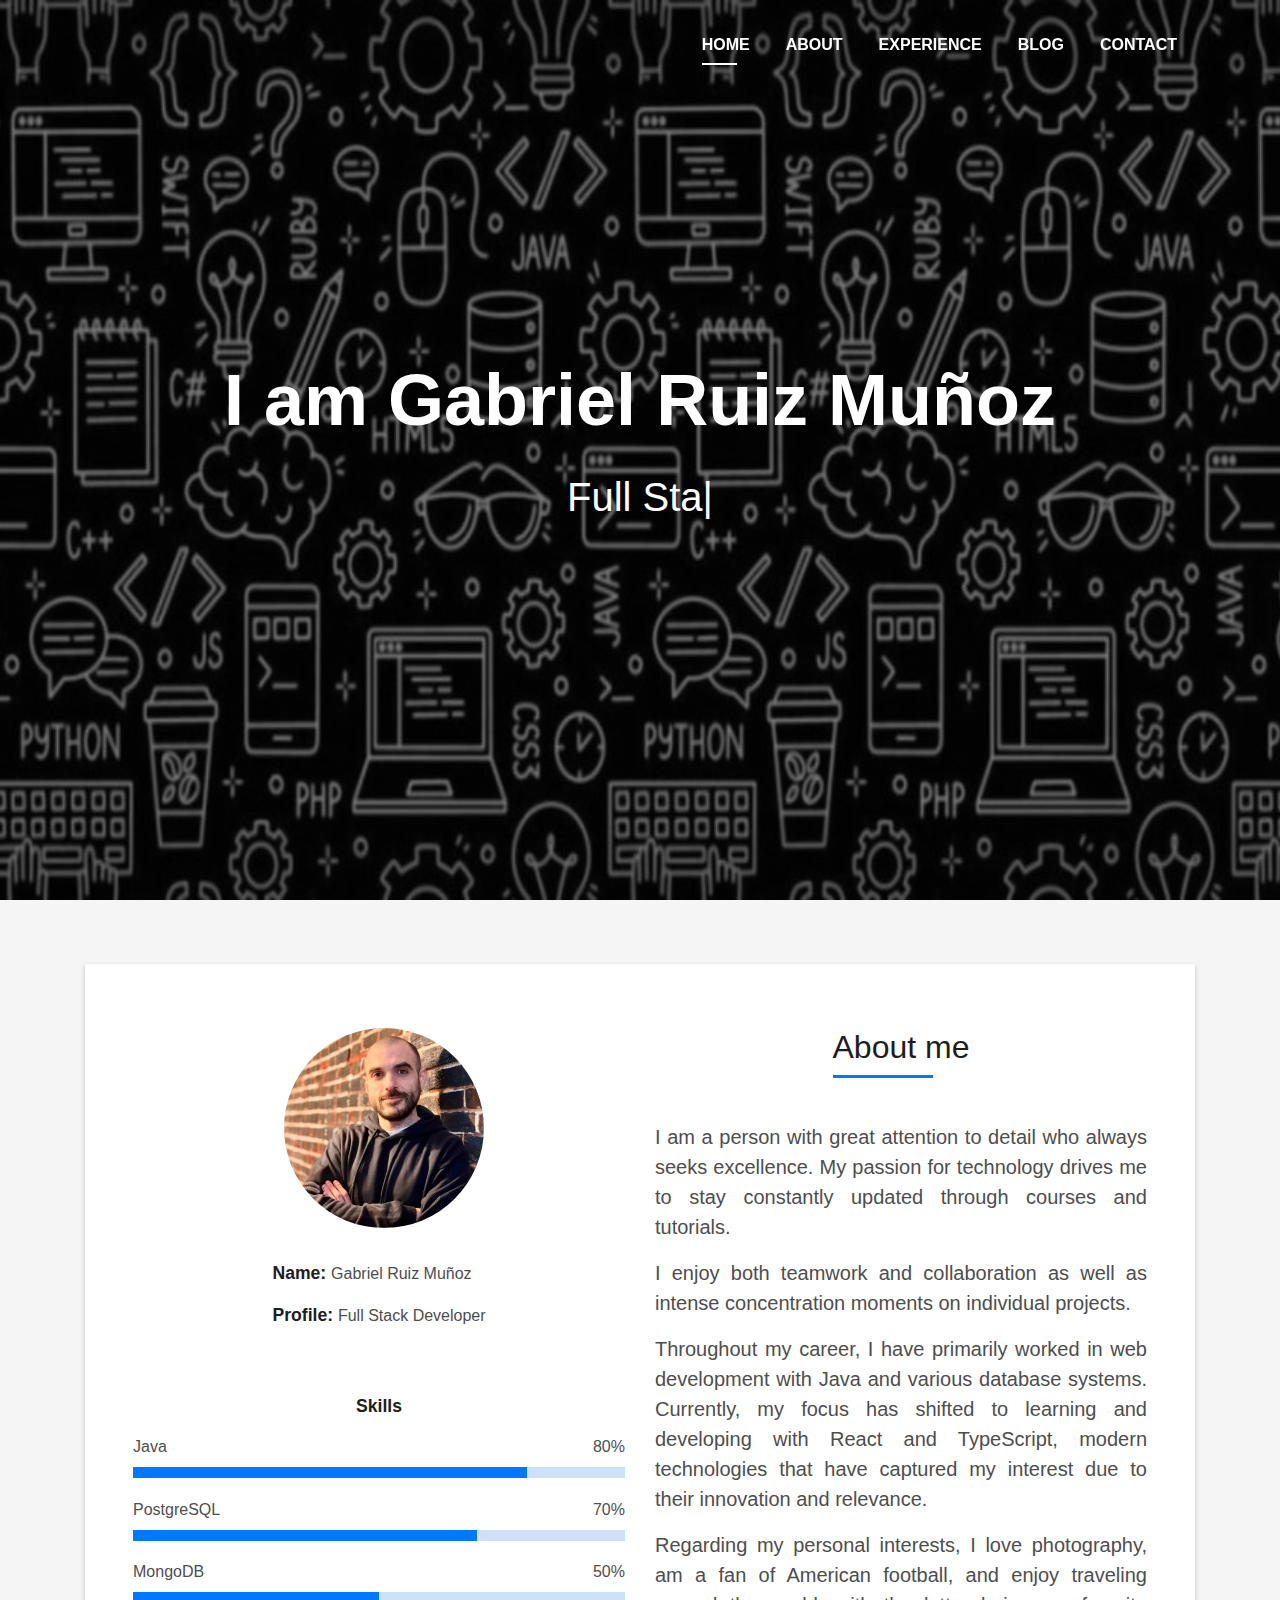
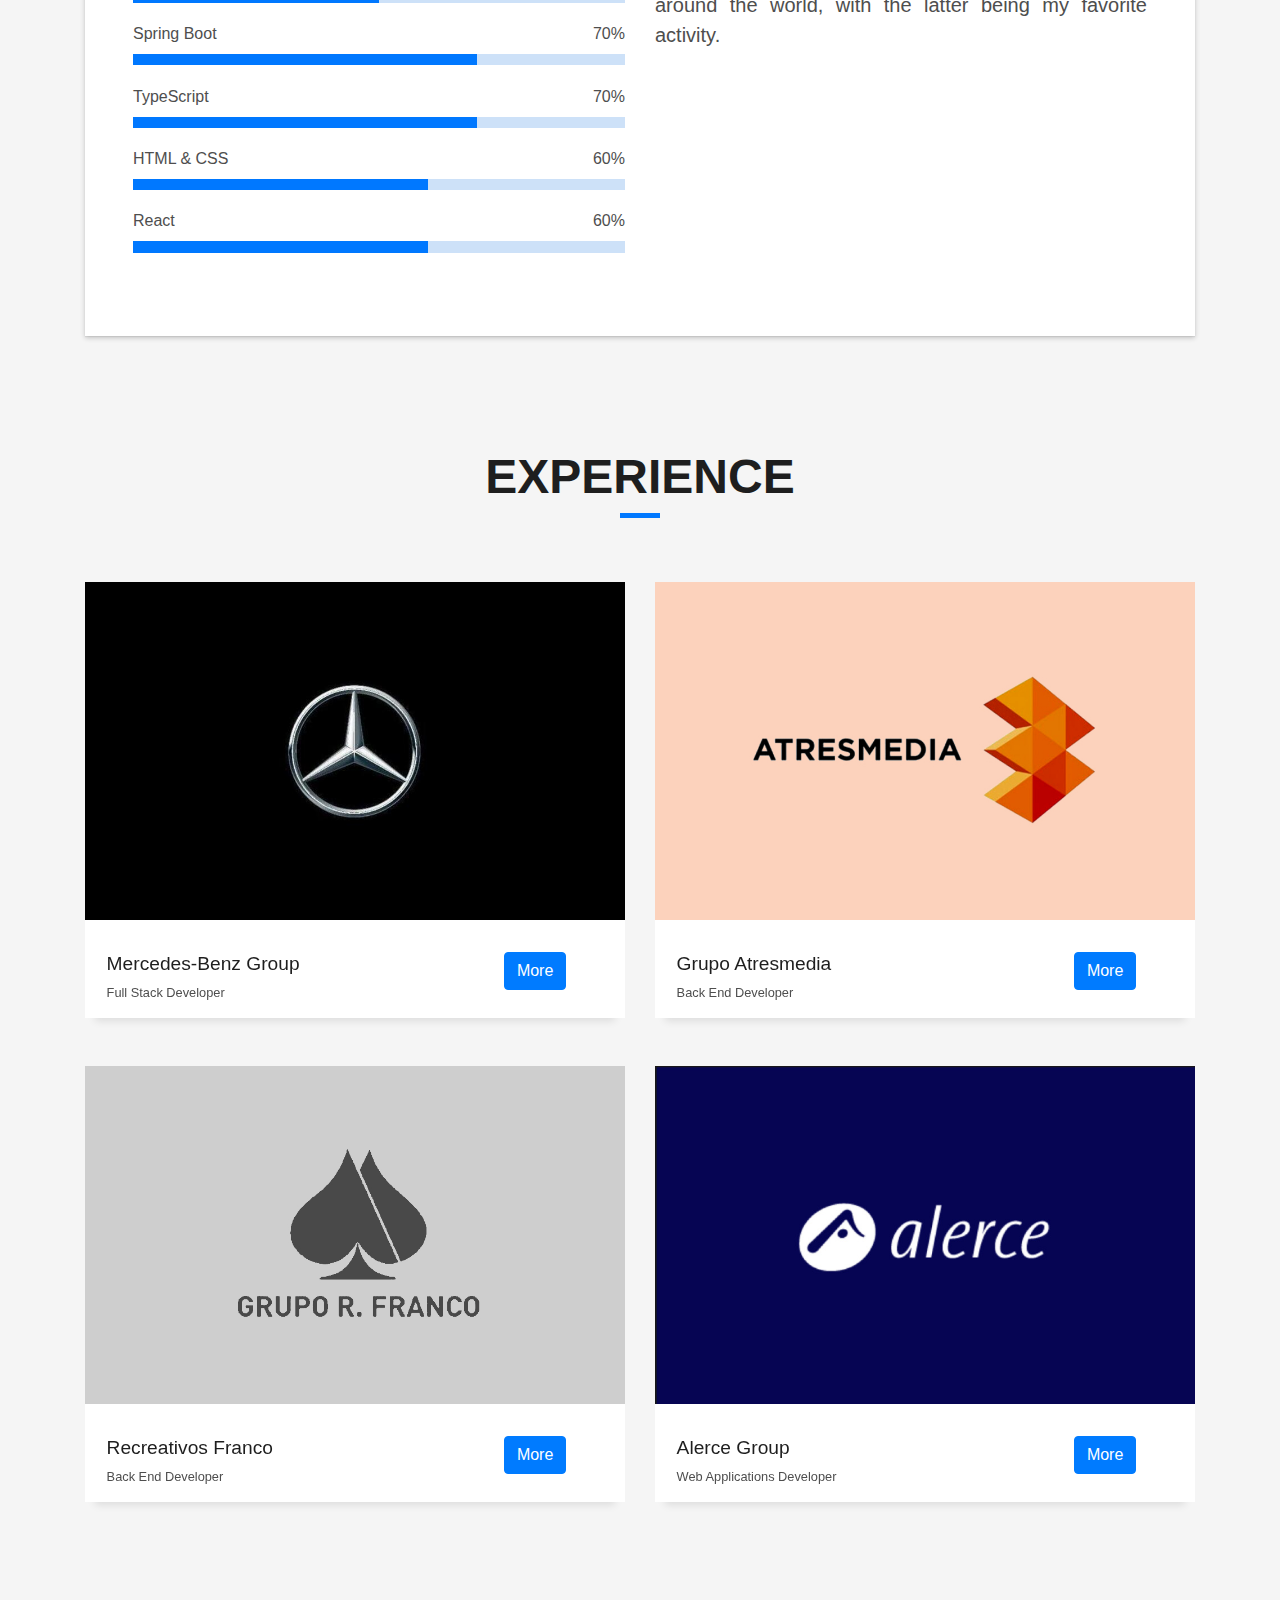
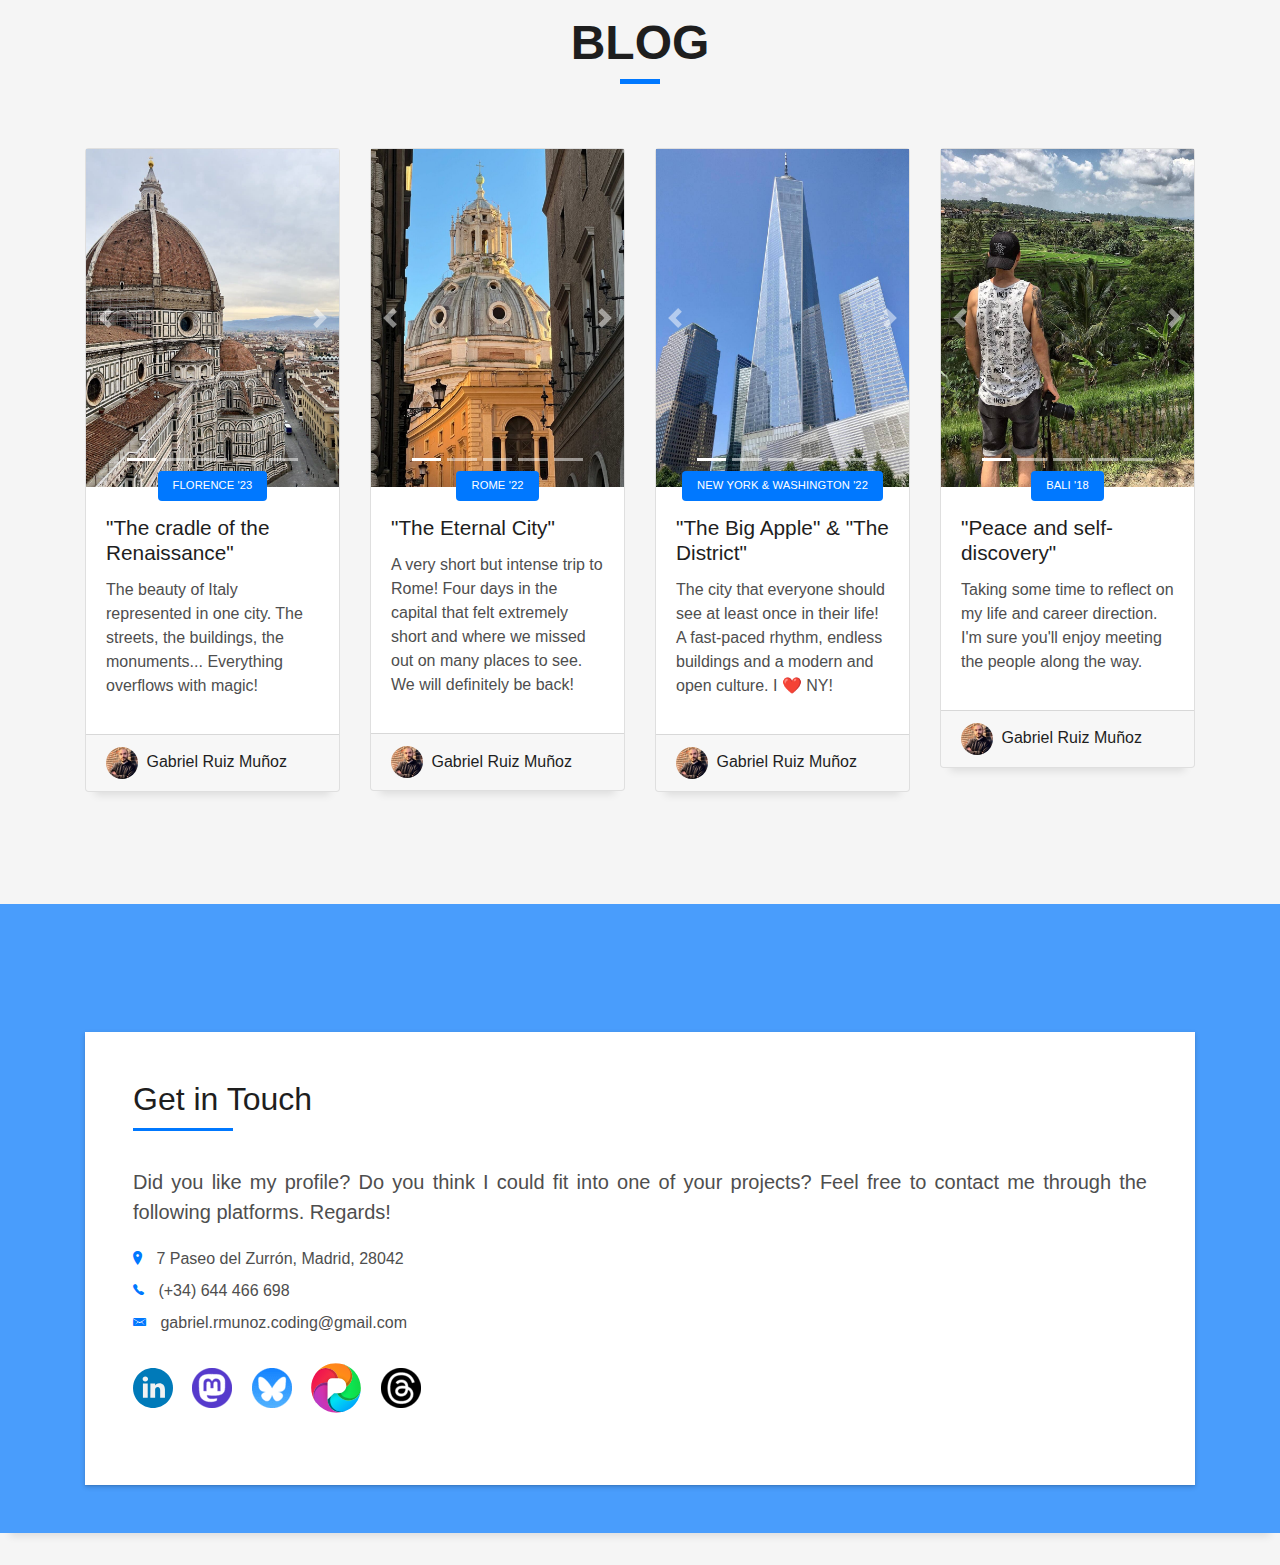
<file: index.html>
<!DOCTYPE html>
<html lang="en">
  <head>
    <meta charset="utf-8">
    <title>CV Gabriel Ruiz Muñoz</title>
    <meta content="width=device-width, initial-scale=1.0" name="viewport">
    <meta content="" name="keywords">
    <meta content="" name="description">
    <!-- Favicons -->
    <link href="img/favicon.png" rel="icon">
    <link href="img/apple-touch-icon.png" rel="apple-touch-icon">
    <!-- Bootstrap CSS File -->
    <link href="lib/bootstrap/css/bootstrap.min.css" rel="stylesheet">
    <!-- Libraries CSS Files -->
    <link href="lib/font-awesome/css/font-awesome.min.css" rel="stylesheet">
    <link href="lib/animate/animate.min.css" rel="stylesheet">
    <link href="lib/ionicons/css/ionicons.min.css" rel="stylesheet">
    <link href="lib/owlcarousel/assets/owl.carousel.min.css" rel="stylesheet">
    <link href="lib/lightbox/css/lightbox.min.css" rel="stylesheet">
    <!-- Main Stylesheet File -->
    <link href="css/style.css" rel="stylesheet">
  </head>
  <body id="page-top">
    <!--/ Nav Star /-->
    <nav class="navbar navbar-b navbar-trans navbar-expand-md fixed-top" id="mainNav">
      <div class="container">
        <button class="navbar-toggler collapsed" type="button" data-toggle="collapse" data-target="#navbarDefault" aria-controls="navbarDefault" aria-expanded="false" aria-label="Toggle navigation">
          <span></span>
          <span></span>
          <span></span>
        </button>
        <div class="navbar-collapse collapse justify-content-end" id="navbarDefault">
          <ul class="navbar-nav">
            <li class="nav-item">
              <a class="nav-link js-scroll active" href="#home">Home</a>
            </li>
            <li class="nav-item">
              <a class="nav-link js-scroll" href="#about">About</a>
            </li>
            <li class="nav-item">
              <a class="nav-link js-scroll" href="#work">Experience</a>
            </li>
            <li class="nav-item">
              <a class="nav-link js-scroll" href="#blog">Blog</a>
            </li>
            <li class="nav-item">
              <a class="nav-link js-scroll" href="#contact">Contact</a>
            </li>
          </ul>
        </div>
      </div>
    </nav>
    <!--/ Nav End /-->
    <!--/ Intro Skew Star /-->
    <div id="home" class="intro route bg-image" style="background-image: url(img/header.jpg)">
      <div class="overlay-itro"></div>
      <div class="intro-content display-table">
        <div class="table-cell">
          <div class="container">
            <h1 class="intro-title mb-4">I am Gabriel Ruiz Muñoz</h1>
            <p class="intro-subtitle">
              <span class="text-slider-items">Full Stack Developer, Back End Developer, Front End Developer, Amateur Photographer</span>
              <strong class="text-slider"></strong>
            </p>
          </div>
        </div>
      </div>
    </div>
    <!--/ Intro Skew End /-->
    <section id="about" class="about-mf sect-pt4 route">
      <div class="container">
        <div class="row">
          <div class="col-sm-12">
            <div class="box-shadow-full">
              <div class="row">
                <div class="col-md-6">
                  <div class="row">
                    <div class="col-12 flex-center">
                      <div class="about-img">
                        <img src="img/profile.jpeg" alt="" class="rounded-circle b-shadow-a">
                      </div>
                    </div>
                    <div class="col-12 flex-center">
                      <div>
                        <p>
                          <span class="title-s">Name: </span>
                          <span>Gabriel Ruiz Muñoz</span>
                        </p>
                        <p>
                          <span class="title-s">Profile: </span>
                          <span>Full Stack Developer</span>
                        </p>
                      </div>
                    </div>
                  </div>
                  <div class="skill-mf">
                    <p class="title-s flex-center">Skills</p>
                    <span>Java</span>
                    <span class="pull-right">80%</span>
                    <div class="progress">
                      <div class="progress-bar" role="progressbar" style="width: 80%;" aria-valuenow="80" aria-valuemin="0" aria-valuemax="100"></div>
                    </div>
                    <span>PostgreSQL</span>
                    <span class="pull-right">70%</span>
                    <div class="progress">
                      <div class="progress-bar" role="progressbar" style="width: 70%" aria-valuenow="70" aria-valuemin="0" aria-valuemax="100"></div>
                    </div>
                    <span>MongoDB</span>
                    <span class="pull-right">50%</span>
                    <div class="progress">
                      <div class="progress-bar" role="progressbar" style="width: 50%" aria-valuenow="50" aria-valuemin="0" aria-valuemax="100"></div>
                    </div>
                    <span>Spring Boot</span>
                    <span class="pull-right">70%</span>
                    <div class="progress">
                      <div class="progress-bar" role="progressbar" style="width: 70%" aria-valuenow="70" aria-valuemin="0" aria-valuemax="100"></div>
                    </div>
                    <span>TypeScript</span>
                    <span class="pull-right">70%</span>
                    <div class="progress">
                      <div class="progress-bar" role="progressbar" style="width: 70%" aria-valuenow="70" aria-valuemin="0" aria-valuemax="100"></div>
                    </div>
                    <span>HTML & CSS</span>
                    <span class="pull-right">60%</span>
                    <div class="progress">
                      <div class="progress-bar" role="progressbar" style="width: 60%" aria-valuenow="60" aria-valuemin="0" aria-valuemax="100"></div>
                    </div>
                    <span>React</span>
                    <span class="pull-right">60%</span>
                    <div class="progress">
                      <div class="progress-bar" role="progressbar" style="width: 60%;" aria-valuenow="60" aria-valuemin="0" aria-valuemax="100"></div>
                    </div>
                  </div>
                </div>
                <div class="col-md-6">
                  <div class="about-me pt-4 pt-md-0 flex-center">
                    <div class="title-box-2">
                      <h5 class="title-left"> About me </h5>
                    </div>
                    <p class="lead text-justify"> I am a person with great attention to detail who always seeks excellence. My passion for technology drives me to stay constantly updated through courses and tutorials. </p>
                    <p class="lead text-justify"> I enjoy both teamwork and collaboration as well as intense concentration moments on individual projects. </p>
                    <p class="lead text-justify"> 
                      Throughout my career, I have primarily worked in web development with Java and various database systems. Currently, my focus has shifted to learning and developing with React and TypeScript, modern technologies that have captured my interest due to their innovation and relevance. </p>
                    <p class="lead text-justify"> Regarding my personal interests, I love photography, am a fan of American football, and enjoy traveling around the world, with the latter being my favorite activity. </p>
                  </div>
                </div>
              </div>
            </div>
          </div>
        </div>
      </div>
    </section>
    <!--/ Section Portfolio Star /-->
    <section id="work" class="portfolio-mf sect-pt4 route">
      <div class="container">
        <div class="row">
          <div class="col-sm-12">
            <div class="title-box text-center">
              <h3 class="title-a"> Experience </h3>
              <div class="line-mf"></div>
            </div>
          </div>
        </div>
        <div class="row">
          <div class="col-md-6">
            <div class="work-box">
              <div class="work-img">
                <img src="img/mercedes.jpg" alt="" class="img-fluid">
              </div>
              <div class="work-content">
                <div class="row">
                  <div class="col-8">
                    <h2 class="w-title">Mercedes-Benz Group</h2>
                    <div class="w-more">
                      <span class="w-date">Full Stack Developer</span>
                    </div>
                  </div>
                  <div class="col-4">
                    <div class="w-more flex-end">
                      <!-- Button trigger modal -->
                      <button type="button" class="btn btn-primary" data-toggle="modal" data-target="#mercedesModalCenter"> More </button>
                      <!-- Modal -->
                      <div class="modal fade" id="mercedesModalCenter" tabindex="-1" role="dialog" aria-labelledby="mercedesModalCenterTitle" aria-hidden="true">
                        <div class="modal-dialog modal-dialog-centered" role="document">
                          <div class="modal-content">
                            <div class="modal-header">
                              <h5 class="modal-title" id="mercedesModalLongTitle">Full Stack Developer</h5>
                              <button type="button" class="close" data-dismiss="modal" aria-label="Close">
                                <span aria-hidden="true">&times;</span>
                              </button>
                            </div>
                            <div class="modal-body-custom">
                              <div class="row">
                                <div class="col-2 custom-icon">🖥️</div>
                                <div class="col-10">
                                  <p class="custom-lead text-justify">Back-end development with TypeScript, NodeJS and Express.</p>
                                </div>
                              </div>
                              <div class="row">
                                <div class="col-2 custom-icon">💻</div>
                                <div class="col-10">
                                  <p class="custom-lead text-justify">Front-end development with React, TypeScript, NodeJS and Axios.</p>
                                </div>
                              </div>
                              <div class="row">
                                <div class="col-2 custom-icon">💽</div>
                                <div class="col-10">
                                  <p class="custom-lead text-justify">Management of PostgreSQL databases.</p>
                                </div>
                              </div>
                              <div class="row">
                                <div class="col-2 custom-icon">📡</div>
                                <div class="col-10">
                                  <p class="custom-lead text-justify">Creation and coding of API Rest services.</p>
                                </div>
                              </div>
                              <div class="row">
                                <div class="col-2 custom-icon">📂</div>
                                <div class="col-10">
                                  <p class="custom-lead text-justify">Version control using Git.</p>
                                </div>
                              </div>
                              <div class="row">
                                <div class="col-2 custom-icon">📥</div>
                                <div class="col-10">
                                  <p class="custom-lead text-justify">Dependency control using NPM.</p>
                                </div>
                              </div>
                              <div class="row">
                                <div class="col-2 custom-icon">✅</div>
                                <div class="col-10">
                                  <p class="custom-lead text-justify">Development, testing and maintenance of the quality of developments and improvements by creating unit tests with Jest.</p>
                                </div>
                              </div>
                              <div class="row">
                                <div class="col-2 custom-icon">📈</div>
                                <div class="col-10">
                                  <p class="custom-lead text-justify">Dynamics under the AGILE framework.</p>
                                </div>
                              </div>
                              <div class="row">
                                <div class="col-2 custom-icon">📒</div>
                                <div class="col-10">
                                  <p class="custom-lead text-justify">Workspace based on Atlassian Confluence.</p>
                                </div>
                              </div>
                              <div class="row">
                                <div class="col-2 custom-icon">📆</div>
                                <div class="col-10">
                                  <p class="custom-lead text-justify">Task control using JIRA from Atlassian.</p>
                                </div>
                              </div>
                              <div class="row">
                                <div class="col-2 custom-icon">🛠</div>
                                <div class="col-10">
                                  <p class="custom-lead text-justify">Tools: VS Code, Postman, DBeaver, Docker.</p>
                                </div>
                              </div>
                            </div>
                            <div class="modal-footer">
                              <button type="button" class="btn btn-primary" data-dismiss="modal">Close</button>
                            </div>
                          </div>
                        </div>
                      </div>
                    </div>
                  </div>
                </div>
              </div>
            </div>
          </div>
          <div class="col-md-6">
            <div class="work-box">
              <div class="work-img">
                <img src="img/atresmedia.jpg" alt="" class="img-fluid">
              </div>
              <div class="work-content">
                <div class="row">
                  <div class="col-8">
                    <h2 class="w-title">Grupo Atresmedia</h2>
                    <div class="w-more">
                      <span class="w-date">Back End Developer</span>
                    </div>
                  </div>
                  <div class="col-4">
                    <div class="w-more flex-end">
                      <!-- Button trigger modal -->
                      <button type="button" class="btn btn-primary" data-toggle="modal" data-target="#atresmediaModalCenter"> More </button>
                      <!-- Modal -->
                      <div class="modal fade" id="atresmediaModalCenter" tabindex="-1" role="dialog" aria-labelledby="atresmediaModalCenterTitle" aria-hidden="true">
                        <div class="modal-dialog modal-dialog-centered" role="document">
                          <div class="modal-content">
                            <div class="modal-header">
                              <h5 class="modal-title" id="atresmediaModalLongTitle">Back End Developer</h5>
                              <button type="button" class="close" data-dismiss="modal" aria-label="Close">
                                <span aria-hidden="true">&times;</span>
                              </button>
                            </div>
                            <div class="modal-body-custom">
                              <div class="row">
                                <div class="col-2 custom-icon">🖥️</div>
                                <div class="col-10">
                                  <p class="custom-lead text-justify">Back-end development using Java as an intermediate language.</p>
                                </div>
                              </div>
                              <div class="row">
                                <div class="col-2 custom-icon">💽</div>
                                <div class="col-10">
                                  <p class="custom-lead text-justify">Management of PostgreSQL and MongoDB databases.</p>
                                </div>
                              </div>
                              <div class="row">
                                <div class="col-2 custom-icon">💻</div>
                                <div class="col-10">
                                  <p class="custom-lead text-justify">Front-end development with FreeMarker.</p>
                                </div>
                              </div>
                              <div class="row">
                                <div class="col-2 custom-icon">📡</div>
                                <div class="col-10">
                                  <p class="custom-lead text-justify">Creation and coding of RESTful web services.</p>
                                </div>
                              </div>
                              <div class="row">
                                <div class="col-2 custom-icon">🌿</div>
                                <div class="col-10">
                                  <p class="custom-lead text-justify">Creation and coding of microservices with SpringBoot and Spring MVC.</p>
                                </div>
                              </div>
                              <div class="row">
                                <div class="col-2 custom-icon">🧪</div>
                                <div class="col-10">
                                  <p class="custom-lead text-justify">CI/CD control using Jenkins.</p>
                                </div>
                              </div>
                              <div class="row">
                                <div class="col-2 custom-icon">📂</div>
                                <div class="col-10">
                                  <p class="custom-lead text-justify">Version control using Git.</p>
                                </div>
                              </div>
                              <div class="row">
                                <div class="col-2 custom-icon">📥</div>
                                <div class="col-10">
                                  <p class="custom-lead text-justify">Dependency control using Maven.</p>
                                </div>
                              </div>
                              <div class="row">
                                <div class="col-2 custom-icon">✅</div>
                                <div class="col-10">
                                  <p class="custom-lead text-justify">Development, testing and maintenance of the quality of developments and improvements by creating unit tests using JUnit framework.</p>
                                </div>
                              </div>
                              <div class="row">
                                <div class="col-2 custom-icon">📈</div>
                                <div class="col-10">
                                  <p class="custom-lead text-justify">Dynamics under the SCRUM philosophy with task control using Atlassian JIRA.</p>
                                </div>
                              </div>
                              <div class="row">
                                <div class="col-2 custom-icon">📒</div>
                                <div class="col-10">
                                  <p class="custom-lead text-justify">Workspace based on Atlassian Confluence.</p>
                                </div>
                              </div>
                              <div class="modal-footer">
                                <button type="button" class="btn btn-primary" data-dismiss="modal">Close</button>
                              </div>
                            </div>
                          </div>
                        </div>
                      </div>
                    </div>
                  </div>
                </div>
              </div>
            </div>
          </div>
          <div class="col-md-6">
            <div class="work-box">
              <div class="work-img">
                <img src="img/franco.jpg" alt="" class="img-fluid">
              </div>
              <div class="work-content">
                <div class="row">
                  <div class="col-8">
                    <h2 class="w-title">Recreativos Franco</h2>
                    <div class="w-more">
                      <span class="w-date">Back End Developer</span>
                    </div>
                  </div>
                  <div class="col-4">
                    <div class="w-more flex-end">
                      <!-- Button trigger modal -->
                      <button type="button" class="btn btn-primary" data-toggle="modal" data-target="#francoModalCenter"> More </button>
                      <!-- Modal -->
                      <div class="modal fade" id="francoModalCenter" tabindex="-1" role="dialog" aria-labelledby="francoModalCenterTitle" aria-hidden="true">
                        <div class="modal-dialog modal-dialog-centered" role="document">
                          <div class="modal-content">
                            <div class="modal-header">
                              <h5 class="modal-title" id="francoModalLongTitle">Back End Developer</h5>
                              <button type="button" class="close" data-dismiss="modal" aria-label="Close">
                                <span aria-hidden="true">&times;</span>
                              </button>
                            </div>
                            <div class="modal-body-custom">
                              <div class="row">
                                <div class="col-2 custom-icon">🖥️</div>
                                <div class="col-10">
                                  <p class="custom-lead text-justify">Pure back-end development with Java.</p>
                                </div>
                              </div>
                              <div class="row">
                                <div class="col-2 custom-icon">🎲</div>
                                <div class="col-10">
                                  <p class="custom-lead text-justify">Development of the logic of slot type machines and roulettes present in casinos.</p>
                                </div>
                              </div>
                              <div class="row">
                                <div class="col-2 custom-icon">📡</div>
                                <div class="col-10">
                                  <p class="custom-lead text-justify">Use of microservices.</p>
                                </div>
                              </div>
                              <div class="row">
                                <div class="col-2 custom-icon">📥</div>
                                <div class="col-10">
                                  <p class="custom-lead text-justify">Dependency control using Gradle.</p>
                                </div>
                              </div>
                              <div class="row">
                                <div class="col-2 custom-icon">📂</div>
                                <div class="col-10">
                                  <p class="custom-lead text-justify">Version control using CVS.</p>
                                </div>
                              </div>
                              <div class="row">
                                <div class="col-2 custom-icon">✅</div>
                                <div class="col-10">
                                  <p class="custom-lead text-justify">Development, testing and maintenance of the quality of developments and improvements through the creation of unit tests using the JUnit framework.</p>
                                </div>
                              </div>
                              <div class="row">
                                <div class="col-2 custom-icon">📈</div>
                                <div class="col-10">
                                  <p class="custom-lead text-justify">Dynamics under the SCRUM philosophy.</p>
                                </div>
                              </div>
                              <div class="row">
                                <div class="col-2 custom-icon">📒</div>
                                <div class="col-10">
                                  <p class="custom-lead text-justify">Workspace based on Atlassian Confluence.</p>
                                </div>
                              </div>
                              <div class="row">
                                <div class="col-2 custom-icon">📆</div>
                                <div class="col-10">
                                  <p class="custom-lead text-justify">Task control using Atlassian JIRA.</p>
                                </div>
                              </div>
                            </div>
                            <div class="modal-footer">
                              <button type="button" class="btn btn-primary" data-dismiss="modal">Close</button>
                            </div>
                          </div>
                        </div>
                      </div>
                    </div>
                  </div>
                </div>
              </div>
            </div>
          </div>
          <div class="col-md-6">
            <div class="work-box">
              <div class="work-img">
                <img src="img/alerce.jpg" alt="" class="img-fluid">
              </div>
              <div class="work-content">
                <div class="row">
                  <div class="col-8">
                    <h2 class="w-title">Alerce Group</h2>
                    <div class="w-more">
                      <span class="w-date">Web Applications Developer</span>
                    </div>
                  </div>
                  <div class="col-4">
                    <div class="w-more flex-end">
                      <!-- Button trigger modal -->
                      <button type="button" class="btn btn-primary" data-toggle="modal" data-target="#alerceModalCenter"> More </button>
                      <!-- Modal -->
                      <div class="modal fade" id="alerceModalCenter" tabindex="-1" role="dialog" aria-labelledby="alerceModalCenterTitle" aria-hidden="true">
                        <div class="modal-dialog modal-dialog-centered" role="document">
                          <div class="modal-content">
                            <div class="modal-header">
                              <h5 class="modal-title" id="alerceModalLongTitle">Web Applications Developer</h5>
                              <button type="button" class="close" data-dismiss="modal" aria-label="Close">
                                <span aria-hidden="true">&times;</span>
                              </button>
                            </div>
                            <div class="modal-body-custom">
                              <div class="row">
                                <div class="col-2 custom-icon">🖥️</div>
                                <div class="col-10">
                                  <p class="custom-lead text-justify">Back-end development using Java as the intermediate language.</p>
                                </div>
                              </div>
                              <div class="row">
                                <div class="col-2 custom-icon">💻</div>
                                <div class="col-10">
                                  <p class="custom-lead text-justify">Front-end development with HTML, CSS, JavaScript, JSP and property JSTL libraries.</p>
                                </div>
                              </div>
                              <div class="row">
                                <div class="col-2 custom-icon">💽</div>
                                <div class="col-10">
                                  <p class="custom-lead text-justify">Development of complex database objects like stored procedures, packages, objects, functions, scripts and triggers using Oracle's SQL and PL/SQL.</p>
                                </div>
                              </div>
                              <div class="row">
                                <div class="col-2 custom-icon">✅</div>
                                <div class="col-10">
                                  <p class="custom-lead text-justify">Testing of coding modifications and assisted with application and system testing to minimize errors and downtime.</p>
                                </div>
                              </div>
                              <div class="row">
                                <div class="col-2 custom-icon">📡</div>
                                <div class="col-10">
                                  <p class="custom-lead text-justify">Creation and coding of RESTful Web Services.</p>
                                </div>
                              </div>
                              <div class="row">
                                <div class="col-2 custom-icon">📥</div>
                                <div class="col-10">
                                  <p class="custom-lead text-justify">Dependency control using Maven.</p>
                                </div>
                              </div>
                              <div class="row">
                                <div class="col-2 custom-icon">🪶</div>
                                <div class="col-10">
                                  <p class="custom-lead text-justify">Development using MVC patterns with Struts.</p>
                                </div>
                              </div>
                              <div class="row">
                                <div class="col-2 custom-icon">📂</div>
                                <div class="col-10">
                                  <p class="custom-lead text-justify">Version control using Apache Subversion.</p>
                                </div>
                              </div>
                              <div class="row">
                                <div class="col-2 custom-icon">📆</div>
                                <div class="col-10">
                                  <p class="custom-lead text-justify">Task management using JIRA.</p>
                                </div>
                              </div>
                              <div class="row">
                                <div class="col-2 custom-icon">📦</div>
                                <div class="col-10">
                                  <p class="custom-lead text-justify">Continuous code quality using SonarQube.</p>
                                </div>
                              </div>
                              <div class="modal-footer">
                                <button type="button" class="btn btn-primary" data-dismiss="modal">Close</button>
                              </div>
                            </div>
                          </div>
                        </div>
                      </div>
                    </div>
                  </div>
                </div>
              </div>
            </div>
          </div>
        </div>
    </section>
    <!--/ Section Blog Star /-->
    <section id="blog" class="blog-mf sect-pt4 route">
      <div class="container">
        <div class="row">
          <div class="col-sm-12">
            <div class="title-box text-center">
              <h3 class="title-a"> Blog </h3>
              <div class="line-mf"></div>
            </div>
          </div>
        </div>
        <div class="row">
          <div class="col-md-3">
            <div class="card card-blog">
              <div class="card-img">
                <div id="florenceCarouselIndicators" class="carousel slide" data-ride="carousel">
                  <ol class="carousel-indicators">
                    <li data-target="#florenceCarouselIndicators" data-slide-to="0" class="active"></li>
                    <li data-target="#florenceCarouselIndicators" data-slide-to="1"></li>
                    <li data-target="#florenceCarouselIndicators" data-slide-to="2"></li>
                    <li data-target="#florenceCarouselIndicators" data-slide-to="3"></li>
                    <li data-target="#florenceCarouselIndicators" data-slide-to="4"></li>
                  </ol>
                  <div class="carousel-inner">
                    <div class="carousel-item active">
                      <img class="d-block w-100" src="img/florence1.jpg" alt="First slide">
                    </div>
                    <div class="carousel-item">
                      <img class="d-block w-100" src="img/florence2.jpg" alt="Second slide">
                    </div>
                    <div class="carousel-item">
                      <img class="d-block w-100" src="img/florence3.jpg" alt="Third slide">
                    </div>
                    <div class="carousel-item">
                      <img class="d-block w-100" src="img/florence4.jpg" alt="Fourth slide">
                    </div>
                    <div class="carousel-item">
                      <img class="d-block w-100" src="img/florence5.jpg" alt="Fifth slide">
                    </div>
                  </div>
                  <a class="carousel-control-prev" href="#florenceCarouselIndicators" role="button" data-slide="prev">
                    <span class="carousel-control-prev-icon" aria-hidden="true"></span>
                    <span class="sr-only">Previous</span>
                  </a>
                  <a class="carousel-control-next" href="#florenceCarouselIndicators" role="button" data-slide="next">
                    <span class="carousel-control-next-icon" aria-hidden="true"></span>
                    <span class="sr-only">Next</span>
                  </a>
                </div>
              </div>
              <div class="card-body">
                <div class="card-category-box">
                  <div class="card-category">
                    <h6 class="category">Florence '23</h6>
                  </div>
                </div>
                <h3 class="card-title">
                  <a>"The cradle of the Renaissance"</a>
                </h3> 
                <p class="card-description"> The beauty of Italy represented in one city. The streets, the buildings, the monuments... Everything overflows with magic! </p>
              </div>
              <div class="card-footer">
                <div class="post-author">
                  <a href="#">
                    <img src="img/profile.jpeg" alt="" class="avatar rounded-circle">
                    <span class="author">Gabriel Ruiz Muñoz</span>
                  </a>
                </div>
              </div>
            </div>
          </div>
          <div class="col-md-3">
            <div class="card card-blog">
              <div class="card-img">
                <div id="romeCarouselIndicators" class="carousel slide" data-ride="carousel">
                  <ol class="carousel-indicators">
                    <li data-target="#romeCarouselIndicators" data-slide-to="0" class="active"></li>
                    <li data-target="#romeCarouselIndicators" data-slide-to="1"></li>
                    <li data-target="#romeCarouselIndicators" data-slide-to="2"></li>
                    <li data-target="#romeCarouselIndicators" data-slide-to="3"></li>
                    <li data-target="#romeCarouselIndicators" data-slide-to="4"></li>
                  </ol>
                  <div class="carousel-inner">
                    <div class="carousel-item active">
                      <img class="d-block w-100" src="img/rome1.jpg" alt="First slide">
                    </div>
                    <div class="carousel-item">
                      <img class="d-block w-100" src="img/rome2.jpg" alt="Second slide">
                    </div>
                    <div class="carousel-item">
                      <img class="d-block w-100" src="img/rome3.jpg" alt="Third slide">
                    </div>
                    <div class="carousel-item">
                      <img class="d-block w-100" src="img/rome4.jpg" alt="Fourth slide">
                    </div>
                    <div class="carousel-item">
                      <img class="d-block w-100" src="img/rome5.jpg" alt="Fifth slide">
                    </div>
                  </div>
                  <a class="carousel-control-prev" href="#romeCarouselIndicators" role="button" data-slide="prev">
                    <span class="carousel-control-prev-icon" aria-hidden="true"></span>
                    <span class="sr-only">Previous</span>
                  </a>
                  <a class="carousel-control-next" href="#romeCarouselIndicators" role="button" data-slide="next">
                    <span class="carousel-control-next-icon" aria-hidden="true"></span>
                    <span class="sr-only">Next</span>
                  </a>
                </div>
              </div>
              <div class="card-body">
                <div class="card-category-box">
                  <div class="card-category">
                    <h6 class="category">Rome '22</h6>
                  </div>
                </div>
                <h3 class="card-title">
                  <a>"The Eternal City"</a>
                </h3> 
                <p class="card-description"> A very short but intense trip to Rome! Four days in the capital that felt extremely short and where we missed out on many places to see. We will definitely be back! </p>
              </div>
              <div class="card-footer">
                <div class="post-author">
                  <a href="#">
                    <img src="img/profile.jpeg" alt="" class="avatar rounded-circle">
                    <span class="author">Gabriel Ruiz Muñoz</span>
                  </a>
                </div>
              </div>
            </div>
          </div>
          <div class="col-md-3">
            <div class="card card-blog">
              <div class="card-img">
                <div id="newyorkCarouselIndicators" class="carousel slide" data-ride="carousel">
                  <ol class="carousel-indicators">
                    <li data-target="#newyorkCarouselIndicators" data-slide-to="0" class="active"></li>
                    <li data-target="#newyorkCarouselIndicators" data-slide-to="1"></li>
                    <li data-target="#newyorkCarouselIndicators" data-slide-to="2"></li>
                    <li data-target="#newyorkCarouselIndicators" data-slide-to="3"></li>
                    <li data-target="#newyorkCarouselIndicators" data-slide-to="4"></li>
                  </ol>
                  <div class="carousel-inner">
                    <div class="carousel-item active">
                      <img class="d-block w-100" src="img/newyork1.jpg" alt="First slide">
                    </div>
                    <div class="carousel-item">
                      <img class="d-block w-100" src="img/newyork2.jpg" alt="Second slide">
                    </div>
                    <div class="carousel-item">
                      <img class="d-block w-100" src="img/newyork3.jpg" alt="Third slide">
                    </div>
                    <div class="carousel-item">
                      <img class="d-block w-100" src="img/washington1.jpg" alt="Fourth slide">
                    </div>
                    <div class="carousel-item">
                      <img class="d-block w-100" src="img/washington2.jpg" alt="Fifth slide">
                    </div>
                  </div>
                  <a class="carousel-control-prev" href="#newyorkCarouselIndicators" role="button" data-slide="prev">
                    <span class="carousel-control-prev-icon" aria-hidden="true"></span>
                    <span class="sr-only">Previous</span>
                  </a>
                  <a class="carousel-control-next" href="#newyorkCarouselIndicators" role="button" data-slide="next">
                    <span class="carousel-control-next-icon" aria-hidden="true"></span>
                    <span class="sr-only">Next</span>
                  </a>
                </div>
              </div>
              <div class="card-body">
                <div class="card-category-box">
                  <div class="card-category">
                    <h6 class="category">New York & Washington '22</h6>
                  </div>
                </div>
                <h3 class="card-title">
                  <a>"The Big Apple" & "The District" </a>
                </h3>
                <p class="card-description"> The city that everyone should see at least once in their life! A fast-paced rhythm, endless buildings and a modern and open culture. I ❤️ NY!</p>
              </div>
              <div class="card-footer">
                <div class="post-author">
                  <a href="#">
                    <img src="img/profile.jpeg" alt="" class="avatar rounded-circle">
                    <span class="author">Gabriel Ruiz Muñoz</span>
                  </a>
                </div>
              </div>
            </div>
          </div>
          <div class="col-md-3">
            <div class="card card-blog">
              <div class="card-img">
                <div id="baliCarouselIndicators" class="carousel slide" data-ride="carousel">
                  <ol class="carousel-indicators">
                    <li data-target="#baliCarouselIndicators" data-slide-to="0" class="active"></li>
                    <li data-target="#baliCarouselIndicators" data-slide-to="1"></li>
                    <li data-target="#baliCarouselIndicators" data-slide-to="2"></li>
                    <li data-target="#baliCarouselIndicators" data-slide-to="3"></li>
                    <li data-target="#baliCarouselIndicators" data-slide-to="4"></li>
                  </ol>
                  <div class="carousel-inner">
                    <div class="carousel-item active">
                      <img class="d-block w-100" src="img/bali1.jpg" alt="First slide">
                    </div>
                    <div class="carousel-item">
                      <img class="d-block w-100" src="img/bali2.jpg" alt="Second slide">
                    </div>
                    <div class="carousel-item">
                      <img class="d-block w-100" src="img/bali3.jpg" alt="Third slide">
                    </div>
                    <div class="carousel-item">
                      <img class="d-block w-100" src="img/bali4.jpg" alt="Fourth slide">
                    </div>
                    <div class="carousel-item">
                      <img class="d-block w-100" src="img/bali5.jpg" alt="Fifth slide">
                    </div>
                  </div>
                  <a class="carousel-control-prev" href="#baliCarouselIndicators" role="button" data-slide="prev">
                    <span class="carousel-control-prev-icon" aria-hidden="true"></span>
                    <span class="sr-only">Previous</span>
                  </a>
                  <a class="carousel-control-next" href="#baliCarouselIndicators" role="button" data-slide="next">
                    <span class="carousel-control-next-icon" aria-hidden="true"></span>
                    <span class="sr-only">Next</span>
                  </a>
                </div>
              </div>
              <div class="card-body">
                <div class="card-category-box">
                  <div class="card-category">
                    <h6 class="category">Bali '18</h6>
                  </div>
                </div>
                <h3 class="card-title">
                  <a>"Peace and self-discovery"</a>
                </h3>
                <p class="card-description"> Taking some time to reflect on my life and career direction. I'm sure you'll enjoy meeting the people along the way. </p>
              </div>
              <div class="card-footer">
                <div class="post-author">
                  <a href="#">
                    <img src="img/profile.jpeg" alt="" class="avatar rounded-circle">
                    <span class="author">Gabriel Ruiz Muñoz</span>
                  </a>
                </div>
              </div>
            </div>
          </div>
        </div>
      </div>
    </section>
    <!--/ Section Blog End /-->
    <!--/ Section Contact-Footer Star /-->
    <section class="paralax-mf footer-paralax bg-image sect-mt4 route" style="background-image: url(img/overlay-bg.jpg)">
      <div class="overlay-mf"></div>
      <div class="container">
        <div class="row">
          <div class="col-sm-12">
            <div class="contact-mf">
              <div id="contact" class="box-shadow-full">
                <div class="row">
                  <div class="col-12">
                    <div class="title-box-2 pt-4 pt-md-0">
                      <h5 class="title-left"> Get in Touch </h5>
                    </div>
                    <div class="more-info">
                      <p class="lead text-justify"> Did you like my profile? Do you think I could fit into one of your projects? Feel free to contact me through the following platforms. Regards! </p>
                      <ul class="list-ico">
                        <li>
                          <span class="ion-ios-location"></span> 7 Paseo del Zurrón, Madrid, 28042
                        </li>
                        <li>
                          <span class="ion-ios-telephone"></span> (+34) 644 466 698
                        </li>
                        <li>
                          <span class="ion-email"></span> gabriel.rmunoz.coding@gmail.com
                        </li>
                      </ul>
                    </div>
                    <div class="socials">
                      <ul>
                        <li>
                          <a href="https://www.linkedin.com/in/gabrielruizmunoz/" target="_blank">
                            <span class="ico">
                              <img src="img/linkedin.svg" alt="linkedin" />
                            </span>
                          </a>
                        </li>
                        <li>
                          <a href="https://mastodon.social/@gabrielrmunoz" target="_blank">
                            <span class="ico">
                              <img src="img/mastodon.png" alt="mastodon">
                            </span>
                          </a>
                        </li>
                        <li>
                          <a href="https://bsky.app/profile/gabrielrmunoz.bsky.social" target="_blank">
                            <span class="ico">
                              <img src="img/bluesky.png" alt="bluesky" />
                            </span>
                          </a>
                        </li>
                        <li>
                          <a href="https://pixelfed.social/GabrielRMunoz" target="_blank">
                            <span class="ico">
                              <img src="img/pixelfed.svg" alt="pixelfed" />
                            </span>
                          </a>
                        </li>
                        <li>
                          <a href="https://www.threads.net/@gabrielrmunoz" target="_blank">
                            <span class="ico">
                              <img src="img/threads.png" alt="threads" />
                            </span>
                          </a>
                        </li>
                      </ul>
                    </div>
                  </div>
                </div>
              </div>
            </div>
          </div>
        </div>
      </div>
    </section>
    <!--/ Section Contact-footer End /-->
    <a href="#" class="back-to-top">
      <i class="fa fa-chevron-up"></i>
    </a>
    <div id="preloader"></div>
    <!-- JavaScript Libraries -->
    <script src="lib/jquery/jquery.min.js"></script>
    <script src="lib/jquery/jquery-migrate.min.js"></script>
    <script src="lib/popper/popper.min.js"></script>
    <script src="lib/bootstrap/js/bootstrap.min.js"></script>
    <script src="lib/easing/easing.min.js"></script>
    <script src="lib/counterup/jquery.waypoints.min.js"></script>
    <script src="lib/counterup/jquery.counterup.js"></script>
    <script src="lib/owlcarousel/owl.carousel.min.js"></script>
    <script src="lib/lightbox/js/lightbox.min.js"></script>
    <script src="lib/typed/typed.min.js"></script>
    <!-- Contact Form JavaScript File -->
    <script src="contactform/contactform.js"></script>
    <!-- Template Main Javascript File -->
    <script src="js/main.js"></script>
  </body>
</html>
</file>
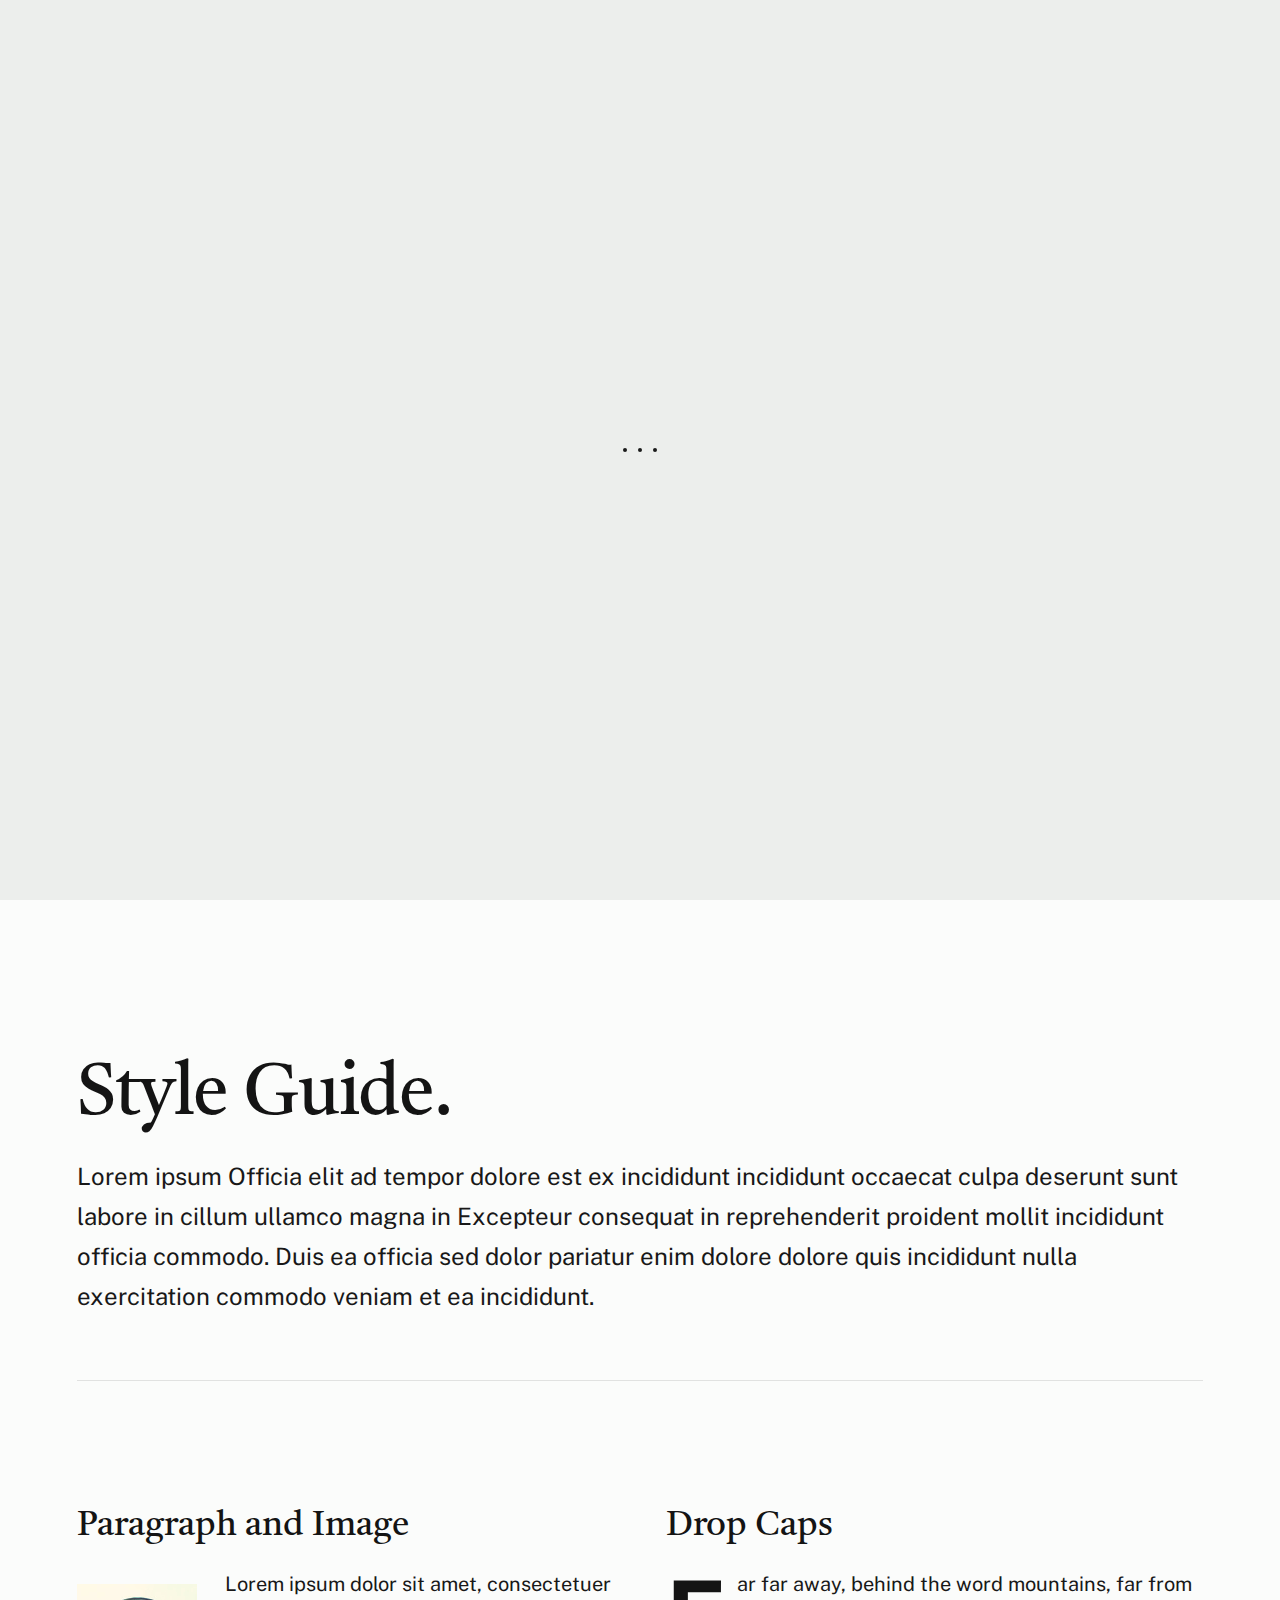
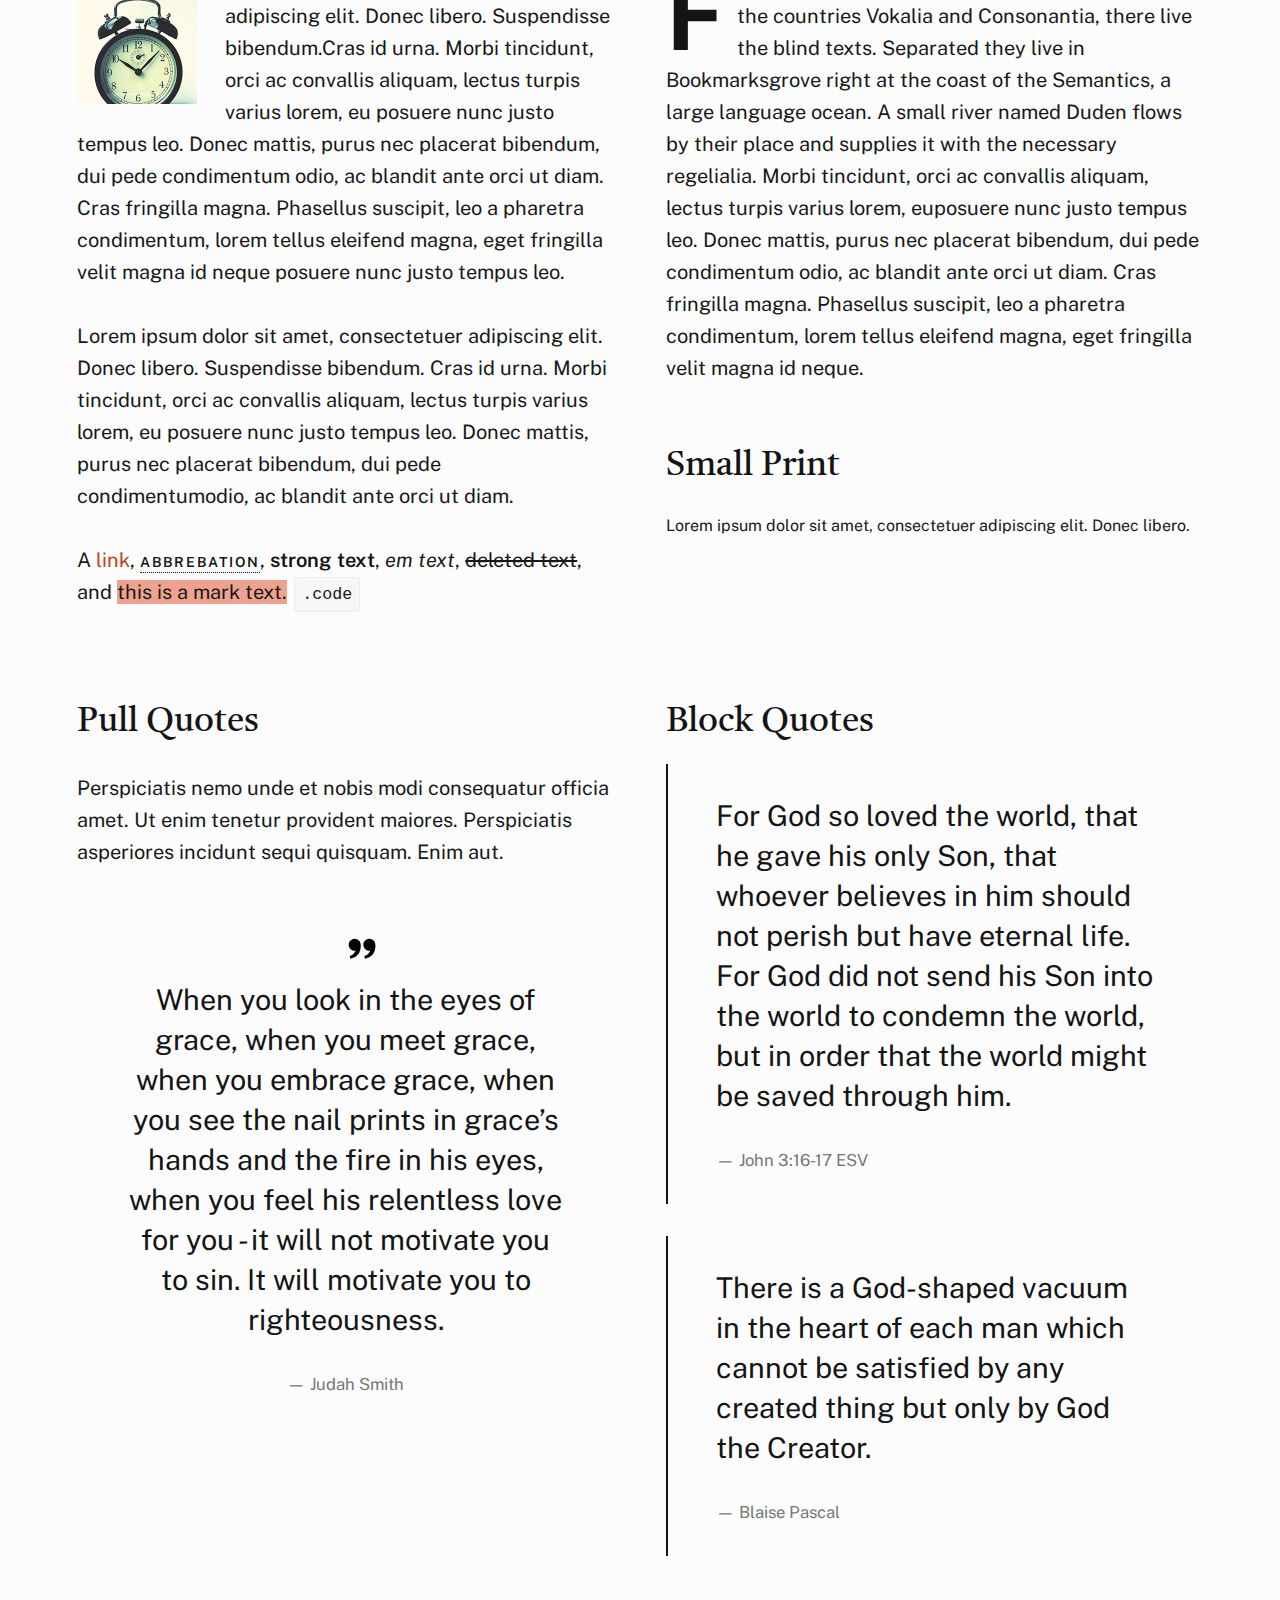
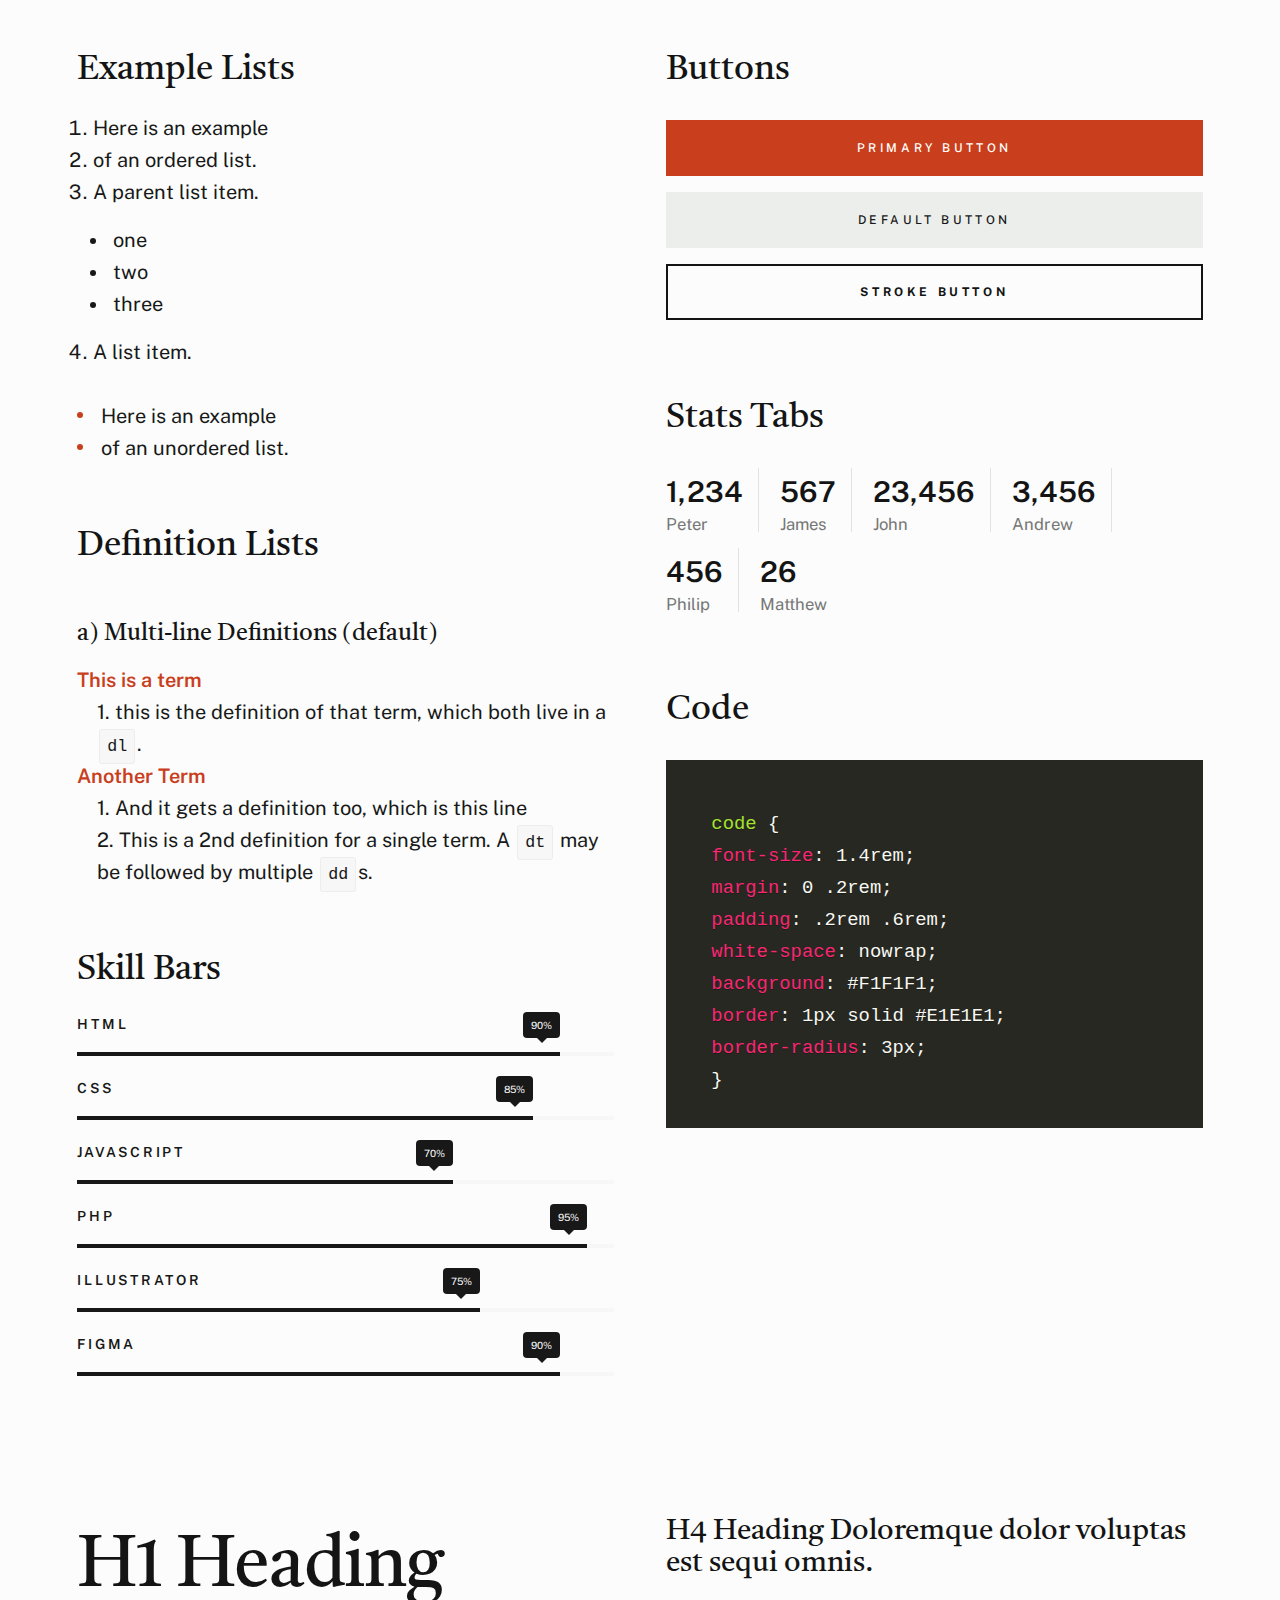
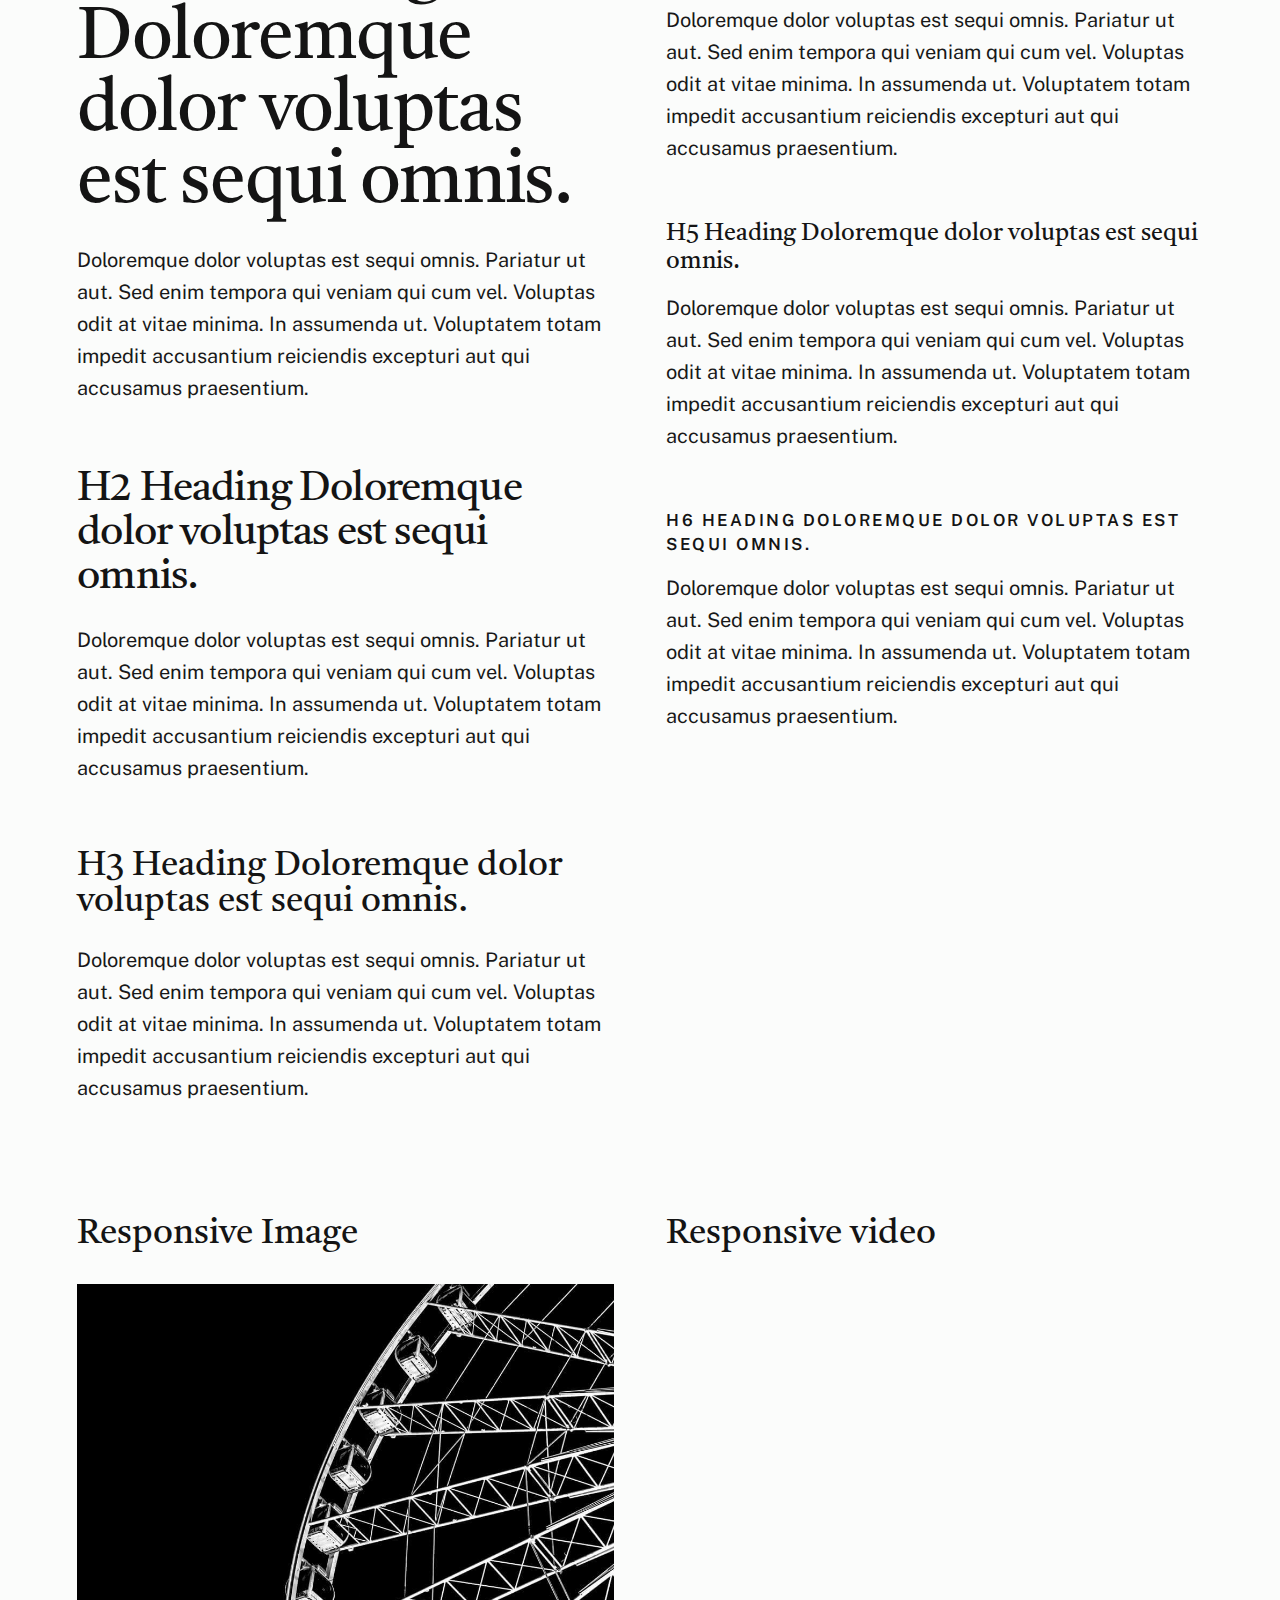
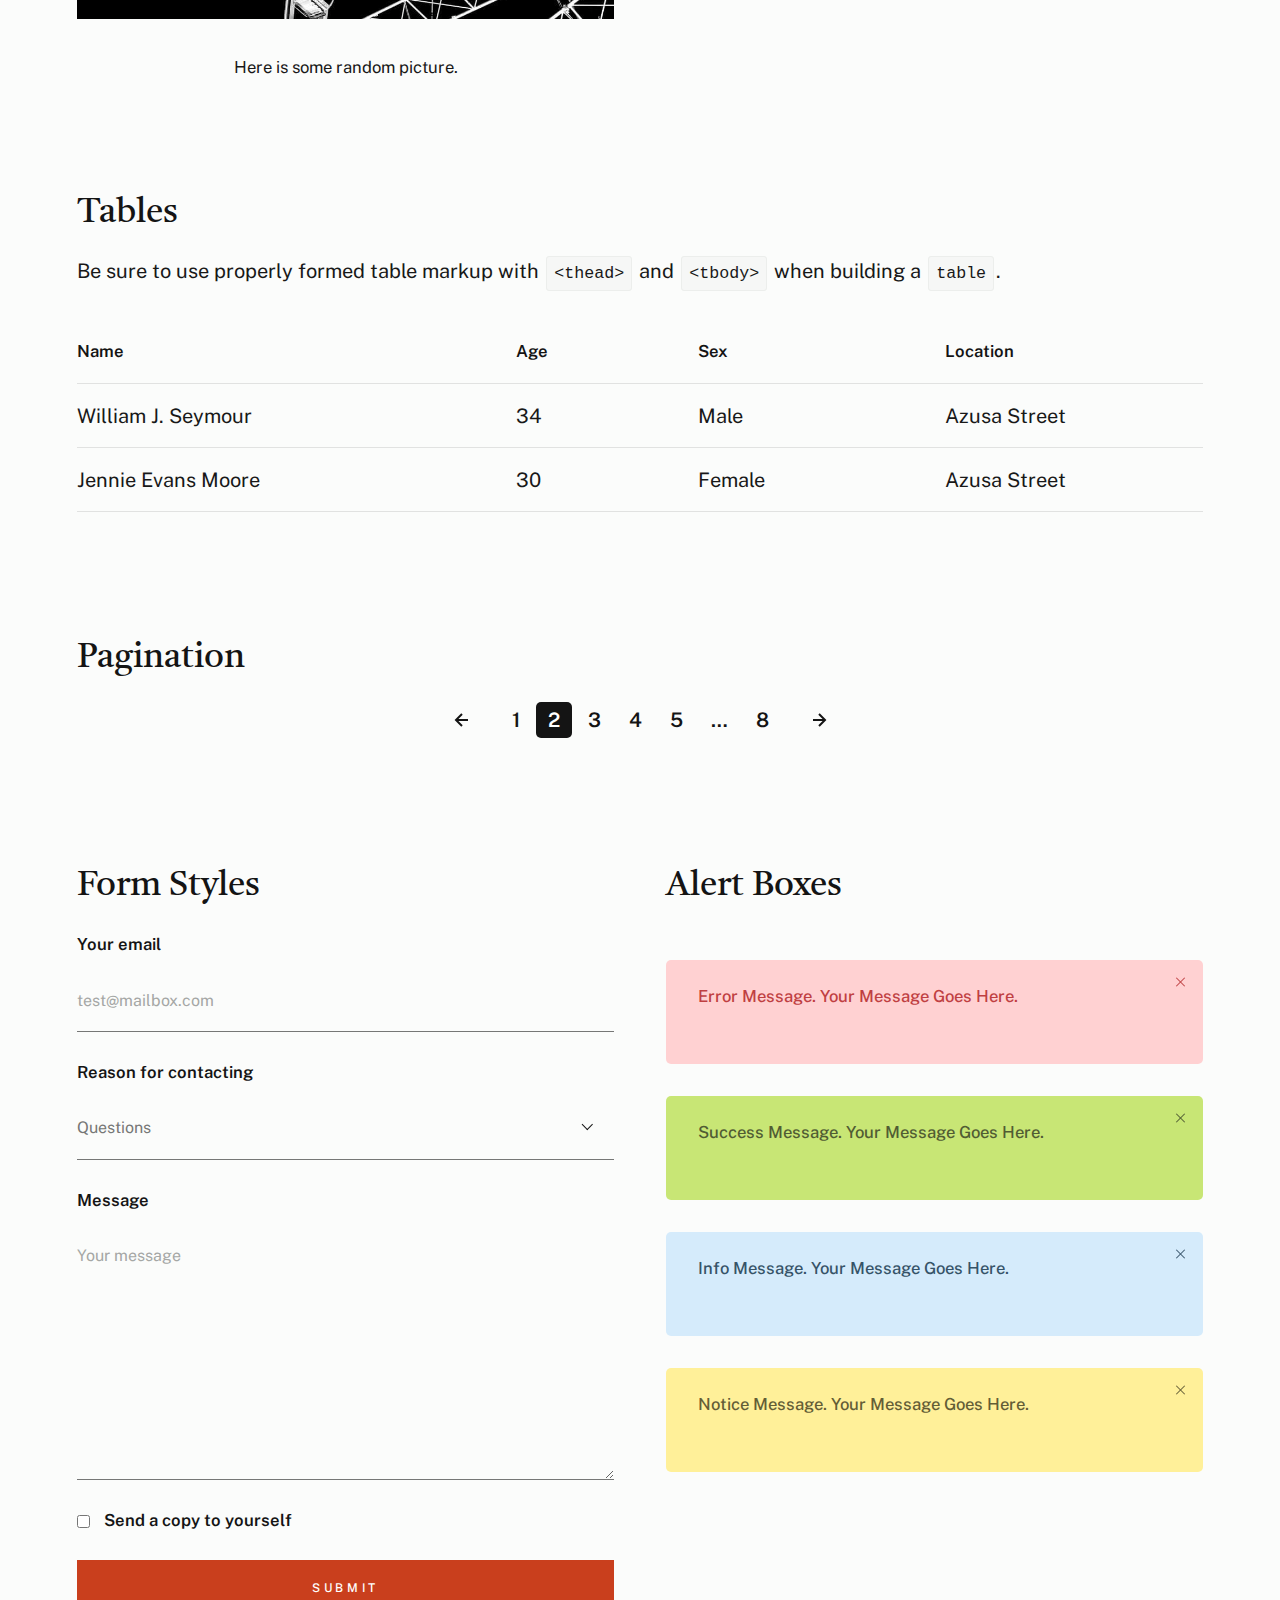
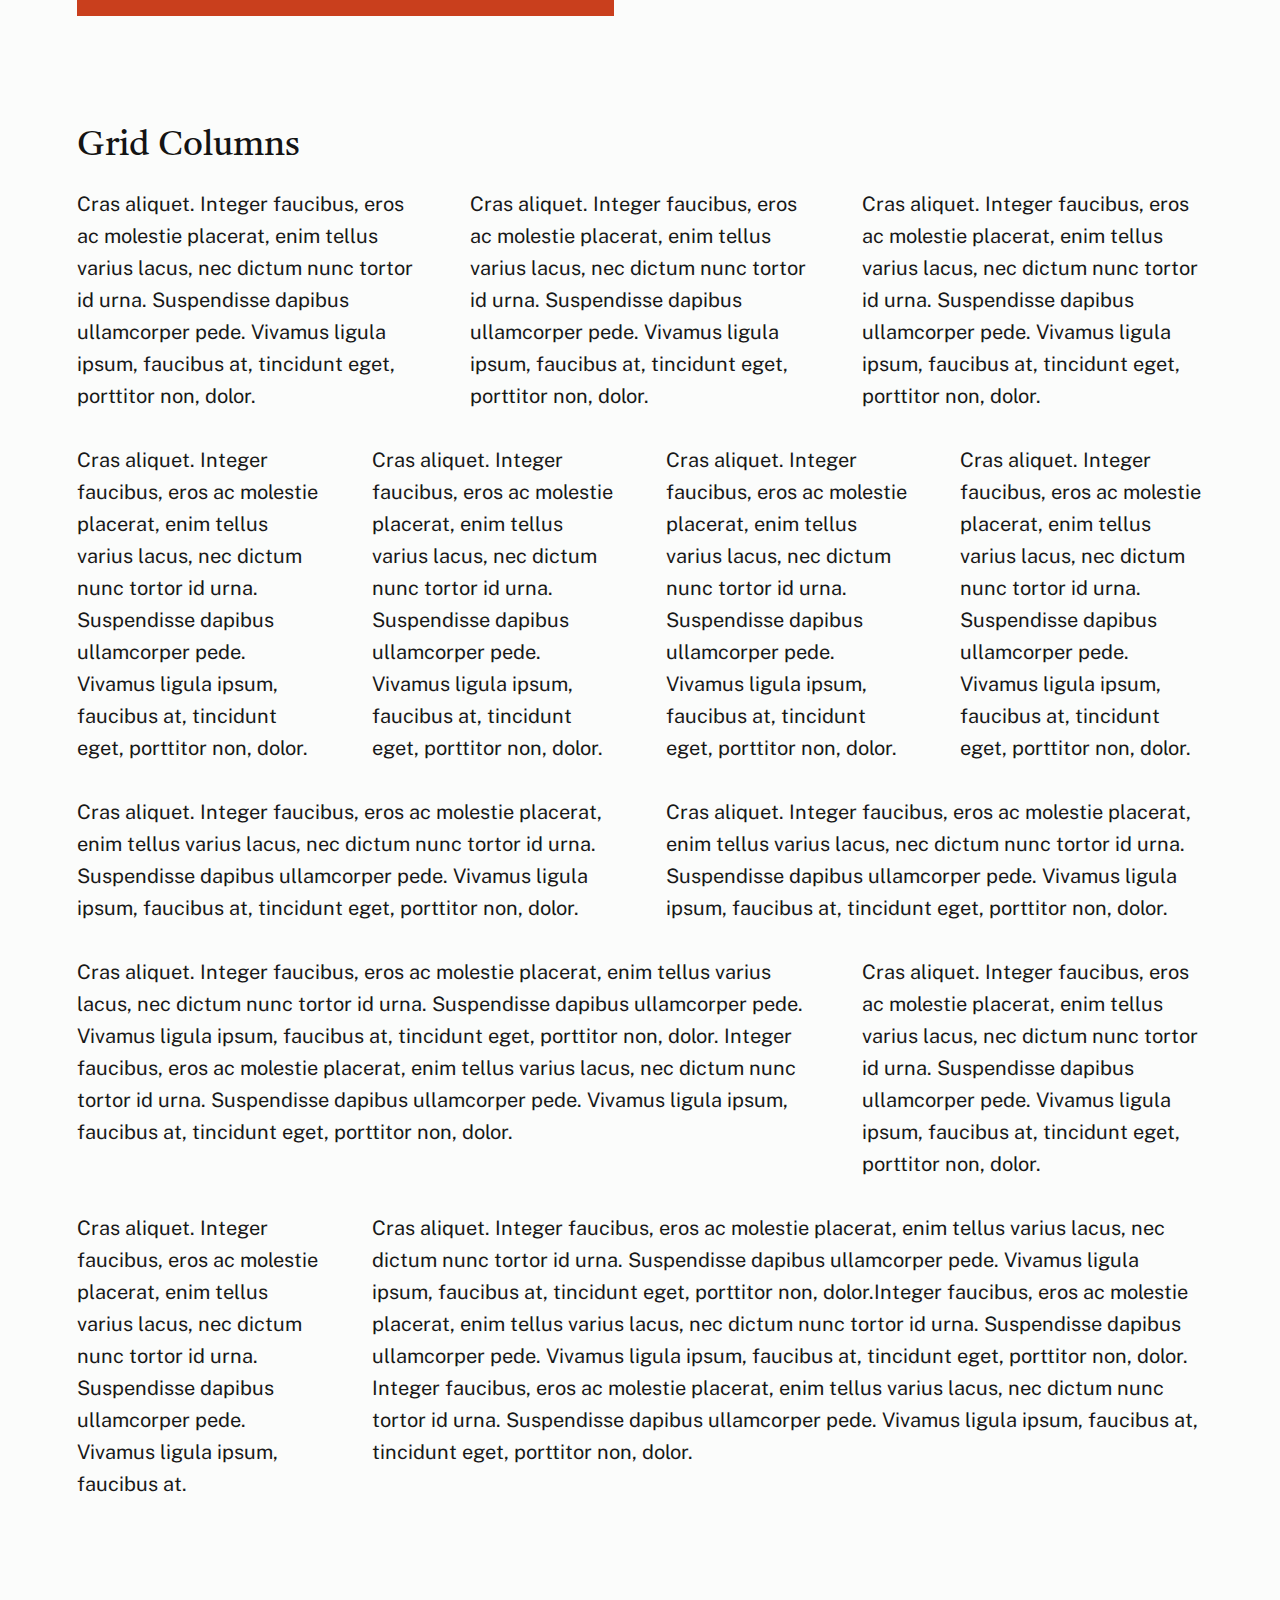
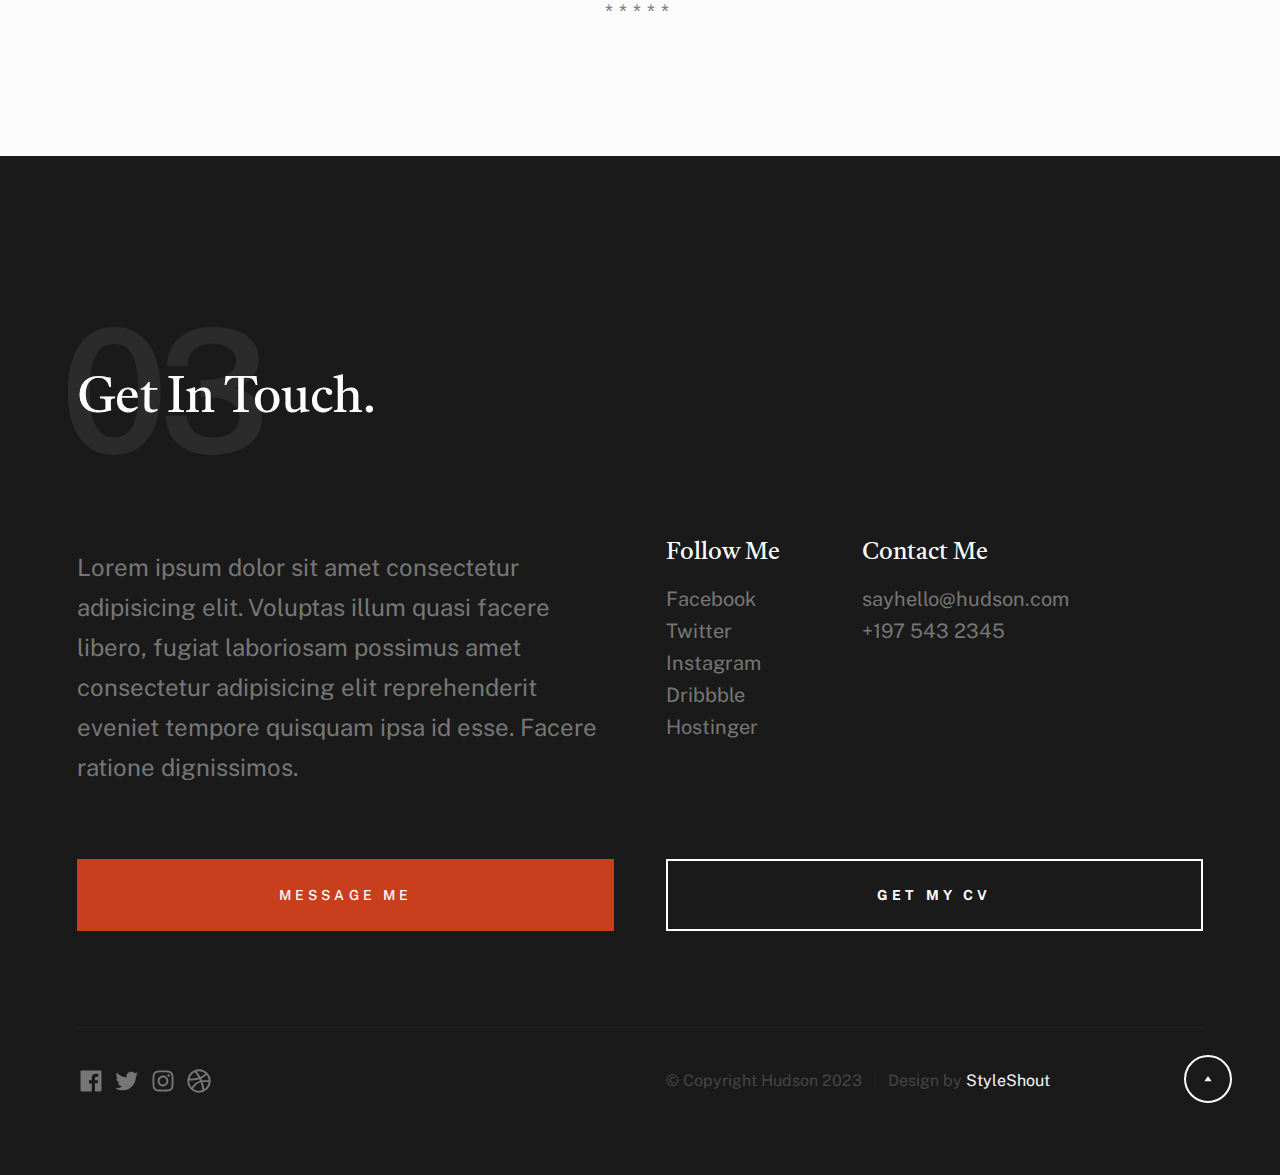
<file: styles.html>
<!DOCTYPE html>
<html lang="en" class="no-js" >
<head>

    <!--- basic page needs
    ================================================== -->
    <meta charset="utf-8">
    <meta name="viewport" content="width=device-width, initial-scale=1">
    <title>Styles - Hudson</title>

    <script>
        document.documentElement.classList.remove('no-js');
        document.documentElement.classList.add('js');
    </script>

    <!-- CSS
    ================================================== -->
    <link rel="stylesheet" href="css/vendor.css">
    <link rel="stylesheet" href="css/styles.css">

    <style type="text/css" media="screen">
        .s-styles {
            padding-top: var(--vspace-5);
            padding-bottom: var(--vspace-2);
            position: relative;
        }
        .s-styles .intro h1 {
            margin-top: 0;
        }
    </style>

    <!-- favicons
    ================================================== -->
    <link rel="apple-touch-icon" sizes="180x180" href="apple-touch-icon.png">
    <link rel="icon" type="image/png" sizes="32x32" href="favicon-32x32.png">
    <link rel="icon" type="image/png" sizes="16x16" href="favicon-16x16.png">
    <link rel="manifest" href="site.webmanifest">

</head>


<body id="top">

    
    <!-- preloader
    ================================================== -->
    <div id="preloader">
        <div id="loader" class="dots-fade">
            <div></div>
            <div></div>
            <div></div>
        </div>
    </div>


    <!-- page wrap
    ================================================== -->
    <div id="page" class="s-pagewrap">


        <!-- # site header 
        ================================================== -->
        <header class="s-header">
            <div class="row s-header__inner">

                <div class="s-header__block">
                    <div class="s-header__logo">
                        <a class="logo" href="index.html">
                            <img src="images/logo.svg" alt="Homepage">
                        </a>
                    </div>

                    <a class="s-header__menu-toggle" href="#0"><span>Menu</span></a>
                </div> <!-- end s-header__block -->

                <nav class="s-header__nav">    
                    <ul class="s-header__menu-links">
                        <li class="current"><a href="index.html">Intro</a></li>
                        <li><a href="index.html">About</a></li>
                        <li><a href="index.html">Works</a></li>
                        <li><a href="index.html">Contact</a></li>
                    </ul> <!-- s-header__menu-links -->    
                </nav> <!-- end s-header__nav -->

            </div> <!-- end s-header__inner -->
        </header> <!-- end s-header -->


        <!-- # intro
        ================================================== -->
        <section id="intro" class="s-intro">

            <div class="row s-intro__content width-sixteen-col">
                <div class="column lg-12 s-intro__content-inner grid-block grid-16">
                    
                    <div class="s-intro__content-text">

                        <div class="s-intro__content-pretitle text-pretitle">Hello</div>
                        <h1 class="s-intro__content-title">
                        I'm Jonathan Doe <br>
                        a product designer <br>
                        base in Somewhere.
                        </h1>                            

                        <div class="s-intro__content-btns">
                            <a class="btn" href="index.html#about">More About Me</a>
                            <a class="btn btn--stroke" href="index.html#footer">Get In Touch</a>
                        </div> <!-- s-intro__content-btns -->   

                    </div> <!-- s-intro__content-text -->                     
                    
                </div> <!-- s-intro__content-inner -->  
            </div> <!-- s-intro__content -->

            <ul class="s-intro__social social-list">
                <li>
                    <a href="#0">
                        <svg xmlns="http://www.w3.org/2000/svg" width="24" height="24" viewBox="0 0 24 24" style="fill:rgba(0, 0, 0, 1);transform:;-ms-filter:"><path d="M20,3H4C3.447,3,3,3.448,3,4v16c0,0.552,0.447,1,1,1h8.615v-6.96h-2.338v-2.725h2.338v-2c0-2.325,1.42-3.592,3.5-3.592 c0.699-0.002,1.399,0.034,2.095,0.107v2.42h-1.435c-1.128,0-1.348,0.538-1.348,1.325v1.735h2.697l-0.35,2.725h-2.348V21H20 c0.553,0,1-0.448,1-1V4C21,3.448,20.553,3,20,3z"></path></svg>
                        <span class="u-screen-reader-text">Facebook</span>
                    </a>
                </li>
                <li>
                    <a href="#0">
                        <svg xmlns="http://www.w3.org/2000/svg" width="24" height="24" viewBox="0 0 24 24" style="fill:rgba(0, 0, 0, 1);transform:;-ms-filter:"><path d="M19.633,7.997c0.013,0.175,0.013,0.349,0.013,0.523c0,5.325-4.053,11.461-11.46,11.461c-2.282,0-4.402-0.661-6.186-1.809 c0.324,0.037,0.636,0.05,0.973,0.05c1.883,0,3.616-0.636,5.001-1.721c-1.771-0.037-3.255-1.197-3.767-2.793 c0.249,0.037,0.499,0.062,0.761,0.062c0.361,0,0.724-0.05,1.061-0.137c-1.847-0.374-3.23-1.995-3.23-3.953v-0.05 c0.537,0.299,1.16,0.486,1.82,0.511C3.534,9.419,2.823,8.184,2.823,6.787c0-0.748,0.199-1.434,0.548-2.032 c1.983,2.443,4.964,4.04,8.306,4.215c-0.062-0.3-0.1-0.611-0.1-0.923c0-2.22,1.796-4.028,4.028-4.028 c1.16,0,2.207,0.486,2.943,1.272c0.91-0.175,1.782-0.512,2.556-0.973c-0.299,0.935-0.936,1.721-1.771,2.22 c0.811-0.088,1.597-0.312,2.319-0.624C21.104,6.712,20.419,7.423,19.633,7.997z"></path></svg>
                        <span class="u-screen-reader-text">Twitter</span>
                    </a>
                </li>
                <li>
                    <a href="#0">
                        <svg xmlns="http://www.w3.org/2000/svg" width="24" height="24" viewBox="0 0 24 24" style="fill:rgba(0, 0, 0, 1);transform:;-ms-filter:"><path d="M11.999,7.377c-2.554,0-4.623,2.07-4.623,4.623c0,2.554,2.069,4.624,4.623,4.624c2.552,0,4.623-2.07,4.623-4.624 C16.622,9.447,14.551,7.377,11.999,7.377L11.999,7.377z M11.999,15.004c-1.659,0-3.004-1.345-3.004-3.003 c0-1.659,1.345-3.003,3.004-3.003s3.002,1.344,3.002,3.003C15.001,13.659,13.658,15.004,11.999,15.004L11.999,15.004z"></path><circle cx="16.806" cy="7.207" r="1.078"></circle><path d="M20.533,6.111c-0.469-1.209-1.424-2.165-2.633-2.632c-0.699-0.263-1.438-0.404-2.186-0.42 c-0.963-0.042-1.268-0.054-3.71-0.054s-2.755,0-3.71,0.054C7.548,3.074,6.809,3.215,6.11,3.479C4.9,3.946,3.945,4.902,3.477,6.111 c-0.263,0.7-0.404,1.438-0.419,2.186c-0.043,0.962-0.056,1.267-0.056,3.71c0,2.442,0,2.753,0.056,3.71 c0.015,0.748,0.156,1.486,0.419,2.187c0.469,1.208,1.424,2.164,2.634,2.632c0.696,0.272,1.435,0.426,2.185,0.45 c0.963,0.042,1.268,0.055,3.71,0.055s2.755,0,3.71-0.055c0.747-0.015,1.486-0.157,2.186-0.419c1.209-0.469,2.164-1.424,2.633-2.633 c0.263-0.7,0.404-1.438,0.419-2.186c0.043-0.962,0.056-1.267,0.056-3.71s0-2.753-0.056-3.71C20.941,7.57,20.801,6.819,20.533,6.111z M19.315,15.643c-0.007,0.576-0.111,1.147-0.311,1.688c-0.305,0.787-0.926,1.409-1.712,1.711c-0.535,0.199-1.099,0.303-1.67,0.311 c-0.95,0.044-1.218,0.055-3.654,0.055c-2.438,0-2.687,0-3.655-0.055c-0.569-0.007-1.135-0.112-1.669-0.311 c-0.789-0.301-1.414-0.923-1.719-1.711c-0.196-0.534-0.302-1.099-0.311-1.669c-0.043-0.95-0.053-1.218-0.053-3.654 c0-2.437,0-2.686,0.053-3.655c0.007-0.576,0.111-1.146,0.311-1.687c0.305-0.789,0.93-1.41,1.719-1.712 c0.534-0.198,1.1-0.303,1.669-0.311c0.951-0.043,1.218-0.055,3.655-0.055c2.437,0,2.687,0,3.654,0.055 c0.571,0.007,1.135,0.112,1.67,0.311c0.786,0.303,1.407,0.925,1.712,1.712c0.196,0.534,0.302,1.099,0.311,1.669 c0.043,0.951,0.054,1.218,0.054,3.655c0,2.436,0,2.698-0.043,3.654H19.315z"></path></svg>
                        <span class="u-screen-reader-text">Instagram</span>
                    </a>
                </li>
                <li>
                    <a href="#0">
                        <svg xmlns="http://www.w3.org/2000/svg" width="24" height="24" viewBox="0 0 24 24" style="fill: rgba(0, 0, 0, 1);transform: ;msFilter:;"><path d="M20.66 6.98a9.932 9.932 0 0 0-3.641-3.64C15.486 2.447 13.813 2 12 2s-3.486.447-5.02 1.34c-1.533.893-2.747 2.107-3.64 3.64S2 10.187 2 12s.446 3.487 1.34 5.02a9.924 9.924 0 0 0 3.641 3.64C8.514 21.553 10.187 22 12 22s3.486-.447 5.02-1.34a9.932 9.932 0 0 0 3.641-3.64C21.554 15.487 22 13.813 22 12s-.446-3.487-1.34-5.02zM12 3.66c2 0 3.772.64 5.32 1.919-.92 1.174-2.286 2.14-4.1 2.9-1.002-1.813-2.088-3.327-3.261-4.54A7.715 7.715 0 0 1 12 3.66zM5.51 6.8a8.116 8.116 0 0 1 2.711-2.22c1.212 1.201 2.325 2.7 3.34 4.5-2 .6-4.114.9-6.341.9-.573 0-1.006-.013-1.3-.04A8.549 8.549 0 0 1 5.51 6.8zM3.66 12c0-.054.003-.12.01-.2.007-.08.01-.146.01-.2.254.014.641.02 1.161.02 2.666 0 5.146-.367 7.439-1.1.187.373.381.793.58 1.26-1.32.293-2.674 1.006-4.061 2.14S6.4 16.247 5.76 17.5c-1.4-1.587-2.1-3.42-2.1-5.5zM12 20.34c-1.894 0-3.594-.587-5.101-1.759.601-1.187 1.524-2.322 2.771-3.401 1.246-1.08 2.483-1.753 3.71-2.02a29.441 29.441 0 0 1 1.56 6.62 8.166 8.166 0 0 1-2.94.56zm7.08-3.96a8.351 8.351 0 0 1-2.58 2.621c-.24-2.08-.7-4.107-1.379-6.081.932-.066 1.765-.1 2.5-.1.799 0 1.686.034 2.659.1a8.098 8.098 0 0 1-1.2 3.46zm-1.24-5c-1.16 0-2.233.047-3.22.14a27.053 27.053 0 0 0-.68-1.62c2.066-.906 3.532-2.006 4.399-3.3 1.2 1.414 1.854 3.027 1.96 4.84-.812-.04-1.632-.06-2.459-.06z"></path></svg>
                        <span class="u-screen-reader-text">Dribbble</span>
                    </a>
                </li>
                <li>
                    <a href="#0">
                        <svg xmlns="http://www.w3.org/2000/svg" width="24" height="24" viewBox="0 0 24 24" style="fill: rgba(0, 0, 0, 1);transform: ;msFilter:;"><path d="M11.99 2C6.472 2 2 6.473 2 11.99c0 4.232 2.633 7.85 6.35 9.306-.088-.79-.166-2.006.034-2.868.182-.78 1.172-4.966 1.172-4.966s-.299-.599-.299-1.484c0-1.388.805-2.425 1.808-2.425.853 0 1.264.64 1.264 1.407 0 .858-.546 2.139-.827 3.327-.235.994.499 1.805 1.479 1.805 1.775 0 3.141-1.872 3.141-4.575 0-2.392-1.719-4.064-4.173-4.064-2.843 0-4.512 2.132-4.512 4.335 0 .858.331 1.779.744 2.28a.3.3 0 0 1 .069.286c-.076.315-.245.994-.277 1.133-.044.183-.145.222-.335.134-1.247-.581-2.027-2.405-2.027-3.871 0-3.151 2.289-6.045 6.601-6.045 3.466 0 6.159 2.469 6.159 5.77 0 3.444-2.171 6.213-5.184 6.213-1.013 0-1.964-.525-2.29-1.146l-.623 2.374c-.225.868-.834 1.956-1.241 2.62a10 10 0 0 0 2.958.445c5.517 0 9.99-4.473 9.99-9.99S17.507 2 11.99 2"></path></svg>
                        <span class="u-screen-reader-text">Pinterest</span>
                    </a>
                </li>
            </ul> <!-- end s-intro__social -->

            <div class="s-intro__content-media">                               
                <img src="images/intro-bg.jpg" srcset="images/intro-bg.jpg 1x, images/intro-bg.jpg 2x" alt="">
            </div> <!-- s-intro__content-media -->                

            <div class="s-intro__btn-download">
                <a class="btn btn--stroke" href="#0">Get My CV</a>
            </div> <!-- end s-intro__btn-download -->
            
            <div class="s-intro__scroll-down">
                <a href="#styles" class="smoothscroll">
                    <div class="scroll-icon">
                        <svg xmlns="http://www.w3.org/2000/svg" width="24" height="24" viewBox="0 0 24 24" style="fill: rgba(0, 0, 0, 1);transform: ;msFilter:;"><path d="M11.178 19.569a.998.998 0 0 0 1.644 0l9-13A.999.999 0 0 0 21 5H3a1.002 1.002 0 0 0-.822 1.569l9 13z"></path></svg>
                    </div>
                    <span class="scroll-text u-screen-reader-text">Scroll Down</span>
                </a>
            </div> <!-- s-intro__scroll-down -->

        </section> <!-- end s-intro -->


        <!-- # styles
        ================================================== -->
        <section id="styles" class="s-styles">

            <div class="row">

                <div class="column xl-12 intro">

                    <h1>Style Guide.</h1>

                    <p class="lead">Lorem ipsum Officia elit ad tempor dolore est ex incididunt incididunt occaecat culpa deserunt 
                    sunt labore in cillum ullamco magna in Excepteur consequat in reprehenderit proident mollit incididunt officia commodo.
                    Duis ea officia sed dolor pariatur enim dolore dolore quis incididunt nulla exercitation commodo veniam et ea incididunt.
                    </p>

                    <hr>
                </div>

            </div> <!-- end row -->
    
            <div class="row">
    
                <div class="column mob-12 md-6 stack-on-900">
    
                    <h3>Paragraph and Image</h3>
    
                    <p><a href="#"><img width="120" height="120" class="u-pull-left" alt="sample-image" src="images/sample-image.jpg"></a>
                    Lorem ipsum dolor sit amet, consectetuer adipiscing elit. Donec libero. Suspendisse bibendum.Cras id urna. Morbi 
                    tincidunt, orci ac convallis aliquam, lectus turpis varius lorem, eu posuere nunc justo tempus leo. Donec mattis, 
                    purus nec placerat bibendum, dui pede condimentum odio, ac blandit ante orci ut diam. Cras fringilla magna. 
                    Phasellus suscipit, leo a pharetra condimentum, lorem tellus eleifend magna, eget fringilla velit magna id 
                    neque posuere nunc justo tempus leo. </p>
    
                    <p>
                    Lorem ipsum dolor sit amet, consectetuer adipiscing elit. Donec libero. Suspendisse bibendum. Cras id urna. 
                    Morbi tincidunt, orci ac convallis aliquam, lectus turpis varius lorem, eu posuere nunc justo tempus leo. 
                    Donec mattis, purus nec placerat bibendum, dui pede condimentumodio, ac blandit ante orci ut diam.	
                    </p>
    
                    <p>A <a href="#">link</a>,
                    <abbr title="this really isn't a very good description">abbrebation</abbr>,
                    <strong>strong text</strong>,
                    <em>em text</em>,
                    <del>deleted text</del>, and
                    <mark>this is a mark text.</mark>
                    <code>.code</code>
                    </p>
    
                </div>
    
                <div class="column mob-12 md-6">
    
                    <h3>Drop Caps</h3>
    
                    <p class="drop-cap">Far far away, behind the word mountains, far from the countries Vokalia and Consonantia,
                    there live the blind texts. Separated they live in Bookmarksgrove right at the coast of the
                    Semantics, a large language ocean. A small river named Duden flows by their place and supplies it with the 
                    necessary regelialia. Morbi tincidunt, orci ac convallis aliquam, lectus turpis varius lorem, 
                    euposuere nunc justo tempus leo. Donec mattis, purus nec placerat bibendum, dui pede condimentum odio, 
                    ac blandit ante orci ut diam. Cras fringilla magna. Phasellus suscipit, leo a pharetra condimentum, 
                    lorem tellus eleifend magna, eget fringilla velit magna id neque.
                    </p>
    
                    <h3>Small Print</h3>
    
                    <p><small>Lorem ipsum dolor sit amet, consectetuer adipiscing elit. Donec libero.</small></p>
                    
            
    
                </div>
    
            </div> <!-- end row -->
    
            <div class="row">
    
                <div class="column xl-6 md-12">
    
                    <h3 class="u-add-bottom">Pull Quotes</h3>
    
                    <p>
                    Perspiciatis nemo unde et nobis modi consequatur officia amet. Ut enim 
                    tenetur provident maiores. Perspiciatis asperiores incidunt sequi 
                    quisquam. Enim aut. 
                    </p>
    
                    <figure class="pull-quote">
                        <blockquote>
                            <p>
                            When you look in the eyes of grace, when you meet grace, 
                            when you embrace grace, when you see the nail prints in 
                            grace’s hands and the fire in his eyes, when you feel his 
                            relentless love for you - it will not motivate you to sin. 
                            It will motivate you to righteousness.
                            </p>
    
                            <footer>
                                <cite>Judah Smith</cite>
                            </footer>
                        </blockquote>
                    </figure>
    
    
                </div>
    
                <div class="column xl-6 md-12">
    
                    <h3 class="h-add-bottom">Block Quotes</h3>
    
                    <blockquote cite="http://where-i-got-my-info-from.com">
                        <p>
                        For God so loved the world, that he gave his only Son, that whoever believes in 
                        him should not perish but have eternal life. For God did not send his Son into 
                        the world to condemn the world, but in order that the world might be 
                        saved through him.
                        </p>
    
                        <footer>
                            <cite>
                                <a href="#0">John 3:16-17 ESV</a>
                            </cite>
                        </footer>
    
                    </blockquote>
    
                    <blockquote>
                        <p>There is a God-shaped vacuum in the heart of each man which cannot be satisfied 
                        by any created thing but only by God the Creator.</p>
    
                        <footer>
                            <cite>Blaise Pascal</cite>
                        </footer>
    
                    </blockquote>
    
                </div>
    
            </div> <!-- end row -->
    
            <div class="row u-add-half-bottom">
    
                <div class="column xl-6 md-12">
    
                    <h3>Example Lists</h3>
    
                    <ol>
                        <li>Here is an example</li>
                        <li>of an ordered list.</li>
                        <li>A parent list item.
                            <ul>
                                <li>one</li>
                                <li>two</li>
                                <li>three</li>
                            </ul>
                            </li>
                            <li>A list item.</li>
                        </ol>
    
                    <ul class="disc">
                        <li>Here is an example</li>
                        <li>of an unordered list.</li>
                    </ul>
    
                    <h3>Definition Lists</h3>
    
                    <h5>a) Multi-line Definitions (default) </h5>
    
                    <dl class="dictionary-style">
                        <dt><strong>This is a term</strong></dt>
                            <dd>this is the definition of that term, which both live in a <code>dl</code>.</dd>
                        <dt><strong>Another Term</strong></dt>
                            <dd>And it gets a definition too, which is this line</dd>
                            <dd>This is a 2<sup>nd</sup> definition for a single term. A <code>dt</code> may be followed by multiple <code>dd</code>s.</dd>
                    </dl>
    
                    <h3 class="u-add-bottom">Skill Bars</h3>
    
                    <ul class="skill-bars">
                        <li>
                        <div class="progress percent90"><span>90%</span></div>
                        <strong>HTML</strong>
                        </li>
                        <li>
                        <div class="progress percent85"><span>85%</span></div>
                        <strong>CSS</strong>
                        </li>
                        <li>
                        <div class="progress percent70"><span>70%</span></div>
                        <strong>Javascript</strong>
                        </li>
                        <li>
                        <div class="progress percent95"><span>95%</span></div>
                        <strong>PHP</strong>
                        </li>
                        <li>
                        <div class="progress percent75"><span>75%</span></div>
                        <strong>Illustrator</strong>
                        </li>
                        <li>
                        <div class="progress percent90"><span>90%</span></div>
                        <strong>Figma</strong>
                        </li>
                    </ul>
    
                </div>
    
                <div class="column xl-6 md-12">
    
                    <h3 class="u-add-bottom">Buttons</h3>
    
                    <p>
                        <a class="btn btn--primary u-fullwidth" href="#0">Primary Button</a>
                        <a class="btn u-fullwidth" href="#0">Default Button</a>
                        <a class="btn btn--stroke u-fullwidth" href="#0">Stroke Button</a>
                    </p>
    
                    <h3>Stats Tabs</h3>
    
                    <ul class="stats-tabs">
                        <li><a href="#0">1,234 <em>Peter</em></a></li>
                        <li><a href="#0">567 <em>James</em></a></li>
                        <li><a href="#0">23,456 <em>John</em></a></li>
                        <li><a href="#0">3,456 <em>Andrew</em></a></li>
                        <li><a href="#0">456 <em>Philip</em></a></li>
                        <li><a href="#0">26 <em>Matthew</em></a></li>
                    </ul>
    
                    <h3 class="u-add-bottom">Code</h3>
    
<pre><code class="language-css">
    code {
    font-size: 1.4rem;
    margin: 0 .2rem;
    padding: .2rem .6rem;
    white-space: nowrap;
    background: #F1F1F1;
    border: 1px solid #E1E1E1;	
    border-radius: 3px;
    }
</code></pre>
    
                </div>
    
            </div> <!-- end row -->
    
            <div class="row u-add-half-bottom">
    
                <div class="column xl-6 md-12">
                        
                    <h1>H1 Heading Doloremque dolor voluptas est sequi omnis.</h1>
                    <p>Doloremque dolor voluptas est sequi omnis. Pariatur ut aut. Sed enim tempora qui veniam qui cum vel. 
                    Voluptas odit at vitae minima. In assumenda ut. Voluptatem totam impedit accusantium reiciendis excepturi aut qui accusamus praesentium.</p>
    
                    <h2>H2 Heading Doloremque dolor voluptas est sequi omnis.</h2>
                    <p>Doloremque dolor voluptas est sequi omnis. Pariatur ut aut. Sed enim tempora qui veniam qui cum vel. 
                    Voluptas odit at vitae minima. In assumenda ut. Voluptatem totam impedit accusantium reiciendis excepturi aut qui accusamus praesentium.</p>
    
                    <h3>H3 Heading Doloremque dolor voluptas est sequi omnis.</h3>
                    <p>Doloremque dolor voluptas est sequi omnis. Pariatur ut aut. Sed enim tempora qui veniam qui cum vel. 
                    Voluptas odit at vitae minima. In assumenda ut. Voluptatem totam impedit accusantium reiciendis excepturi aut qui accusamus praesentium.</p>
    
                    
                </div>
    
                <div class="column xl-6 md-12">
                    <h4>H4 Heading Doloremque dolor voluptas est sequi omnis.</h4>
                    <p>Doloremque dolor voluptas est sequi omnis. Pariatur ut aut. Sed enim tempora qui veniam qui cum vel. 
                    Voluptas odit at vitae minima. In assumenda ut. Voluptatem totam impedit accusantium reiciendis excepturi aut qui accusamus praesentium.</p>
    
                    <h5>H5 Heading Doloremque dolor voluptas est sequi omnis.</h5>
                    <p>Doloremque dolor voluptas est sequi omnis. Pariatur ut aut. Sed enim tempora qui veniam qui cum vel. 
                    Voluptas odit at vitae minima. In assumenda ut. Voluptatem totam impedit accusantium reiciendis excepturi aut qui accusamus praesentium.</p>
    
                    <h6>H6 Heading Doloremque dolor voluptas est sequi omnis.</h6>
                    <p>Doloremque dolor voluptas est sequi omnis. Pariatur ut aut. Sed enim tempora qui veniam qui cum vel. 
                    Voluptas odit at vitae minima. In assumenda ut. Voluptatem totam impedit accusantium reiciendis excepturi aut qui accusamus praesentium.</p>
        
                    
                </div>
    
            </div> <!-- end row -->
    
            <div class="row u-add-half-bottom">
    
                <div class="column xl-6 md-12">
    
                    <h3 class="u-add-bottom">Responsive Image</h3>
    
                    <figure>
                        <img src="images/wheel-500.jpg" 
                        srcset="images/wheel-1000.jpg 1000w, 
                        images/wheel-500.jpg 500w" 
                        sizes="(max-width: 1000px) 100vw, 1000px" alt="">
    
                        <figcaption>
                            Here is some random picture.
                        </figcaption>
                    </figure>
    
                </div>
    
                <div class="column xl-6 md-12">
    
                    <h3 class="u-add-bottom">Responsive video</h3>
    
                    <div class="video-container">
                    <iframe src="https://player.vimeo.com/video/14592941?color=00a650&title=0&byline=0&portrait=0" width="500" height="281" frameborder="0" webkitallowfullscreen mozallowfullscreen allowfullscreen></iframe> 
                    </div>
    
                </div>
                
            </div> <!-- end row -->
    
            <div class="row u-add-bottom">
    
                <div class="column xl-12">
    
                    <h3>Tables</h3>
                    <p>Be sure to use properly formed table markup with <code>&lt;thead&gt;</code> and <code>&lt;tbody&gt;</code> when building a <code>table</code>.</p>
    
                    <div class="table-responsive">
    
                        <table>
                                <thead>
                                <tr>
                                    <th>Name</th>
                                    <th>Age</th>
                                    <th>Sex</th>
                                    <th>Location</th>
                                </tr>
                                </thead>
                                <tbody>
                                <tr>
                                    <td>William J. Seymour</td>
                                    <td>34</td>
                                    <td>Male</td>
                                    <td>Azusa Street</td>
                                </tr>
                                <tr>
                                    <td>Jennie Evans Moore</td>
                                    <td>30</td>
                                    <td>Female</td>
                                    <td>Azusa Street</td>
                                </tr>
                                </tbody>
                        </table>
    
                    </div>
    
                </div>
                
            </div> <!-- end row -->
    
            <div class="row">
    
                <div class="column xl-12">
                    <h3>Pagination</h3>
    
                    <nav class="pgn">
                        <ul>
                            <li>
                                <a class="pgn__prev" href="#0">
                                    <svg xmlns="http://www.w3.org/2000/svg" width="24" height="24" viewBox="0 0 24 24"><path d="M12.707 17.293L8.414 13H18v-2H8.414l4.293-4.293-1.414-1.414L4.586 12l6.707 6.707z"/></svg>
                                </a>
                            </li>
                            <li><a class="pgn__num" href="#0">1</a></li>
                            <li><span class="pgn__num current">2</span></li>
                            <li><a class="pgn__num" href="#0">3</a></li>
                            <li><a class="pgn__num" href="#0">4</a></li>
                            <li><a class="pgn__num" href="#0">5</a></li>
                            <li><span class="pgn__num dots">…</span></li>
                            <li><a class="pgn__num" href="#0">8</a></li>
                            <li>
                                <a class="pgn__next" href="#0">
                                    <svg xmlns="http://www.w3.org/2000/svg" width="24" height="24" viewBox="0 0 24 24"><path d="M11.293 17.293l1.414 1.414L19.414 12l-6.707-6.707-1.414 1.414L15.586 11H6v2h9.586z"/></svg>
                                </a>
                            </li>
                        </ul>
                    </nav>
                </div>
    
            </div> <!-- end row -->
    
            <div class="row">
    
                <div class="column xl-6 md-12">
    
                    <h3 class="u-add-bottom">Form Styles</h3>
    
                    <form>
                        <div>
                            <label for="sampleInput">Your email</label>
                            <input class="u-fullwidth" type="email" placeholder="test@mailbox.com" id="sampleInput">
                        </div>
                        <div>
                            <label for="sampleRecipientInput">Reason for contacting</label>
                            <div class="ss-custom-select">
                                <select class="u-fullwidth" id="sampleRecipientInput">
                                    <option value="Option 1">Questions</option>
                                    <option value="Option 2">Report</option>
                                    <option value="Option 3">Others</option>
                                </select>
                            </div>
                        </div>
                        
                        <label for="exampleMessage">Message</label>
                        <textarea class="u-fullwidth" placeholder="Your message" id="exampleMessage"></textarea>
    
                        <label class="u-add-bottom">
                            <input type="checkbox">
                            <span class="label-text">Send a copy to yourself</span>
                        </label>
                    
                        <input class="btn--primary u-fullwidth" type="submit" value="Submit">
                    </form>
    
                </div>
    
                <div class="column xl-6 md-12">
    
                    <h3>Alert Boxes</h3>
    
                    <br>
                    
                    <div class="alert-box alert-box--error">
                        <p>Error Message. Your Message Goes Here.</p>
                        <span class="alert-box__close"></span>
                    </div><!-- end error -->
                            
                    <div class="alert-box alert-box--success">
                        <p>Success Message. Your Message Goes Here.</p>
                        <span class="alert-box__close"></span>
                    </div><!-- end success -->
                            
                    <div class="alert-box alert-box--info">
                        <p>Info Message. Your Message Goes Here.</p>
                        <span class="alert-box__close"></span>
                    </div><!-- end info -->
                            
                    <div class="alert-box alert-box--notice">
                        <p>Notice Message. Your Message Goes Here.</p>
                        <span class="alert-box__close"></span>
                    </div><!-- end notice -->
                
                </div>
    
            </div> <!-- end row -->

            <div class="row">
            
                <div class="xl-12 column">
                <h3 class="half-bottom">Grid Columns</h3>
                </div>
    
            </div> <!-- Row End-->
    
            <!--<h4>1/3 Columns</h4>  -->
    
            <div class="row">
    
                <div class="xl-4 md-12 column">
                    <p>
                    Cras aliquet. Integer faucibus, eros ac molestie placerat, enim tellus varius lacus,
                    nec dictum nunc tortor id urna. Suspendisse dapibus ullamcorper pede. Vivamus ligula ipsum,
                    faucibus at, tincidunt eget, porttitor non, dolor. 
                    </p>
                </div>
    
                <div class="xl-4 md-12 column">
                    <p>
                    Cras aliquet. Integer faucibus, eros ac molestie placerat, enim tellus varius lacus,
                    nec dictum nunc tortor id urna. Suspendisse dapibus ullamcorper pede. Vivamus ligula ipsum,
                    faucibus at, tincidunt eget, porttitor non, dolor. 
                    </p>
                </div>
    
                <div class="xl-4 md-12 column">
                    <p>
                    Cras aliquet. Integer faucibus, eros ac molestie placerat, enim tellus varius lacus,
                    nec dictum nunc tortor id urna. Suspendisse dapibus ullamcorper pede. Vivamus ligula ipsum,
                    faucibus at, tincidunt eget, porttitor non, dolor. 
                    </p>
                </div>
    
            </div>
    
            <!--<h4>1/4 Columns</h4>  -->
    
            <div class="row">
    
                <div class="xl-3 md-6 tab-12 column">
                    <p>
                    Cras aliquet. Integer faucibus, eros ac molestie placerat, enim tellus varius lacus,
                    nec dictum nunc tortor id urna. Suspendisse dapibus ullamcorper pede. Vivamus ligula ipsum,
                    faucibus at, tincidunt eget, porttitor non, dolor. 
                    </p>
                </div>
    
                <div class="xl-3 md-6 tab-12 column">
                    <p>
                    Cras aliquet. Integer faucibus, eros ac molestie placerat, enim tellus varius lacus,
                    nec dictum nunc tortor id urna. Suspendisse dapibus ullamcorper pede. Vivamus ligula ipsum,
                    faucibus at, tincidunt eget, porttitor non, dolor. 
                    </p>
                </div>
    
                <div class="xl-3 md-6 tab-12 column">
                    <p>
                    Cras aliquet. Integer faucibus, eros ac molestie placerat, enim tellus varius lacus,
                    nec dictum nunc tortor id urna. Suspendisse dapibus ullamcorper pede. Vivamus ligula ipsum,
                    faucibus at, tincidunt eget, porttitor non, dolor. 
                    </p>
                </div>
    
                <div class="xl-3 md-6 tab-12 column">
                    <p>
                    Cras aliquet. Integer faucibus, eros ac molestie placerat, enim tellus varius lacus,
                    nec dictum nunc tortor id urna. Suspendisse dapibus ullamcorper pede. Vivamus ligula ipsum,
                    faucibus at, tincidunt eget, porttitor non, dolor. 
                    </p>
                </div>
    
            </div>
    
            <!--<h4>1/2 Columns</h4>  -->
    
            <div class="row">
    
                <div class="xl-6 tab-12 column">
                    <p>
                    Cras aliquet. Integer faucibus, eros ac molestie placerat, enim tellus varius lacus,
                    nec dictum nunc tortor id urna. Suspendisse dapibus ullamcorper pede. Vivamus ligula ipsum,
                    faucibus at, tincidunt eget, porttitor non, dolor. 
                    </p>
                </div>
    
                <div class="xl-6 tab-12 column">
                    <p>
                    Cras aliquet. Integer faucibus, eros ac molestie placerat, enim tellus varius lacus,
                    nec dictum nunc tortor id urna. Suspendisse dapibus ullamcorper pede. Vivamus ligula ipsum,
                    faucibus at, tincidunt eget, porttitor non, dolor. 
                    </p>
                </div>
    
            </div>
    
            <!--<h4>2/3 Columns</h4>  -->
    
            <div class="row">
    
                <div class="xl-8 md-7 tab-12 column">
                    <p>
                    Cras aliquet. Integer faucibus, eros ac molestie placerat, enim tellus varius lacus,
                    nec dictum nunc tortor id urna. Suspendisse dapibus ullamcorper pede. Vivamus ligula ipsum,
                    faucibus at, tincidunt eget, porttitor non, dolor. Integer faucibus, eros ac molestie placerat, enim tellus varius lacus,
                    nec dictum nunc tortor id urna. Suspendisse dapibus ullamcorper pede. Vivamus ligula ipsum,
                    faucibus at, tincidunt eget, porttitor non, dolor.
                    </p>
                </div>
    
                <div class="xl-4 md-5 tab-12 column">
                    <p>
                    Cras aliquet. Integer faucibus, eros ac molestie placerat, enim tellus varius lacus,
                    nec dictum nunc tortor id urna. Suspendisse dapibus ullamcorper pede. Vivamus ligula ipsum,
                    faucibus at, tincidunt eget, porttitor non, dolor. 
                    </p>
                </div>
    
            </div>
    
            <!--<h4>3/4 Columns</h4>  -->
    
            <div class="row">
    
                <div class="xl-3 md-5 tab-12 column">
                    <p>
                    Cras aliquet. Integer faucibus, eros ac molestie placerat, enim tellus varius lacus,
                    nec dictum nunc tortor id urna. Suspendisse dapibus ullamcorper pede. Vivamus ligula ipsum,
                    faucibus at. 
                    </p>
                </div>
    
                <div class="xl-9 md-7 tab-12 column">
                    <p>
                    Cras aliquet. Integer faucibus, eros ac molestie placerat, enim tellus varius lacus,
                    nec dictum nunc tortor id urna. Suspendisse dapibus ullamcorper pede. Vivamus ligula ipsum,
                    faucibus at, tincidunt eget, porttitor non, dolor.Integer faucibus, eros ac molestie placerat, enim tellus varius lacus,
                    nec dictum nunc tortor id urna. Suspendisse dapibus ullamcorper pede. Vivamus ligula ipsum,
                    faucibus at, tincidunt eget, porttitor non, dolor. Integer faucibus, eros ac molestie placerat, enim tellus varius lacus,
                    nec dictum nunc tortor id urna. Suspendisse dapibus ullamcorper pede. Vivamus ligula ipsum,
                    faucibus at, tincidunt eget, porttitor non, dolor.
                    </p>
                </div>
    
            </div> 
    
            <hr class="fancy">

        </section> <!-- end s-styles -->


        <!-- # footer 
        ================================================== -->
        <footer id="footer" class="s-footer">

            <div class="row">
                <div class="column lg-12">
                    <div class="section-header light-on-dark" data-num="03">
                        <h2 class="text-display-title">Get In Touch.</h2>
                    </div> <!-- end section-header -->
                </div>
            </div>

            <div class="row s-footer__content">

                <div class="column xl-6 md-12 s-footer__block s-footer__about">                    
                    <p class="attention-getter">
                    Lorem ipsum dolor sit amet consectetur adipisicing elit. Voluptas illum quasi facere libero, 
                    fugiat laboriosam possimus amet consectetur adipisicing elit reprehenderit eveniet tempore quisquam ipsa id esse. Facere ratione dignissimos.
                    </p>               
                </div> <!-- end section-footer__about -->

                <div class="column xl-6 md-12 s-footer__block s-footer__site-links">
                    <div class="row">
                        <div class="column xl-4 lg-5 md-6 tab-12">
                            <h5>Follow Me</h5>
                            <ul class="link-list">
                                <li><a href="#0">Facebook</a></li>
                                <li><a href="#0">Twitter</a></li>
                                <li><a href="#0">Instagram</a></li>
                                <li><a href="#0">Dribbble</a></li>
                                <li><a href="https://styleshout.com/go/hostinger/">Hostinger</a></li>
                            </ul>
                        </div>
                        <div class="column xl-6 md-6 tab-12">
                            <h5>Contact Me</h5>
                            <ul class="link-list">
                                <li><a href="mailto:#0">sayhello@hudson.com</a></li>
                                <li><a href="tel:+1975432345">+197 543 2345</a></li>
                            </ul> 
                        </div>
                    </div>                    
                </div> <!-- end section-footer__site-links -->

            </div> <!-- end section-footer__content -->


            <div class="row s-footer__buttons">
               
                <div class="column xl-6 tab-12">
                    <a href="mailto:#0" class="btn btn--primary btn--large u-fullwidth">Message Me</a>
                </div>
          
                <div class="column xl-6 tab-12">                    
                    <a href="#0" class="btn btn--stroke btn--large u-fullwidth">Get My CV</a>
                </div>
            
            </div> <!-- end section-footer__buttons -->              
            
            <div class="row s-footer__bottom">
                
                <div class="column xl-6 lg-12">
                    <ul class="s-footer__social social-list">
                        <li>
                            <a href="#0">
                                <svg xmlns="http://www.w3.org/2000/svg" width="24" height="24" viewBox="0 0 24 24" style="fill:rgba(0, 0, 0, 1);transform:;-ms-filter:"><path d="M20,3H4C3.447,3,3,3.448,3,4v16c0,0.552,0.447,1,1,1h8.615v-6.96h-2.338v-2.725h2.338v-2c0-2.325,1.42-3.592,3.5-3.592 c0.699-0.002,1.399,0.034,2.095,0.107v2.42h-1.435c-1.128,0-1.348,0.538-1.348,1.325v1.735h2.697l-0.35,2.725h-2.348V21H20 c0.553,0,1-0.448,1-1V4C21,3.448,20.553,3,20,3z"></path></svg>
                                <span class="u-screen-reader-text">Facebook</span>
                            </a>
                        </li>
                        <li>
                            <a href="#0">
                                <svg xmlns="http://www.w3.org/2000/svg" width="24" height="24" viewBox="0 0 24 24" style="fill:rgba(0, 0, 0, 1);transform:;-ms-filter:"><path d="M19.633,7.997c0.013,0.175,0.013,0.349,0.013,0.523c0,5.325-4.053,11.461-11.46,11.461c-2.282,0-4.402-0.661-6.186-1.809 c0.324,0.037,0.636,0.05,0.973,0.05c1.883,0,3.616-0.636,5.001-1.721c-1.771-0.037-3.255-1.197-3.767-2.793 c0.249,0.037,0.499,0.062,0.761,0.062c0.361,0,0.724-0.05,1.061-0.137c-1.847-0.374-3.23-1.995-3.23-3.953v-0.05 c0.537,0.299,1.16,0.486,1.82,0.511C3.534,9.419,2.823,8.184,2.823,6.787c0-0.748,0.199-1.434,0.548-2.032 c1.983,2.443,4.964,4.04,8.306,4.215c-0.062-0.3-0.1-0.611-0.1-0.923c0-2.22,1.796-4.028,4.028-4.028 c1.16,0,2.207,0.486,2.943,1.272c0.91-0.175,1.782-0.512,2.556-0.973c-0.299,0.935-0.936,1.721-1.771,2.22 c0.811-0.088,1.597-0.312,2.319-0.624C21.104,6.712,20.419,7.423,19.633,7.997z"></path></svg>
                                <span class="u-screen-reader-text">Twitter</span>
                            </a>
                        </li>
                        <li>
                            <a href="#0">
                                <svg xmlns="http://www.w3.org/2000/svg" width="24" height="24" viewBox="0 0 24 24" style="fill:rgba(0, 0, 0, 1);transform:;-ms-filter:"><path d="M11.999,7.377c-2.554,0-4.623,2.07-4.623,4.623c0,2.554,2.069,4.624,4.623,4.624c2.552,0,4.623-2.07,4.623-4.624 C16.622,9.447,14.551,7.377,11.999,7.377L11.999,7.377z M11.999,15.004c-1.659,0-3.004-1.345-3.004-3.003 c0-1.659,1.345-3.003,3.004-3.003s3.002,1.344,3.002,3.003C15.001,13.659,13.658,15.004,11.999,15.004L11.999,15.004z"></path><circle cx="16.806" cy="7.207" r="1.078"></circle><path d="M20.533,6.111c-0.469-1.209-1.424-2.165-2.633-2.632c-0.699-0.263-1.438-0.404-2.186-0.42 c-0.963-0.042-1.268-0.054-3.71-0.054s-2.755,0-3.71,0.054C7.548,3.074,6.809,3.215,6.11,3.479C4.9,3.946,3.945,4.902,3.477,6.111 c-0.263,0.7-0.404,1.438-0.419,2.186c-0.043,0.962-0.056,1.267-0.056,3.71c0,2.442,0,2.753,0.056,3.71 c0.015,0.748,0.156,1.486,0.419,2.187c0.469,1.208,1.424,2.164,2.634,2.632c0.696,0.272,1.435,0.426,2.185,0.45 c0.963,0.042,1.268,0.055,3.71,0.055s2.755,0,3.71-0.055c0.747-0.015,1.486-0.157,2.186-0.419c1.209-0.469,2.164-1.424,2.633-2.633 c0.263-0.7,0.404-1.438,0.419-2.186c0.043-0.962,0.056-1.267,0.056-3.71s0-2.753-0.056-3.71C20.941,7.57,20.801,6.819,20.533,6.111z M19.315,15.643c-0.007,0.576-0.111,1.147-0.311,1.688c-0.305,0.787-0.926,1.409-1.712,1.711c-0.535,0.199-1.099,0.303-1.67,0.311 c-0.95,0.044-1.218,0.055-3.654,0.055c-2.438,0-2.687,0-3.655-0.055c-0.569-0.007-1.135-0.112-1.669-0.311 c-0.789-0.301-1.414-0.923-1.719-1.711c-0.196-0.534-0.302-1.099-0.311-1.669c-0.043-0.95-0.053-1.218-0.053-3.654 c0-2.437,0-2.686,0.053-3.655c0.007-0.576,0.111-1.146,0.311-1.687c0.305-0.789,0.93-1.41,1.719-1.712 c0.534-0.198,1.1-0.303,1.669-0.311c0.951-0.043,1.218-0.055,3.655-0.055c2.437,0,2.687,0,3.654,0.055 c0.571,0.007,1.135,0.112,1.67,0.311c0.786,0.303,1.407,0.925,1.712,1.712c0.196,0.534,0.302,1.099,0.311,1.669 c0.043,0.951,0.054,1.218,0.054,3.655c0,2.436,0,2.698-0.043,3.654H19.315z"></path></svg>
                                <span class="u-screen-reader-text">Instagram</span>
                            </a>
                        </li>
                        <li>
                            <a href="#0">
                                <svg xmlns="http://www.w3.org/2000/svg" width="24" height="24" viewBox="0 0 24 24" style="fill: rgba(0, 0, 0, 1);transform: ;msFilter:;"><path d="M20.66 6.98a9.932 9.932 0 0 0-3.641-3.64C15.486 2.447 13.813 2 12 2s-3.486.447-5.02 1.34c-1.533.893-2.747 2.107-3.64 3.64S2 10.187 2 12s.446 3.487 1.34 5.02a9.924 9.924 0 0 0 3.641 3.64C8.514 21.553 10.187 22 12 22s3.486-.447 5.02-1.34a9.932 9.932 0 0 0 3.641-3.64C21.554 15.487 22 13.813 22 12s-.446-3.487-1.34-5.02zM12 3.66c2 0 3.772.64 5.32 1.919-.92 1.174-2.286 2.14-4.1 2.9-1.002-1.813-2.088-3.327-3.261-4.54A7.715 7.715 0 0 1 12 3.66zM5.51 6.8a8.116 8.116 0 0 1 2.711-2.22c1.212 1.201 2.325 2.7 3.34 4.5-2 .6-4.114.9-6.341.9-.573 0-1.006-.013-1.3-.04A8.549 8.549 0 0 1 5.51 6.8zM3.66 12c0-.054.003-.12.01-.2.007-.08.01-.146.01-.2.254.014.641.02 1.161.02 2.666 0 5.146-.367 7.439-1.1.187.373.381.793.58 1.26-1.32.293-2.674 1.006-4.061 2.14S6.4 16.247 5.76 17.5c-1.4-1.587-2.1-3.42-2.1-5.5zM12 20.34c-1.894 0-3.594-.587-5.101-1.759.601-1.187 1.524-2.322 2.771-3.401 1.246-1.08 2.483-1.753 3.71-2.02a29.441 29.441 0 0 1 1.56 6.62 8.166 8.166 0 0 1-2.94.56zm7.08-3.96a8.351 8.351 0 0 1-2.58 2.621c-.24-2.08-.7-4.107-1.379-6.081.932-.066 1.765-.1 2.5-.1.799 0 1.686.034 2.659.1a8.098 8.098 0 0 1-1.2 3.46zm-1.24-5c-1.16 0-2.233.047-3.22.14a27.053 27.053 0 0 0-.68-1.62c2.066-.906 3.532-2.006 4.399-3.3 1.2 1.414 1.854 3.027 1.96 4.84-.812-.04-1.632-.06-2.459-.06z"></path></svg>
                                <span class="u-screen-reader-text">Dribbble</span>
                            </a>
                        </li>
                    </ul> 
                </div> <!-- end section-footer__social -->

                <div class="column xl-6 lg-12">
                    <p class="ss-copyright">
                        <span>© Copyright Hudson 2023</span> 
                        <span>Design by <a href="https://styleshout.com/">StyleShout</a></span>
                    </p>
                </div>

            </div> <!-- end section-footer__bottom -->          

            <div class="ss-go-top">
                <a class="smoothscroll" title="Back to Top" href="#top">                 
                    <svg xmlns="http://www.w3.org/2000/svg" width="24" height="24" viewBox="0 0 24 24" style="fill: rgba(0, 0, 0, 1);transform: ;msFilter:;"><path d="M5.536 21.886a1.004 1.004 0 0 0 1.033-.064l13-9a1 1 0 0 0 0-1.644l-13-9A1 1 0 0 0 5 3v18a1 1 0 0 0 .536.886z"></path></svg>
                </a>                                
                <span>Back To Top</span>   
            </div> <!-- end ss-go-top -->
            
        </footer> <!-- end s-footer -->

    </div> <!-- end page-wrap -->


    <!-- Java Script
    ================================================== -->
    <script src="js/plugins.js"></script>
    <script src="js/main.js"></script>

</body>
</html>
</file>
<file: css/vendor.css>
/* ===================================================================
 * Hudson Third-party Stylesheets
 * Template Ver. 1.0.0
 * 04-03-2023
 * -------------------------------------------------------------------
 *
 * TOC:
 * # PrismJS 
 * # Swiper
 * # GLightbox
 *
 * ------------------------------------------------------------------- */
 

/* ===================================================================
 * # PrismJS 1.20.0
 *   https://prismjs.com/download.html#themes=prism-okaidia&languages=markup+css+clike+javascript+markup-templating+php 
 *   
 *   okaidia theme for JavaScript, CSS and HTML
 *   Loosely based on Monokai textmate theme by http://www.monokai.nl/
 *   @author ocodia
 * ------------------------------------------------------------------- */
code[class*=language-],
pre[class*=language-] {
    color          : #f8f8f2;
    background     : none;
    text-shadow    : 0 1px rgba(0, 0, 0, 0.3);
    font-family    : var(--font-mono);
    font-size      : calc(var(--text-size) * 0.9444);
    text-align     : left;
    white-space    : pre;
    word-spacing   : normal;
    word-break     : normal;
    word-wrap      : normal;
    line-height    : var(--vspace-1);
    -moz-tab-size  : 4;
    -o-tab-size    : 4;
    tab-size       : 4;
    -webkit-hyphens: none;
    hyphens        : none;
}

/* Code blocks */
pre[class*=language-] {
    padding : var(--vspace-0_5) 0 var(--vspace-1);
    margin  : var(--vspace-1) 0;
    overflow: auto;
}

:not(pre)>code[class*=language-],
pre[class*=language-] {
    background: #272822;
}

/* Inline code */
:not(pre)>code[class*=language-] {
    padding    : 0.1em;
    white-space: normal;
}

.token.comment,
.token.prolog,
.token.doctype,
.token.cdata {
    color: slategray;
}

.token.punctuation {
    color: #f8f8f2;
}

.token.namespace {
    opacity: 0.7;
}

.token.property,
.token.tag,
.token.constant,
.token.symbol,
.token.deleted {
    color: #f92672;
}

.token.boolean,
.token.number {
    color: #ae81ff;
}

.token.selector,
.token.attr-name,
.token.string,
.token.char,
.token.builtin,
.token.inserted {
    color: #a6e22e;
}

.token.operator,
.token.entity,
.token.url,
.language-css .token.string,
.style .token.string,
.token.variable {
    color: #f8f8f2;
}

.token.atrule,
.token.attr-value,
.token.function,
.token.class-name {
    color: #e6db74;
}

.token.keyword {
    color: #66d9ef;
}

.token.regex,
.token.important {
    color: #fd971f;
}

.token.important,
.token.bold {
    font-weight: bold;
}

.token.italic {
    font-style: italic;
}

.token.entity {
    cursor: help;
}


/* ===================================================================
 * # Swiper 6.4.5
 *   Most modern mobile touch slider and framework with hardware accelerated transitions
 *   https://swiperjs.com
 *
 *   Copyright 2014-2020 Vladimir Kharlampidi
 *
 *   Released under the MIT License
 *
 *   Released on: December 18, 2020
 * ------------------------------------------------------------------- */
@font-face {
    font-family: "swiper-icons";
    src        : url("data:application/font-woff;charset=utf-8;base64, [base64]//wADZ2x5ZgAAAywAAADMAAAD2MHtryVoZWFkAAABbAAAADAAAAA2E2+eoWhoZWEAAAGcAAAAHwAAACQC9gDzaG10eAAAAigAAAAZAAAArgJkABFsb2NhAAAC0AAAAFoAAABaFQAUGG1heHAAAAG8AAAAHwAAACAAcABAbmFtZQAAA/gAAAE5AAACXvFdBwlwb3N0AAAFNAAAAGIAAACE5s74hXjaY2BkYGAAYpf5Hu/j+W2+MnAzMYDAzaX6QjD6/4//Bxj5GA8AuRwMYGkAPywL13jaY2BkYGA88P8Agx4j+/8fQDYfA1AEBWgDAIB2BOoAeNpjYGRgYNBh4GdgYgABEMnIABJzYNADCQAACWgAsQB42mNgYfzCOIGBlYGB0YcxjYGBwR1Kf2WQZGhhYGBiYGVmgAFGBiQQkOaawtDAoMBQxXjg/wEGPcYDDA4wNUA2CCgwsAAAO4EL6gAAeNpj2M0gyAACqxgGNWBkZ2D4/wMA+xkDdgAAAHjaY2BgYGaAYBkGRgYQiAHyGMF8FgYHIM3DwMHABGQrMOgyWDLEM1T9/w8UBfEMgLzE////P/5//f/V/xv+r4eaAAeMbAxwIUYmIMHEgKYAYjUcsDAwsLKxc3BycfPw8jEQA/[base64]/uznmfPFBNODM2K7MTQ45YEAZqGP81AmGGcF3iPqOop0r1SPTaTbVkfUe4HXj97wYE+yNwWYxwWu4v1ugWHgo3S1XdZEVqWM7ET0cfnLGxWfkgR42o2PvWrDMBSFj/IHLaF0zKjRgdiVMwScNRAoWUoH78Y2icB/yIY09An6AH2Bdu/UB+yxopYshQiEvnvu0dURgDt8QeC8PDw7Fpji3fEA4z/PEJ6YOB5hKh4dj3EvXhxPqH/SKUY3rJ7srZ4FZnh1PMAtPhwP6fl2PMJMPDgeQ4rY8YT6Gzao0eAEA409DuggmTnFnOcSCiEiLMgxCiTI6Cq5DZUd3Qmp10vO0LaLTd2cjN4fOumlc7lUYbSQcZFkutRG7g6JKZKy0RmdLY680CDnEJ+UMkpFFe1RN7nxdVpXrC4aTtnaurOnYercZg2YVmLN/d/gczfEimrE/fs/bOuq29Zmn8tloORaXgZgGa78yO9/cnXm2BpaGvq25Dv9S4E9+5SIc9PqupJKhYFSSl47+Qcr1mYNAAAAeNptw0cKwkAAAMDZJA8Q7OUJvkLsPfZ6zFVERPy8qHh2YER+3i/BP83vIBLLySsoKimrqKqpa2hp6+jq6RsYGhmbmJqZSy0sraxtbO3sHRydnEMU4uR6yx7JJXveP7WrDycAAAAAAAH//wACeNpjYGRgYOABYhkgZgJCZgZNBkYGLQZtIJsFLMYAAAw3ALgAeNolizEKgDAQBCchRbC2sFER0YD6qVQiBCv/H9ezGI6Z5XBAw8CBK/m5iQQVauVbXLnOrMZv2oLdKFa8Pjuru2hJzGabmOSLzNMzvutpB3N42mNgZGBg4GKQYzBhYMxJLMlj4GBgAYow/P/PAJJhLM6sSoWKfWCAAwDAjgbRAAB42mNgYGBkAIIbCZo5IPrmUn0hGA0AO8EFTQAA") format("woff");
    font-weight: 400;
    font-style : normal;
}

:root {
    --swiper-theme-color: #007aff;
}

.swiper-container {
    margin-left : auto;
    margin-right: auto;
    position    : relative;
    overflow    : hidden;
    list-style  : none;
    padding     : 0;
    /* Fix of Webkit flickering */
    z-index     : 1;
}

.swiper-container-vertical>.swiper-wrapper {
    flex-direction: column;
}

.swiper-wrapper {
    position           : relative;
    width              : 100%;
    height             : 100%;
    z-index            : 1;
    display            : flex;
    transition-property: transform;
    box-sizing         : content-box;
}

.swiper-container-android .swiper-slide,
.swiper-wrapper {
    transform: translate3d(0px, 0, 0);
}

.swiper-container-multirow>.swiper-wrapper {
    flex-wrap: wrap;
}

.swiper-container-multirow-column>.swiper-wrapper {
    flex-wrap     : wrap;
    flex-direction: column;
}

.swiper-container-free-mode>.swiper-wrapper {
    transition-timing-function: ease-out;
    margin                    : 0 auto;
}

.swiper-slide {
    flex-shrink        : 0;
    width              : 100%;
    height             : 100%;
    position           : relative;
    transition-property: transform;
}

.swiper-slide-invisible-blank {
    visibility: hidden;
}

/* Auto Height */
.swiper-container-autoheight,
.swiper-container-autoheight .swiper-slide {
    height: auto;
}

.swiper-container-autoheight .swiper-wrapper {
    align-items        : flex-start;
    transition-property: transform, height;
}

/* 3D Effects */
.swiper-container-3d {
    perspective: 1200px;
}

.swiper-container-3d .swiper-wrapper,
.swiper-container-3d .swiper-slide,
.swiper-container-3d .swiper-slide-shadow-left,
.swiper-container-3d .swiper-slide-shadow-right,
.swiper-container-3d .swiper-slide-shadow-top,
.swiper-container-3d .swiper-slide-shadow-bottom,
.swiper-container-3d .swiper-cube-shadow {
    transform-style: preserve-3d;
}

.swiper-container-3d .swiper-slide-shadow-left,
.swiper-container-3d .swiper-slide-shadow-right,
.swiper-container-3d .swiper-slide-shadow-top,
.swiper-container-3d .swiper-slide-shadow-bottom {
    position      : absolute;
    left          : 0;
    top           : 0;
    width         : 100%;
    height        : 100%;
    pointer-events: none;
    z-index       : 10;
}

.swiper-container-3d .swiper-slide-shadow-left {
    background-image: linear-gradient(to left, rgba(0, 0, 0, 0.5), rgba(0, 0, 0, 0));
}

.swiper-container-3d .swiper-slide-shadow-right {
    background-image: linear-gradient(to right, rgba(0, 0, 0, 0.5), rgba(0, 0, 0, 0));
}

.swiper-container-3d .swiper-slide-shadow-top {
    background-image: linear-gradient(to top, rgba(0, 0, 0, 0.5), rgba(0, 0, 0, 0));
}

.swiper-container-3d .swiper-slide-shadow-bottom {
    background-image: linear-gradient(to bottom, rgba(0, 0, 0, 0.5), rgba(0, 0, 0, 0));
}

/* CSS Mode */
.swiper-container-css-mode>.swiper-wrapper {
    overflow          : auto;
    scrollbar-width   : none;
    /* For Firefox */
    -ms-overflow-style: none;
    /* For Internet Explorer and Edge */
}

.swiper-container-css-mode>.swiper-wrapper::-webkit-scrollbar {
    display: none;
}

.swiper-container-css-mode>.swiper-wrapper>.swiper-slide {
    scroll-snap-align: start start;
}

.swiper-container-horizontal.swiper-container-css-mode>.swiper-wrapper {
    scroll-snap-type: x mandatory;
}

.swiper-container-vertical.swiper-container-css-mode>.swiper-wrapper {
    scroll-snap-type: y mandatory;
}

:root {
    --swiper-navigation-size : 44px;
    /*
    --swiper-navigation-color: var(--swiper-theme-color);
    */
}

.swiper-button-prev,
.swiper-button-next {
    position       : absolute;
    top            : 50%;
    width          : calc(var(--swiper-navigation-size) / 44 * 27);
    height         : var(--swiper-navigation-size);
    margin-top     : calc(-1 * var(--swiper-navigation-size) / 2);
    z-index        : 10;
    cursor         : pointer;
    display        : flex;
    align-items    : center;
    justify-content: center;
    color          : var(--swiper-navigation-color, var(--swiper-theme-color));
}

.swiper-button-prev.swiper-button-disabled,
.swiper-button-next.swiper-button-disabled {
    opacity       : 0.35;
    cursor        : auto;
    pointer-events: none;
}

.swiper-button-prev:after,
.swiper-button-next:after {
    font-family   : swiper-icons;
    font-size     : var(--swiper-navigation-size);
    text-transform: none !important;
    letter-spacing: 0;
    text-transform: none;
    font-variant  : initial;
    line-height   : 1;
}

.swiper-button-prev,
.swiper-container-rtl .swiper-button-next {
    left : 10px;
    right: auto;
}

.swiper-button-prev:after,
.swiper-container-rtl .swiper-button-next:after {
    content: "prev";
}

.swiper-button-next,
.swiper-container-rtl .swiper-button-prev {
    right: 10px;
    left : auto;
}

.swiper-button-next:after,
.swiper-container-rtl .swiper-button-prev:after {
    content: "next";
}

.swiper-button-prev.swiper-button-white,
.swiper-button-next.swiper-button-white {
    --swiper-navigation-color: #ffffff;
}

.swiper-button-prev.swiper-button-black,
.swiper-button-next.swiper-button-black {
    --swiper-navigation-color: #000000;
}

.swiper-button-lock {
    display: none;
}

:root {
    /*
    --swiper-pagination-color: var(--swiper-theme-color);
    */
}

.swiper-pagination {
    position  : absolute;
    text-align: center;
    transition: 300ms opacity;
    transform : translate3d(0, 0, 0);
    z-index   : 10;
}

.swiper-pagination.swiper-pagination-hidden {
    opacity: 0;
}

/* Common Styles */
.swiper-pagination-fraction,
.swiper-pagination-custom,
.swiper-container-horizontal>.swiper-pagination-bullets {
    bottom: 10px;
    left  : 0;
    width : 100%;
}

/* Bullets */
.swiper-pagination-bullets-dynamic {
    overflow : hidden;
    font-size: 0;
}

.swiper-pagination-bullets-dynamic .swiper-pagination-bullet {
    transform: scale(0.33);
    position : relative;
}

.swiper-pagination-bullets-dynamic .swiper-pagination-bullet-active {
    transform: scale(1);
}

.swiper-pagination-bullets-dynamic .swiper-pagination-bullet-active-main {
    transform: scale(1);
}

.swiper-pagination-bullets-dynamic .swiper-pagination-bullet-active-prev {
    transform: scale(0.66);
}

.swiper-pagination-bullets-dynamic .swiper-pagination-bullet-active-prev-prev {
    transform: scale(0.33);
}

.swiper-pagination-bullets-dynamic .swiper-pagination-bullet-active-next {
    transform: scale(0.66);
}

.swiper-pagination-bullets-dynamic .swiper-pagination-bullet-active-next-next {
    transform: scale(0.33);
}

.swiper-pagination-bullet {
    width        : 8px;
    height       : 8px;
    display      : inline-block;
    border-radius: 100%;
    background   : #000;
    opacity      : 0.2;
}

button.swiper-pagination-bullet {
    border            : none;
    margin            : 0;
    padding           : 0;
    box-shadow        : none;
    -webkit-appearance: none;
    -moz-appearance   : none;
    appearance        : none;
}

.swiper-pagination-clickable .swiper-pagination-bullet {
    cursor: pointer;
}

.swiper-pagination-bullet-active {
    opacity   : 1;
    background: var(--swiper-pagination-color, var(--swiper-theme-color));
}

.swiper-container-vertical>.swiper-pagination-bullets {
    right    : 10px;
    top      : 50%;
    transform: translate3d(0px, -50%, 0);
}

.swiper-container-vertical>.swiper-pagination-bullets .swiper-pagination-bullet {
    margin : 6px 0;
    display: block;
}

.swiper-container-vertical>.swiper-pagination-bullets.swiper-pagination-bullets-dynamic {
    top      : 50%;
    transform: translateY(-50%);
    width    : 8px;
}

.swiper-container-vertical>.swiper-pagination-bullets.swiper-pagination-bullets-dynamic .swiper-pagination-bullet {
    display   : inline-block;
    transition: 200ms transform, 200ms top;
}

.swiper-container-horizontal>.swiper-pagination-bullets .swiper-pagination-bullet {
    margin: 0 4px;
}

.swiper-container-horizontal>.swiper-pagination-bullets.swiper-pagination-bullets-dynamic {
    left       : 50%;
    transform  : translateX(-50%);
    white-space: nowrap;
}

.swiper-container-horizontal>.swiper-pagination-bullets.swiper-pagination-bullets-dynamic .swiper-pagination-bullet {
    transition: 200ms transform, 200ms left;
}

.swiper-container-horizontal.swiper-container-rtl>.swiper-pagination-bullets-dynamic .swiper-pagination-bullet {
    transition: 200ms transform, 200ms right;
}

/* Progress */
.swiper-pagination-progressbar {
    background: rgba(0, 0, 0, 0.25);
    position  : absolute;
}

.swiper-pagination-progressbar .swiper-pagination-progressbar-fill {
    background      : var(--swiper-pagination-color, var(--swiper-theme-color));
    position        : absolute;
    left            : 0;
    top             : 0;
    width           : 100%;
    height          : 100%;
    transform       : scale(0);
    transform-origin: left top;
}

.swiper-container-rtl .swiper-pagination-progressbar .swiper-pagination-progressbar-fill {
    transform-origin: right top;
}

.swiper-container-horizontal>.swiper-pagination-progressbar,
.swiper-container-vertical>.swiper-pagination-progressbar.swiper-pagination-progressbar-opposite {
    width : 100%;
    height: 4px;
    left  : 0;
    top   : 0;
}

.swiper-container-vertical>.swiper-pagination-progressbar,
.swiper-container-horizontal>.swiper-pagination-progressbar.swiper-pagination-progressbar-opposite {
    width : 4px;
    height: 100%;
    left  : 0;
    top   : 0;
}

.swiper-pagination-white {
    --swiper-pagination-color: #ffffff;
}

.swiper-pagination-black {
    --swiper-pagination-color: #000000;
}

.swiper-pagination-lock {
    display: none;
}

/* Scrollbar */
.swiper-scrollbar {
    border-radius   : 10px;
    position        : relative;
    -ms-touch-action: none;
    background      : rgba(0, 0, 0, 0.1);
}

.swiper-container-horizontal>.swiper-scrollbar {
    position: absolute;
    left    : 1%;
    bottom  : 3px;
    z-index : 50;
    height  : 5px;
    width   : 98%;
}

.swiper-container-vertical>.swiper-scrollbar {
    position: absolute;
    right   : 3px;
    top     : 1%;
    z-index : 50;
    width   : 5px;
    height  : 98%;
}

.swiper-scrollbar-drag {
    height       : 100%;
    width        : 100%;
    position     : relative;
    background   : rgba(0, 0, 0, 0.5);
    border-radius: 10px;
    left         : 0;
    top          : 0;
}

.swiper-scrollbar-cursor-drag {
    cursor: move;
}

.swiper-scrollbar-lock {
    display: none;
}

.swiper-zoom-container {
    width          : 100%;
    height         : 100%;
    display        : flex;
    justify-content: center;
    align-items    : center;
    text-align     : center;
}

.swiper-zoom-container>img,
.swiper-zoom-container>svg,
.swiper-zoom-container>canvas {
    max-width    : 100%;
    max-height   : 100%;
    -o-object-fit: contain;
    object-fit   : contain;
}

.swiper-slide-zoomed {
    cursor: move;
}

/* Preloader */
:root {
    /*
    --swiper-preloader-color: var(--swiper-theme-color);
    */
}

.swiper-lazy-preloader {
    width           : 42px;
    height          : 42px;
    position        : absolute;
    left            : 50%;
    top             : 50%;
    margin-left     : -21px;
    margin-top      : -21px;
    z-index         : 10;
    transform-origin: 50%;
    animation       : swiper-preloader-spin 1s infinite linear;
    box-sizing      : border-box;
    border          : 4px solid var(--swiper-preloader-color, var(--swiper-theme-color));
    border-radius   : 50%;
    border-top-color: transparent;
}

.swiper-lazy-preloader-white {
    --swiper-preloader-color: #fff;
}

.swiper-lazy-preloader-black {
    --swiper-preloader-color: #000;
}

@keyframes swiper-preloader-spin {
    100% {
        transform: rotate(360deg);
    }
}

/* a11y */
.swiper-container .swiper-notification {
    position      : absolute;
    left          : 0;
    top           : 0;
    pointer-events: none;
    opacity       : 0;
    z-index       : -1000;
}

.swiper-container-fade.swiper-container-free-mode .swiper-slide {
    transition-timing-function: ease-out;
}

.swiper-container-fade .swiper-slide {
    pointer-events     : none;
    transition-property: opacity;
}

.swiper-container-fade .swiper-slide .swiper-slide {
    pointer-events: none;
}

.swiper-container-fade .swiper-slide-active,
.swiper-container-fade .swiper-slide-active .swiper-slide-active {
    pointer-events: auto;
}

.swiper-container-cube {
    overflow: visible;
}

.swiper-container-cube .swiper-slide {
    pointer-events             : none;
    -webkit-backface-visibility: hidden;
    backface-visibility        : hidden;
    z-index                    : 1;
    visibility                 : hidden;
    transform-origin           : 0 0;
    width                      : 100%;
    height                     : 100%;
}

.swiper-container-cube .swiper-slide .swiper-slide {
    pointer-events: none;
}

.swiper-container-cube.swiper-container-rtl .swiper-slide {
    transform-origin: 100% 0;
}

.swiper-container-cube .swiper-slide-active,
.swiper-container-cube .swiper-slide-active .swiper-slide-active {
    pointer-events: auto;
}

.swiper-container-cube .swiper-slide-active,
.swiper-container-cube .swiper-slide-next,
.swiper-container-cube .swiper-slide-prev,
.swiper-container-cube .swiper-slide-next+.swiper-slide {
    pointer-events: auto;
    visibility    : visible;
}

.swiper-container-cube .swiper-slide-shadow-top,
.swiper-container-cube .swiper-slide-shadow-bottom,
.swiper-container-cube .swiper-slide-shadow-left,
.swiper-container-cube .swiper-slide-shadow-right {
    z-index                    : 0;
    -webkit-backface-visibility: hidden;
    backface-visibility        : hidden;
}

.swiper-container-cube .swiper-cube-shadow {
    position  : absolute;
    left      : 0;
    bottom    : 0px;
    width     : 100%;
    height    : 100%;
    background: #000;
    opacity   : 0.6;
    filter    : blur(50px);
    z-index   : 0;
}

.swiper-container-flip {
    overflow: visible;
}

.swiper-container-flip .swiper-slide {
    pointer-events             : none;
    -webkit-backface-visibility: hidden;
    backface-visibility        : hidden;
    z-index                    : 1;
}

.swiper-container-flip .swiper-slide .swiper-slide {
    pointer-events: none;
}

.swiper-container-flip .swiper-slide-active,
.swiper-container-flip .swiper-slide-active .swiper-slide-active {
    pointer-events: auto;
}

.swiper-container-flip .swiper-slide-shadow-top,
.swiper-container-flip .swiper-slide-shadow-bottom,
.swiper-container-flip .swiper-slide-shadow-left,
.swiper-container-flip .swiper-slide-shadow-right {
    z-index                    : 0;
    -webkit-backface-visibility: hidden;
    backface-visibility        : hidden;
}


/* ==========================================================================
 * # GLightbox
 *
 * GLightbox 3.2.0
 * https://biati-digital.github.io/glightbox/
 * -------------------------------------------------------------------------- 
 */
.glightbox-container {
    width                      : 100%;
    height                     : 100%;
    position                   : fixed;
    top                        : 0;
    left                       : 0;
    z-index                    : 999999 !important;
    overflow                   : hidden;
    touch-action               : none;
    -webkit-text-size-adjust   : 100%;
    -moz-text-size-adjust      : 100%;
    text-size-adjust           : 100%;
    -webkit-backface-visibility: hidden;
    backface-visibility        : hidden;
    outline                    : none;
}

.glightbox-container.inactive {
    display: none;
}

.glightbox-container .gcontainer {
    position: relative;
    width   : 100%;
    height  : 100%;
    z-index : 9999;
    overflow: hidden;
}

.glightbox-container .gslider {
    transition     : transform 0.4s ease;
    height         : 100%;
    left           : 0;
    top            : 0;
    width          : 100%;
    position       : relative;
    overflow       : hidden;
    display        : flex !important;
    justify-content: center;
    align-items    : center;
    transform      : translate3d(0, 0, 0);
}

.glightbox-container .gslide {
    width              : 100%;
    position           : absolute;
    -webkit-user-select: none;
    -moz-user-select   : none;
    user-select        : none;
    display            : flex;
    align-items        : center;
    justify-content    : center;
    opacity            : 0;
}

.glightbox-container .gslide.current {
    opacity : 1;
    z-index : 99999;
    position: relative;
}

.glightbox-container .gslide.prev {
    opacity: 1;
    z-index: 9999;
}

.glightbox-container .gslide-inner-content {
    width: 100%;
}

.glightbox-container .ginner-container {
    position       : relative;
    width          : 100%;
    display        : flex;
    justify-content: center;
    flex-direction : column;
    max-width      : 100%;
    margin         : auto;
    height         : 100vh;
}

.glightbox-container .ginner-container.gvideo-container {
    width: 100%;
}

.glightbox-container .ginner-container.desc-bottom,
.glightbox-container .ginner-container.desc-top {
    flex-direction: column;
}

.glightbox-container .ginner-container.desc-left,
.glightbox-container .ginner-container.desc-right {
    max-width: 100% !important;
}

.gslide iframe,
.gslide video {
    outline                   : none !important;
    border                    : none;
    min-height                : 165px;
    -webkit-overflow-scrolling: touch;
    touch-action              : auto;
}

.gslide:not(.current) {
    pointer-events: none;
}

.gslide-image {
    align-items: center;
}

.gslide-image img {
    max-height         : 100vh;
    display            : block;
    padding            : 0;
    float              : none;
    outline            : none;
    border             : none;
    -webkit-user-select: none;
    -moz-user-select   : none;
    user-select        : none;
    max-width          : 100vw;
    width              : auto;
    height             : auto;
    -o-object-fit      : cover;
    object-fit         : cover;
    touch-action       : none;
    margin             : auto;
    min-width          : 200px;
}

.desc-top .gslide-image img,
.desc-bottom .gslide-image img {
    width: auto;
}

.desc-left .gslide-image img,
.desc-right .gslide-image img {
    width    : auto;
    max-width: 100%;
}

.gslide-image img.zoomable {
    position: relative;
}

.gslide-image img.dragging {
    cursor    : grabbing !important;
    transition: none;
}

.gslide-video {
    position : relative;
    max-width: 100vh;
    width    : 100% !important;
}

.gslide-video .plyr__poster-enabled.plyr--loading .plyr__poster {
    display: none;
}

.gslide-video .gvideo-wrapper {
    width       : 100%;
    /* max-width: 160vmin; */
    margin      : auto;
}

.gslide-video::before {
    content   : "";
    position  : absolute;
    width     : 100%;
    height    : 100%;
    background: rgba(255, 0, 0, 0.34);
    display   : none;
}

.gslide-video.playing::before {
    display: none;
}

.gslide-video.fullscreen {
    max-width: 100% !important;
    min-width: 100%;
    height   : 75vh;
}

.gslide-video.fullscreen video {
    max-width: 100% !important;
    width    : 100% !important;
}

.gslide-inline {
    background: #fff;
    text-align: left;
    max-height: calc(100vh - 40px);
    overflow  : auto;
    max-width : 100%;
    margin    : auto;
}

.gslide-inline .ginlined-content {
    padding: 20px;
    width  : 100%;
}

.gslide-inline .dragging {
    cursor    : grabbing !important;
    transition: none;
}

.ginlined-content {
    overflow: auto;
    display : block !important;
    opacity : 1;
}

.gslide-external {
    display   : flex;
    width     : 100%;
    min-width : 100%;
    background: #fff;
    padding   : 0;
    overflow  : auto;
    max-height: 75vh;
    height    : 100%;
}

.gslide-media {
    display: flex;
    width  : auto;
}

.zoomed .gslide-media {
    box-shadow: none !important;
}

.desc-top .gslide-media,
.desc-bottom .gslide-media {
    margin        : 0 auto;
    flex-direction: column;
}

.gslide-description {
    position: relative;
    flex    : 1 0 100%;
}

.gslide-description.description-left,
.gslide-description.description-right {
    max-width: 100%;
}

.gslide-description.description-bottom,
.gslide-description.description-top {
    margin: 0 auto;
    width : 100%;
}

.gslide-description p {
    margin-bottom: 12px;
}

.gslide-description p:last-child {
    margin-bottom: 0;
}

.zoomed .gslide-description {
    display: none;
}

.glightbox-button-hidden {
    display: none;
}

/*
 * Description for mobiles
 * something like facebook does the description
 * for the photos
*/
.glightbox-mobile .glightbox-container .gslide-description {
    height        : auto !important;
    width         : 100%;
    position      : absolute;
    bottom        : 0;
    padding       : 19px 11px;
    max-width     : 100vw !important;
    order         : 2 !important;
    max-height    : 78vh;
    overflow      : auto !important;
    background    : linear-gradient(to bottom, rgba(0, 0, 0, 0) 0%, rgba(0, 0, 0, 0.75) 100%);
    transition    : opacity 0.3s linear;
    padding-bottom: 50px;
}

.glightbox-mobile .glightbox-container .gslide-title {
    color    : #fff;
    font-size: 1em;
}

.glightbox-mobile .glightbox-container .gslide-desc {
    color: #a1a1a1;
}

.glightbox-mobile .glightbox-container .gslide-desc a {
    color      : #fff;
    font-weight: bold;
}

.glightbox-mobile .glightbox-container .gslide-desc * {
    color: inherit;
}

.glightbox-mobile .glightbox-container .gslide-desc .desc-more {
    color  : #fff;
    opacity: 0.4;
}

.gdesc-open .gslide-media {
    transition: opacity 0.5s ease;
    opacity   : 0.4;
}

.gdesc-open .gdesc-inner {
    padding-bottom: 30px;
}

.gdesc-closed .gslide-media {
    transition: opacity 0.5s ease;
    opacity   : 1;
}

.greset {
    transition: all 0.3s ease;
}

.gabsolute {
    position: absolute;
}

.grelative {
    position: relative;
}

.glightbox-desc {
    display: none !important;
}

.glightbox-open {
    overflow: hidden;
}

.gloader {
    height            : 25px;
    width             : 25px;
    animation         : lightboxLoader 0.8s infinite linear;
    border            : 2px solid #fff;
    border-right-color: transparent;
    border-radius     : 50%;
    position          : absolute;
    display           : block;
    z-index           : 9999;
    left              : 0;
    right             : 0;
    margin            : 0 auto;
    top               : 47%;
}

.goverlay {
    width      : 100%;
    height     : calc(100vh + 1px);
    position   : fixed;
    top        : -1px;
    left       : 0;
    background : #000;
    will-change: opacity;
}

.glightbox-mobile .goverlay {
    background: #000;
}

.gprev,
.gnext,
.gclose {
    z-index        : 99999;
    cursor         : pointer;
    width          : 26px;
    height         : 44px;
    border         : none;
    display        : flex;
    justify-content: center;
    align-items    : center;
    flex-direction : column;
}

.gprev svg,
.gnext svg,
.gclose svg {
    display: block;
    width  : 25px;
    height : auto;
    margin : 0;
    padding: 0;
}

.gprev.disabled,
.gnext.disabled,
.gclose.disabled {
    opacity: 0.2;
}

.gprev .garrow,
.gnext .garrow,
.gclose .garrow {
    stroke: #fff;
}

.gbtn.focused {
    outline: 2px solid #0f3d81;
}

iframe.wait-autoplay {
    opacity: 0;
}

.glightbox-closing .gnext,
.glightbox-closing .gprev,
.glightbox-closing .gclose {
    opacity: 0 !important;
}

/*Skin */
.glightbox-clean .gslide-description {
    background: #fff;
}

.glightbox-clean .gdesc-inner {
    padding: 22px 20px;
}

.glightbox-clean .gslide-title {
    font-size    : 1em;
    font-weight  : normal;
    font-family  : arial;
    color        : #000;
    margin-bottom: 19px;
    line-height  : 1.4em;
}

.glightbox-clean .gslide-desc {
    font-size    : 0.86em;
    margin-bottom: 0;
    font-family  : arial;
    line-height  : 1.4em;
}

.glightbox-clean .gslide-video {
    background: #000;
}

.glightbox-clean .gprev,
.glightbox-clean .gnext,
.glightbox-clean .gclose {
    background-color: rgba(0, 0, 0, 0.75);
    border-radius   : 4px;
}

.glightbox-clean .gprev path,
.glightbox-clean .gnext path,
.glightbox-clean .gclose path {
    fill: #fff;
}

.glightbox-clean .gprev {
    position: absolute;
    top     : -100%;
    left    : 30px;
    width   : 40px;
    height  : 50px;
}

.glightbox-clean .gnext {
    position: absolute;
    top     : -100%;
    right   : 30px;
    width   : 40px;
    height  : 50px;
}

.glightbox-clean .gclose {
    width   : 35px;
    height  : 35px;
    top     : 15px;
    right   : 10px;
    position: absolute;
}

.glightbox-clean .gclose svg {
    width : 18px;
    height: auto;
}

.glightbox-clean .gclose:hover {
    opacity: 1;
}

/*CSS Animations*/
.gfadeIn {
    animation: gfadeIn 0.5s ease;
}

.gfadeOut {
    animation: gfadeOut 0.5s ease;
}

.gslideOutLeft {
    animation: gslideOutLeft 0.3s ease;
}

.gslideInLeft {
    animation: gslideInLeft 0.3s ease;
}

.gslideOutRight {
    animation: gslideOutRight 0.3s ease;
}

.gslideInRight {
    animation: gslideInRight 0.3s ease;
}

.gzoomIn {
    animation: gzoomIn 0.5s ease;
}

.gzoomOut {
    animation: gzoomOut 0.5s ease;
}

@keyframes lightboxLoader {
    0% {
        transform: rotate(0deg);
    }

    100% {
        transform: rotate(360deg);
    }
}

@keyframes gfadeIn {
    from {
        opacity: 0;
    }

    to {
        opacity: 1;
    }
}

@keyframes gfadeOut {
    from {
        opacity: 1;
    }

    to {
        opacity: 0;
    }
}

@keyframes gslideInLeft {
    from {
        opacity  : 0;
        transform: translate3d(-60%, 0, 0);
    }

    to {
        visibility: visible;
        transform : translate3d(0, 0, 0);
        opacity   : 1;
    }
}

@keyframes gslideOutLeft {
    from {
        opacity   : 1;
        visibility: visible;
        transform : translate3d(0, 0, 0);
    }

    to {
        transform : translate3d(-60%, 0, 0);
        opacity   : 0;
        visibility: hidden;
    }
}

@keyframes gslideInRight {
    from {
        opacity   : 0;
        visibility: visible;
        transform : translate3d(60%, 0, 0);
    }

    to {
        transform: translate3d(0, 0, 0);
        opacity  : 1;
    }
}

@keyframes gslideOutRight {
    from {
        opacity   : 1;
        visibility: visible;
        transform : translate3d(0, 0, 0);
    }

    to {
        transform: translate3d(60%, 0, 0);
        opacity  : 0;
    }
}

@keyframes gzoomIn {
    from {
        opacity  : 0;
        transform: scale3d(0.3, 0.3, 0.3);
    }

    to {
        opacity: 1;
    }
}

@keyframes gzoomOut {
    from {
        opacity: 1;
    }

    50% {
        opacity  : 0;
        transform: scale3d(0.3, 0.3, 0.3);
    }

    to {
        opacity: 0;
    }
}

@media (min-width: 769px) {
    .glightbox-container .ginner-container {
        width         : auto;
        height        : auto;
        flex-direction: row;
    }

    .glightbox-container .ginner-container.desc-top .gslide-description {
        order: 0;
    }

    .glightbox-container .ginner-container.desc-top .gslide-image,
    .glightbox-container .ginner-container.desc-top .gslide-image img {
        order: 1;
    }

    .glightbox-container .ginner-container.desc-left .gslide-description {
        order: 0;
    }

    .glightbox-container .ginner-container.desc-left .gslide-image {
        order: 1;
    }

    .gslide-image img {
        max-height: 97vh;
        max-width : 100%;
    }

    .gslide-image img.zoomable {
        cursor: zoom-in;
    }

    .zoomed .gslide-image img.zoomable {
        cursor: grab;
    }

    .gslide-inline {
        max-height: 95vh;
    }

    .gslide-external {
        max-height: 100vh;
    }

    .gslide-description.description-left,
    .gslide-description.description-right {
        max-width: 275px;
    }

    .glightbox-open {
        height: auto;
    }

    .goverlay {
        background: rgba(0, 0, 0, 0.92);
    }

    .glightbox-clean .gslide-media {
        box-shadow: 1px 2px 9px 0px rgba(0, 0, 0, 0.65);
    }

    .glightbox-clean .description-left .gdesc-inner,
    .glightbox-clean .description-right .gdesc-inner {
        position  : absolute;
        height    : 100%;
        overflow-y: auto;
    }

    .glightbox-clean .gprev,
    .glightbox-clean .gnext,
    .glightbox-clean .gclose {
        background-color: rgba(0, 0, 0, 0.32);
    }

    .glightbox-clean .gprev:hover,
    .glightbox-clean .gnext:hover,
    .glightbox-clean .gclose:hover {
        background-color: rgba(0, 0, 0, 0.7);
    }

    .glightbox-clean .gprev {
        top: 45%;
    }

    .glightbox-clean .gnext {
        top: 45%;
    }
}

@media (min-width: 992px) {
    .glightbox-clean .gclose {
        right: 24px;
    }
}

@media screen and (max-height: 420px) {
    .goverlay {
        background: #000;
    }
}
</file>
<file: css/styles.css>
@charset "UTF-8";

/* =================================================================== 
 * Hudson Main Stylesheet
 * Template Ver. 1.0.0
 * 04-03-2023
 * ------------------------------------------------------------------
 *
 * TOC:
 * # SETTINGS
 *      ## fonts 
 *      ## colors
 *      ## spacing and typescale
 *      ## grid variables
 * # CSS RESET
 * # GRID
 * # BASE SETUP
 * # UTILITY CLASSES
 * # TYPOGRAPHY 
 *      ## base type styles
 *      ## additional typography & helper classes
 *      ## lists
 *      ## media 
 *      ## spacing
 * # PRELOADER
 *      ## page loaded
 * # FORM 
 *      ## style placeholder text
 * # BUTTONS
 * # TABLE
 * # COMPONENTS
 *      ## pagination
 *      ## alert box 
 *      ## skillbars
 *      ## stats tabs
 * # PROJECT-WIDE SHARED STYLES
 *      ## section header
 *      ## social list
 *      ## swiper overrides
 *      ## glightbox overrides
 * # GRID-BASED LAYOUTS
 *      ## grid block
 *      ## list grid
 * # PAGE WRAP
 * # SITE HEADER
 *      ## logo
 *      ## main navigation
 *      ## mobile menu toggle
 * # INTRO
 *      ## intro content
 *      ## intro btn cv download
 *      ## intro social
 *      ## intro scroll down
 *      ## intro transitions
 * # ABOUT
 *      ## about blocks
 * # WORKS
 *      ## folio entries 
 *      ## testimonials
 * # NUMBERS
 * # FOOTER
 *      ## copyright
 *      ## go top
 *
 * ------------------------------------------------------------------ */

/* ===================================================================
 * # SETTINGS
 *
 *
 * ------------------------------------------------------------------- */

/* ------------------------------------------------------------------- 
 * ## fonts 
 * ------------------------------------------------------------------- */
@import url("https://fonts.googleapis.com/css2?family=Castoro:ital@0;1&family=Public+Sans:ital,wght@0,300;0,400;0,500;0,600;0,700;1,300;1,400;1,500;1,600;1,700&display=swap");

:root {
  --font-1: "Public Sans", Sans-serif;
  --font-2: "Castoro", Serif;

  /* monospace
   */
  --font-mono: Consolas, "Andale Mono", Courier, "Courier New", monospace;
}

/* ------------------------------------------------------------------- 
 * ## colors
 * ------------------------------------------------------------------- */
:root {
  /* color-1(#C73E1D)
   * color-2(#2F352B)
   * color-3(#1A1A1A)
   */
  --color-1: hsla(12, 75%, 45%, 1);
  --color-2: hsla(96, 10%, 19%, 1);
  --color-3: hsla(0, 0%, 10%, 1);

  /* theme color variations
   */
  --color-1-lightest: hsla(12, 75%, 75%, 1);
  --color-1-lighter: hsla(12, 75%, 65%, 1);
  --color-1-light: hsla(12, 75%, 55%, 1);
  --color-1-dark: hsla(12, 75%, 35%, 1);
  --color-1-darker: hsla(12, 75%, 25%, 1);
  --color-1-darkest: hsla(12, 75%, 15%, 1);

  --color-2-lightest: hsla(96, 10%, 49%, 1);
  --color-2-lighter: hsla(96, 10%, 39%, 1);
  --color-2-light: hsla(96, 10%, 29%, 1);
  --color-2-dark: hsla(96, 10%, 10%, 1);
  --color-2-darker: hsla(96, 10%, 1%, 1);

  --color-3-light: hsla(0, 0%, 16%, 1);
  --color-3-dark: hsla(0, 0%, 8%, 1);

  /* feedback colors
   * color-error(#ffd1d2), color-success(#c8e675), 
   * color-info(#d7ecfb), color-notice(#fff099)
   */
  --color-error: hsla(359, 100%, 91%, 1);
  --color-success: hsla(76, 69%, 68%, 1);
  --color-info: hsla(205, 82%, 91%, 1);
  --color-notice: hsla(51, 100%, 80%, 1);
  --color-error-content: hsla(359, 50%, 50%, 1);
  --color-success-content: hsla(76, 29%, 28%, 1);
  --color-info-content: hsla(205, 32%, 31%, 1);
  --color-notice-content: hsla(51, 30%, 30%, 1);

  /* neutrals
   * generated using 
   * Tint & Shade Generator 
   * (https://maketintsandshades.com/)
   */
  --color-black: #000000;
  --color-gray-19: #181818;
  --color-gray-18: #2f302f;
  --color-gray-17: #474747;
  --color-gray-16: #5e5f5e;
  --color-gray-15: #767776;
  --color-gray-14: #8e8f8e;
  --color-gray-13: #a5a7a5;
  --color-gray-12: #bdbebd;
  --color-gray-11: #d4d6d4;
  --color-gray-10: #eceeec;
  --color-gray-9: #eef0ee;
  --color-gray-8: #f0f1f0;
  --color-gray-7: #f2f3f2;
  --color-gray-6: #f4f5f4;
  --color-gray-5: #f6f7f6;
  --color-gray-4: #f7f8f7;
  --color-gray-3: #f9faf9;
  --color-gray-2: #fbfcfb;
  --color-gray-1: #fbfcfb;
  --color-white: #ffffff;

  /* text
   */
  --color-text: var(--color-gray-19);
  --color-text-dark: var(--color-3-dark);
  --color-text-light: var(--color-gray-15);
  --color-placeholder: var(--color-gray-13);

  /* link
   */
  --color-link: var(--color-1);
  --color-link-hover: var(--color-2-lighter);
  --color-link-active: var(--color-2-lighter);

  /* buttons
   */
  --color-btn: var(--color-gray-10);
  --color-btn-text: var(--color-text);
  --color-btn-hover: var(--color-gray-11);
  --color-btn-hover-text: var(--color-text);
  --color-btn-primary: var(--color-1);
  --color-btn-primary-text: var(--color-white);
  --color-btn-primary-hover: var(--color-1-light);
  --color-btn-primary-hover-text: var(--color-white);
  --color-btn-stroke: var(--color-text-dark);
  --color-btn-stroke-text: var(--color-text-dark);
  --color-btn-stroke-hover: var(--color-text-dark);
  --color-btn-stroke-hover-text: var(--color-white);

  /* preloader
   */
  --color-preloader-bg: var(--color-gray-10);
  --color-loader: var(--color-3);
  --color-loader-light: var(--color-gray-14);

  /* others
   */
  --color-body-bg: var(--color-gray-1);
  --color-border: rgba(0, 0, 0, 0.1);
  --border-radius: 5px;
}

/* ------------------------------------------------------------------- 
 * ## spacing and typescale
 * ------------------------------------------------------------------- */
:root {
  /* spacing
   * base font size: 20px 
   * vertical space unit : 32px
   */
  --base-size: 62.5%;
  --multiplier: 1;
  --base-font-size: calc(2rem * var(--multiplier));
  --space: calc(3.2rem * var(--multiplier));

  /* vertical spacing 
   */
  --vspace-0_125: calc(0.125 * var(--space));
  --vspace-0_25: calc(0.25 * var(--space));
  --vspace-0_375: calc(0.375 * var(--space));
  --vspace-0_5: calc(0.5 * var(--space));
  --vspace-0_625: calc(0.625 * var(--space));
  --vspace-0_75: calc(0.75 * var(--space));
  --vspace-0_875: calc(0.875 * var(--space));
  --vspace-1: calc(var(--space));
  --vspace-1_25: calc(1.25 * var(--space));
  --vspace-1_5: calc(1.5 * var(--space));
  --vspace-1_75: calc(1.75 * var(--space));
  --vspace-2: calc(2 * var(--space));
  --vspace-2_5: calc(2.5 * var(--space));
  --vspace-3: calc(3 * var(--space));
  --vspace-3_5: calc(3.5 * var(--space));
  --vspace-4: calc(4 * var(--space));
  --vspace-4_5: calc(4.5 * var(--space));
  --vspace-5: calc(5 * var(--space));
  --vspace-5_5: calc(5.5 * var(--space));
  --vspace-6: calc(6 * var(--space));
  --vspace-6_5: calc(6.5 * var(--space));
  --vspace-7: calc(7 * var(--space));
  --vspace-7_5: calc(7.5 * var(--space));
  --vspace-8: calc(8 * var(--space));
  --vspace-8_5: calc(8.5 * var(--space));
  --vspace-9: calc(9 * var(--space));
  --vspace-9_5: calc(9.5 * var(--space));
  --vspace-10: calc(10 * var(--space));

  /* type scale
   * ratio 1        :2 | base: 20px
   * -------------------------------------------------------
   *
   * --text-huge-3    = (148.60px)
   * --text-huge-2    = (123.83px)
   * --text-huge-1    = (103.20px)
   * --text-display-3 = (86.00px)
   * --text-display-2 = (71.66px)
   * --text-display-1 = (59.72px)
   * --text-xxxl      = (49.77px)
   * --text-xxl       = (41.47px)
   * --text-xl        = (34.56px)
   * --text-lg        = (28.80px)
   * --text-md        = (24.00px)
   * --text-size      = (20.00px) BASE
   * --text-sm        = (16.67px)
   * --text-xs        = (13.89px)
   *
   * ---------------------------------------------------------
   */
  --text-scale-ratio: 1.2;
  --text-size: var(--base-font-size);
  --text-xs: calc(
    (var(--text-size) / var(--text-scale-ratio)) / var(--text-scale-ratio)
  );
  --text-sm: calc(var(--text-xs) * var(--text-scale-ratio));
  --text-md: calc(
    var(--text-sm) * var(--text-scale-ratio) * var(--text-scale-ratio)
  );
  --text-lg: calc(var(--text-md) * var(--text-scale-ratio));
  --text-xl: calc(var(--text-lg) * var(--text-scale-ratio));
  --text-xxl: calc(var(--text-xl) * var(--text-scale-ratio));
  --text-xxxl: calc(var(--text-xxl) * var(--text-scale-ratio));
  --text-display-1: calc(var(--text-xxxl) * var(--text-scale-ratio));
  --text-display-2: calc(var(--text-display-1) * var(--text-scale-ratio));
  --text-display-3: calc(var(--text-display-2) * var(--text-scale-ratio));
  --text-huge-1: calc(var(--text-display-3) * var(--text-scale-ratio));
  --text-huge-2: calc(var(--text-huge-1) * var(--text-scale-ratio));
  --text-huge-3: calc(var(--text-huge-2) * var(--text-scale-ratio));

  /* default button height
   */
  --vspace-btn: var(--vspace-1_75);
}

/* on mobile devices below 600px, change the value of '--multiplier' 
 * to adjust the values of base font size and vertical space unit.
 */
@media screen and (max-width: 600px) {
  :root {
    --multiplier: 0.9375;
  }
}

/* ------------------------------------------------------------------- 
 * ## grid variables
 * ------------------------------------------------------------------- */
:root {
  /* widths for rows and containers
   */
  --width-sixteen-cols: 1760px;
  --width-default: 1280px;
  --width-wide: 1600px;
  --width-wider: 1800px;
  --width-narrow: 1200px;
  --width-narrower: 1000px;
  --width-narrowest: 800px;
  --width-full: 100%;
  --width-grid-max: var(--width-default);

  /* gutter
   */
  --gutter: 2.6rem;
}

/* on large screen devices
 */
@media screen and (max-width: 1000px) {
  :root {
    --gutter: 2.2rem;
  }
}

/* on small devices
 */
@media screen and (max-width: 600px) {
  :root {
    --gutter: 1rem;
  }
}

/* ====================================================================
 * # CSS RESET
 *
 *
 * --------------------------------------------------------------------
 * http://meyerweb.com/eric/tools/css/reset/ 
 * v2.0 | 20110126
 * License: none (public domain)
 * -------------------------------------------------------------------- */
html,
body,
div,
span,
applet,
object,
iframe,
h1,
h2,
h3,
h4,
h5,
h6,
p,
blockquote,
pre,
a,
abbr,
acronym,
address,
big,
cite,
code,
del,
dfn,
em,
img,
ins,
kbd,
q,
s,
samp,
small,
strike,
strong,
sub,
sup,
tt,
var,
b,
u,
i,
center,
dl,
dt,
dd,
ol,
ul,
li,
fieldset,
form,
label,
legend,
table,
caption,
tbody,
tfoot,
thead,
tr,
th,
td,
article,
aside,
canvas,
details,
embed,
figure,
figcaption,
footer,
header,
hgroup,
menu,
nav,
output,
ruby,
section,
summary,
time,
mark,
audio,
video {
  margin: 0;
  padding: 0;
  border: 0;
  font-size: 100%;
  font: inherit;
  vertical-align: baseline;
}

/* HTML5 display-role reset for older browsers */
article,
aside,
details,
figcaption,
figure,
footer,
header,
hgroup,
menu,
nav,
section {
  display: block;
}

body {
  line-height: 1;
}

ol,
ul {
  list-style: none;
}

blockquote,
q {
  quotes: none;
}

blockquote:before,
blockquote:after,
q:before,
q:after {
  content: "";
  content: none;
}

table {
  border-collapse: collapse;
  border-spacing: 0;
}

/* ===================================================================
 * # GRID v5.0.0
 *
 *
 * -------------------------------------------------------------------
 * - Grid system based on the flex display property.
 *
 * - Grid breakpoints are based on MAXIMUM WIDTH media queries, 
 *   meaning they apply to that one breakpoint and ALL THOSE BELOW IT.
 *
 * - Grid columns without a specified width will automatically layout 
 *   as equal width columns.
 *
 * - On viewports 400px and below, all grid columns will stacked 
 *   vertically
 *
 * ------------------------------------------------------------------- */

/* row 
 */
.row {
  display: flex;
  flex-flow: row wrap;
  width: min(92%, var(--width-grid-max));
  margin: 0 auto;
}

.row .row {
  width: auto;
  margin-left: calc(var(--gutter) * -1);
  margin-right: calc(var(--gutter) * -1);
}

/* column
 */
.column {
  flex: 1;
  padding: 0 var(--gutter);
}

.collapse > .column,
.column.collapse {
  padding: 0;
}

/* row utility classes
 */
.row.row-wrap {
  flex-wrap: wrap;
}

.row.row-nowrap {
  flex-wrap: nowrap;
}

.row.row-y-top {
  align-items: flex-start;
}

.row.row-y-bottom {
  align-items: flex-end;
}

.row.row-y-center {
  align-items: center;
}

.row.row-stretch {
  align-items: stretch;
}

.row.row-baseline {
  align-items: baseline;
}

.row.row-x-left {
  justify-content: flex-start;
}

.row.row-x-right {
  justify-content: flex-end;
}

.row.row-x-center {
  justify-content: center;
}

.row.row-center {
  align-items: center;
  justify-content: center;
}

/* ------------------------- -------------------------------------------
 * ## extra large devices (1201px and above)
 * -------------------------------------------------------------------- */
.xl-1 {
  flex: none;
  width: 8.3333333333%;
}

.xl-2 {
  flex: none;
  width: 16.6666666667%;
}

.xl-3 {
  flex: none;
  width: 25%;
}

.xl-4 {
  flex: none;
  width: 33.3333333333%;
}

.xl-5 {
  flex: none;
  width: 41.6666666667%;
}

.xl-6 {
  flex: none;
  width: 50%;
}

.xl-7 {
  flex: none;
  width: 58.3333333333%;
}

.xl-8 {
  flex: none;
  width: 66.6666666667%;
}

.xl-9 {
  flex: none;
  width: 75%;
}

.xl-10 {
  flex: none;
  width: 83.3333333333%;
}

.xl-11 {
  flex: none;
  width: 91.6666666667%;
}

.xl-12 {
  flex: none;
  width: 100%;
}

/* --------------------------------------------------------------------
 * ## large devices (1001px to 1200px)
 * -------------------------------------------------------------------- */
@media screen and (max-width: 1200px) {
  .lg-1 {
    flex: none;
    width: 8.3333333333%;
  }

  .lg-2 {
    flex: none;
    width: 16.6666666667%;
  }

  .lg-3 {
    flex: none;
    width: 25%;
  }

  .lg-4 {
    flex: none;
    width: 33.3333333333%;
  }

  .lg-5 {
    flex: none;
    width: 41.6666666667%;
  }

  .lg-6 {
    flex: none;
    width: 50%;
  }

  .lg-7 {
    flex: none;
    width: 58.3333333333%;
  }

  .lg-8 {
    flex: none;
    width: 66.6666666667%;
  }

  .lg-9 {
    flex: none;
    width: 75%;
  }

  .lg-10 {
    flex: none;
    width: 83.3333333333%;
  }

  .lg-11 {
    flex: none;
    width: 91.6666666667%;
  }

  .lg-12 {
    flex: none;
    width: 100%;
  }
}

/* --------------------------------------------------------------------
 * ## medium devices (801px to 1000px)
 * -------------------------------------------------------------------- */
@media screen and (max-width: 1000px) {
  .md-1 {
    flex: none;
    width: 8.3333333333%;
  }

  .md-2 {
    flex: none;
    width: 16.6666666667%;
  }

  .md-3 {
    flex: none;
    width: 25%;
  }

  .md-4 {
    flex: none;
    width: 33.3333333333%;
  }

  .md-5 {
    flex: none;
    width: 41.6666666667%;
  }

  .md-6 {
    flex: none;
    width: 50%;
  }

  .md-7 {
    flex: none;
    width: 58.3333333333%;
  }

  .md-8 {
    flex: none;
    width: 66.6666666667%;
  }

  .md-9 {
    flex: none;
    width: 75%;
  }

  .md-10 {
    flex: none;
    width: 83.3333333333%;
  }

  .md-11 {
    flex: none;
    width: 91.6666666667%;
  }

  .md-12 {
    flex: none;
    width: 100%;
  }
}

/* --------------------------------------------------------------------
 * ## tablet devices (601px to 800px)  
 * -------------------------------------------------------------------- */
@media screen and (max-width: 800px) {
  .tab-1 {
    flex: none;
    width: 8.3333333333%;
  }

  .tab-2 {
    flex: none;
    width: 16.6666666667%;
  }

  .tab-3 {
    flex: none;
    width: 25%;
  }

  .tab-4 {
    flex: none;
    width: 33.3333333333%;
  }

  .tab-5 {
    flex: none;
    width: 41.6666666667%;
  }

  .tab-6 {
    flex: none;
    width: 50%;
  }

  .tab-7 {
    flex: none;
    width: 58.3333333333%;
  }

  .tab-8 {
    flex: none;
    width: 66.6666666667%;
  }

  .tab-9 {
    flex: none;
    width: 75%;
  }

  .tab-10 {
    flex: none;
    width: 83.3333333333%;
  }

  .tab-11 {
    flex: none;
    width: 91.6666666667%;
  }

  .tab-12 {
    flex: none;
    width: 100%;
  }
}

/* --------------------------------------------------------------------
 * ## mobile devices (401px to 600px)  
 * -------------------------------------------------------------------- */
@media screen and (max-width: 600px) {
  .row {
    width: 100%;
    padding-left: 6vw;
    padding-right: 6vw;
  }

  .row .row {
    padding-left: 0;
    padding-right: 0;
  }

  .mob-1 {
    flex: none;
    width: 8.3333333333%;
  }

  .mob-2 {
    flex: none;
    width: 16.6666666667%;
  }

  .mob-3 {
    flex: none;
    width: 25%;
  }

  .mob-4 {
    flex: none;
    width: 33.3333333333%;
  }

  .mob-5 {
    flex: none;
    width: 41.6666666667%;
  }

  .mob-6 {
    flex: none;
    width: 50%;
  }

  .mob-7 {
    flex: none;
    width: 58.3333333333%;
  }

  .mob-8 {
    flex: none;
    width: 66.6666666667%;
  }

  .mob-9 {
    flex: none;
    width: 75%;
  }

  .mob-10 {
    flex: none;
    width: 83.3333333333%;
  }

  .mob-11 {
    flex: none;
    width: 91.6666666667%;
  }

  .mob-12 {
    flex: none;
    width: 100%;
  }
}

/* --------------------------------------------------------------------
 * ## small mobile devices (up to 400px)
 * -------------------------------------------------------------------- */

/* stack columns vertically
 */
@media screen and (max-width: 400px) {
  .row .row {
    margin-left: 0;
    margin-right: 0;
  }

  .column {
    flex: none;
    width: 100%;
    margin-left: 0;
    margin-right: 0;
    padding: 0;
  }
}

/* --------------------------------------------------------------------
 * ## additional column stackpoints 
 * -------------------------------------------------------------------- */
@media screen and (max-width: 900px) {
  .stack-on-900 {
    flex: none;
    width: 100%;
    margin-left: 0;
    margin-right: 0;
  }
}

@media screen and (max-width: 700px) {
  .stack-on-700 {
    flex: none;
    width: 100%;
    margin-left: 0;
    margin-right: 0;
  }
}

@media screen and (max-width: 550px) {
  .stack-on-550 {
    flex: none;
    width: 100%;
    margin-left: 0;
    margin-right: 0;
  }
}

/* ===================================================================
 * # BASE SETUP
 *
 *
 * ------------------------------------------------------------------- */
html {
  font-size: var(--base-size);
  box-sizing: border-box;
}

*,
*::before,
*::after {
  box-sizing: inherit;
}

body {
  background-color: var(--color-body-bg);
  -webkit-overflow-scrolling: touch;
  -webkit-text-size-adjust: 100%;
  -webkit-font-smoothing: antialiased;
  -moz-osx-font-smoothing: grayscale;
}

p {
  font-size: inherit;
  text-rendering: optimizeLegibility;
}

a {
  text-decoration: none;
}

svg,
img,
video {
  max-width: 100%;
  height: auto;
}

pre {
  overflow: auto;
}

/* Remove margins and paddings for common elements 
 */
div,
dl,
dt,
dd,
ul,
ol,
li,
h1,
h2,
h3,
h4,
h5,
h6,
pre,
form,
p,
blockquote,
th,
td {
  margin: 0;
  padding: 0;
}

/* Remove default styles for input elements 
 */
input[type="email"],
input[type="number"],
input[type="search"],
input[type="text"],
input[type="tel"],
input[type="url"],
input[type="password"],
textarea {
  -webkit-appearance: none;
  -moz-appearance: none;
  appearance: none;
}

/* ===================================================================
 * # UTILITY CLASSES
 *
 *
 * ------------------------------------------------------------------- */

/* flex item alignment classes
 */
.u-flexitem-center {
  margin: auto;
  align-self: center;
}

.u-flexitem-left {
  margin-right: auto;
  align-self: center;
}

.u-flexitem-right {
  margin-left: auto;
  align-self: center;
}

.u-flexitem-x-center {
  margin-right: auto;
  margin-left: auto;
}

.u-flexitem-x-left {
  margin-right: auto;
}

.u-flexitem-x-right {
  margin-left: auto;
}

.u-flexitem-y-center {
  align-self: center;
}

.u-flexitem-y-top {
  align-self: flex-start;
}

.u-flexitem-y-bottom {
  align-self: flex-end;
}

/* misc helper classes
 */
.u-screen-reader-text {
  clip: rect(1px, 1px, 1px, 1px);
  -webkit-clip-path: inset(50%);
  clip-path: inset(50%);
  height: 1px;
  width: 1px;
  margin: -1px;
  overflow: hidden;
  padding: 0;
  border: 0;
  position: absolute;
  word-wrap: normal !important;
}

.u-clearfix:after {
  content: "";
  display: table;
  clear: both;
}

.u-flex-center {
  align-items: center;
  justify-content: center;
}

.u-hidden {
  display: none;
}

.u-invisible {
  visibility: hidden;
}

.u-antialiased {
  -webkit-font-smoothing: antialiased;
  -moz-osx-font-smoothing: grayscale;
}

.u-overflow-hidden {
  overflow: hidden;
}

.u-remove-top {
  margin-top: 0;
}

.u-remove-bottom {
  margin-bottom: 0;
}

.u-add-half-bottom {
  margin-bottom: var(--vspace-0_5);
}

.u-add-bottom {
  margin-bottom: var(--vspace-1);
}

.u-no-border {
  border: none;
}

.u-fullwidth {
  width: 100%;
}

.u-pull-left {
  float: left;
}

.u-pull-right {
  float: right;
}

/* ===================================================================
 * # TYPOGRAPHY 
 *
 *
 * ------------------------------------------------------------------- 
 * type scale - ratio 1:2 | base: 20px
 * -------------------------------------------------------------------
 *
 * --text-huge-3    = (148.60px)
 * --text-huge-2    = (123.83px)
 * --text-huge-1    = (103.20px)
 * --text-display-3 = (86.00px)
 * --text-display-2 = (71.66px)
 * --text-display-1 = (59.72px)
 * --text-xxxl      = (49.77px)
 * --text-xxl       = (41.47px)
 * --text-xl        = (34.56px)
 * --text-lg        = (28.80px)
 * --text-md        = (24.00px)
 * --text-size      = (20.00px) BASE
 * --text-sm        = (16.67px)
 * --text-xs        = (13.89px)
 *
 * -------------------------------------------------------------------- */

/* --------------------------------------------------------------------
 * ## base type styles
 * -------------------------------------------------------------------- */
body {
  font-family: var(--font-1);
  font-size: var(--base-font-size);
  font-weight: 400;
  line-height: var(--vspace-1);
  color: var(--color-text);
}

/* links
 */
a {
  color: var(--color-link);
  transition: all 0.3s ease-in-out;
}

a:focus,
a:hover,
a:active {
  color: var(--color-link-hover);
}

a:hover,
a:active {
  outline: 0;
}

/* headings
 */
h1,
h2,
h3,
h4,
h5,
h6,
.h1,
.h2,
.h3,
.h4,
.h5,
.h6 {
  font-family: var(--font-2);
  font-weight: 400;
  color: var(--color-text-dark);
  font-variant-ligatures: common-ligatures;
  text-rendering: optimizeLegibility;
}

h1,
.h1 {
  margin-top: var(--vspace-2_5);
  margin-bottom: var(--vspace-0_75);
}

h2,
.h2,
h3,
.h3,
h4,
.h4 {
  margin-top: var(--vspace-2);
  margin-bottom: var(--vspace-0_75);
}

h5,
.h5,
h6,
.h6 {
  margin-top: var(--vspace-1_75);
  margin-bottom: var(--vspace-0_5);
}

h1,
.h1 {
  font-size: var(--text-display-2);
  line-height: calc(2.25 * var(--space));
  letter-spacing: -0.02em;
}

@media screen and (max-width: 500px) {
  h1,
  .h1 {
    font-size: var(--text-xxxl);
    line-height: calc(1.625 * var(--space));
  }
}

h2,
.h2 {
  font-size: var(--text-xxl);
  line-height: calc(1.375 * var(--space));
  letter-spacing: -0.02em;
}

h3,
.h3 {
  font-size: var(--text-xl);
  line-height: calc(1.125 * var(--space));
}

h4,
.h4 {
  font-size: var(--text-lg);
  line-height: var(--vspace-1);
}

h5,
.h5 {
  font-size: var(--text-md);
  line-height: var(--vspace-0_875);
}

h6,
.h6 {
  font-family: var(--font-1);
  font-weight: 600;
  font-size: var(--text-sm);
  line-height: var(--vspace-0_75);
  text-transform: uppercase;
  letter-spacing: 0.25rem;
}

/* emphasis, italic,
 * strong, bold and small text
 */
em,
i,
strong,
b {
  font-size: inherit;
  line-height: inherit;
}

em,
i {
  font-style: italic;
}

strong,
b {
  font-weight: 600;
  color: var(--color-text-dark);
}

small {
  font-size: 80%;
  font-weight: 400;
  line-height: var(--vspace-0_5);
}

/* blockquotes
 */
blockquote {
  margin: 0 0 var(--vspace-1) 0;
  padding: var(--vspace-1) var(--vspace-1_5);
  border-left: 2px solid var(--color-text-dark);
  position: relative;
}

blockquote p {
  font-family: var(--font-1);
  font-weight: 400;
  font-size: var(--text-lg);
  font-style: normal;
  line-height: var(--vspace-1_25);
  color: var(--color-text-dark);
  padding: 0;
}

blockquote cite {
  display: block;
  font-family: var(--font-1);
  font-weight: 400;
  font-size: var(--text-sm);
  line-height: var(--vspace-0_75);
  font-style: normal;
}

blockquote cite:before {
  content: "— ";
}

blockquote cite,
blockquote cite a,
blockquote cite a:visited {
  color: var(--color-text-light);
  border: none;
}

@media screen and (max-width: 500px) {
  blockquote {
    padding: var(--vspace-0_75) var(--vspace-0_75);
  }

  blockquote p {
    font-size: var(--text-md);
    line-height: var(--vspace-1);
  }
}

/* figures
 */
figure img,
p img {
  margin: 0;
  vertical-align: bottom;
}

figure {
  display: block;
  margin-left: 0;
  margin-right: 0;
}

figure img + figcaption {
  margin-top: var(--vspace-1);
}

figcaption {
  /* font-style: italic; */
  font-size: var(--text-sm);
  text-align: center;
  margin-bottom: 0;
}

/* preformatted, code
 */
var,
kbd,
samp,
code,
pre {
  font-family: var(--font-mono);
}

pre {
  padding: var(--vspace-0_75) var(--vspace-1) var(--vspace-1);
  background: var(--color-gray-5);
  overflow-x: auto;
}

code {
  font-size: var(--text-sm);
  line-height: 1.6rem;
  margin: 0 0.2rem;
  padding: calc((var(--vspace-1) - 1.6rem) / 2 - 0.1rem) 0.7rem;
  white-space: nowrap;
  background: var(--color-gray-5);
  border: 1px solid var(--color-gray-10);
  color: var(--color-text);
  border-radius: 3px;
}

pre > code {
  display: block;
  white-space: pre;
  line-height: var(--vspace-1);
  padding: 0;
  margin: 0;
  border: none;
}

/* deleted text, abbreviation,
 * & mark text
 */
del {
  text-decoration: line-through;
}

abbr {
  font-family: var(--font-1);
  font-weight: 600;
  font-variant: small-caps;
  text-transform: lowercase;
  letter-spacing: 0.1em;
  color: var(--color-text-dark);
}

abbr[title],
dfn[title] {
  border-bottom: 1px dotted;
  cursor: help;
  text-decoration: none;
}

mark {
  background: var(--color-1-lightest);
  color: var(--color-text);
}

/* horizontal rule
 */
hr {
  border: solid var(--color-border);
  border-width: 0.1rem 0 0;
  clear: both;
  margin: var(--vspace-2) 0 calc(var(--vspace-2) - 1px);
  height: 0;
}

hr.fancy {
  border: none;
  margin: var(--vspace-2) 0;
  height: var(--vspace-1);
  text-align: center;
}

hr.fancy::before {
  content: "*****";
  letter-spacing: 0.3em;
}

/* --------------------------------------------------------------------
 * ## additional typography & helper classes
 * -------------------------------------------------------------------- */
.lead,
.attention-getter {
  font-family: var(--font-1);
  font-size: var(--text-md);
  line-height: var(--vspace-1_25);
}

@media screen and (max-width: 800px) {
  .lead,
  .attention-getter {
    font-size: calc(var(--text-size) * 1.1);
    line-height: calc(1.125 * var(--space));
  }
}

@media screen and (max-width: 400px) {
  .lead,
  .attention-getter {
    font-size: var(--text-size);
    line-height: var(--vspace-1);
  }
}

.pull-quote {
  position: relative;
  padding: 0;
  margin-top: 0;
  text-align: center;
}

.pull-quote blockquote {
  border: none;
  margin: 0 auto;
  max-width: 62rem;
  padding-top: var(--vspace-2_5);
  position: relative;
}

.pull-quote blockquote p {
  font-weight: 400;
  color: var(--color-text-dark);
}

.pull-quote blockquote:before {
  content: "";
  display: block;
  height: var(--vspace-1);
  width: var(--vspace-1);
  background-repeat: no-repeat;
  background: center center;
  background-size: contain;
  background-image: url(../images/icons/icon-quote.svg);
  transform: translate(-50%, 0, 0);
  position: absolute;
  top: var(--vspace-1);
  left: 50%;
}

.drop-cap:first-letter {
  float: left;
  font-family: var(--font-1);
  font-weight: 700;
  font-size: calc(3 * var(--space));
  line-height: 1;
  padding: 0 0.125em 0 0;
  text-transform: uppercase;
  background: transparent;
  color: var(--color-text-dark);
}

.text-center {
  text-align: center;
}

.text-left {
  text-align: left;
}

.text-right {
  text-align: right;
}

/* --------------------------------------------------------------------
 * ## lists
 * -------------------------------------------------------------------- */
ol {
  list-style: decimal;
}

ul {
  list-style: disc;
}

li {
  display: list-item;
}

ol,
ul {
  margin-left: 1.6rem;
}

ul li {
  padding-left: 0.4rem;
}

ul ul,
ul ol,
ol ol,
ol ul {
  margin: 1.6rem 0 1.6rem 1.6rem;
}

ul.disc li {
  display: list-item;
  list-style: none;
  padding: 0 0 0 0.8rem;
  position: relative;
}

ul.disc li::before {
  content: "";
  display: inline-block;
  width: 6px;
  height: 6px;
  border-radius: 50%;
  background: var(--color-1);
  position: absolute;
  left: -0.8em;
  top: calc(50% - 4px);
  vertical-align: middle;
}

dt {
  margin: 0;
  color: var(--color-1);
}

dt strong {
  color: var(--color-1);
}

dd {
  margin: 0 0 0 2rem;
}

/* definition list line style 
 */
.lining dt,
.lining dd {
  display: inline;
  margin: 0;
}

.lining dt + dt:before,
.lining dd + dt:before {
  content: "\a";
  white-space: pre;
}

.lining dd + dd:before {
  content: ", ";
}

.lining dd + dd:before {
  content: ", ";
}

.lining dd:before {
  content: ": ";
  margin-left: -0.2em;
}

/* definition list dictionary style 
 */
.dictionary-style dt {
  display: inline;
  counter-reset: definitions;
}

.dictionary-style dt + dt:before {
  content: ", ";
  margin-left: -0.2em;
}

.dictionary-style dd {
  display: block;
  counter-increment: definitions;
}

.dictionary-style dd:before {
  content: counter(definitions, decimal) ". ";
}

/* ------------------------------------------------------------------- 
 * ## media 
 * ------------------------------------------------------------------- */

/* floated image
 */
img.u-pull-right {
  margin: var(--vspace-0_5) 0 var(--vspace-0_5) var(--vspace-0_875);
}

img.u-pull-left {
  margin: var(--vspace-0_5) var(--vspace-0_875) var(--vspace-0_5) 0;
}

/* responsive video container
 */
.video-container {
  --aspect-ratio: 16/9;
  position: relative;
  height: 0;
  overflow: hidden;
  padding-bottom: calc(100% / (var(--aspect-ratio)));
}

.video-container iframe,
.video-container object,
.video-container embed,
.video-container video {
  position: absolute;
  top: 0;
  left: 0;
  width: 100%;
  height: 100%;
}

/* --------------------------------------------------------------------
 * ## spacing
 * -------------------------------------------------------------------- */
fieldset,
button,
.btn {
  margin-bottom: var(--vspace-0_5);
}

input,
textarea,
select,
pre,
blockquote,
figure,
figcaption,
table,
p,
ul,
ol,
dl,
form,
img,
.video-container,
.ss-custom-select {
  margin-bottom: var(--vspace-1);
}

/* ===================================================================
 * # PRELOADER
 * 
 * 
 * -------------------------------------------------------------------
 * - markup:
 *
 * <div id="preloader">
 *     <div id="loader" class="dots-fade">
 *         <div></div>
 *         <div></div>
 *         <div></div>
 *     </div>
 * </div>
 *
 * - loader class:
 * <dots-fade | dots-jump | dots-pulse>
 *
 * ------------------------------------------------------------------- */
#preloader {
  position: fixed;
  display: flex;
  flex-flow: row wrap;
  justify-content: center;
  align-items: center;
  background: var(--color-preloader-bg);
  z-index: 500;
  height: 100vh;
  width: 100%;
  opacity: 1;
  overflow: hidden;
}

.no-js #preloader {
  display: none;
}

#loader {
  position: relative;
  width: 4px;
  height: 4px;
  padding: 0;
  display: inline-block;
}

#loader > div {
  content: "";
  background: var(--color-loader);
  width: 4px;
  height: 4px;
  position: absolute;
  top: 0;
  left: 0;
  border-radius: 50%;
}

#loader > div:nth-of-type(1) {
  left: 15px;
}

#loader > div:nth-of-type(3) {
  left: -15px;
}

/* dots jump */
.dots-jump > div {
  animation: dots-jump 1.2s infinite ease;
  animation-delay: 0.2s;
}

.dots-jump > div:nth-of-type(1) {
  animation-delay: 0.4s;
}

.dots-jump > div:nth-of-type(3) {
  animation-delay: 0s;
}

@keyframes dots-jump {
  0% {
    top: 0;
  }

  40% {
    top: -6px;
  }

  80% {
    top: 0;
  }
}

/* dots fade */
.dots-fade > div {
  animation: dots-fade 1.6s infinite ease;
  animation-delay: 0.4s;
}

.dots-fade > div:nth-of-type(1) {
  animation-delay: 0.8s;
}

.dots-fade > div:nth-of-type(3) {
  animation-delay: 0s;
}

@keyframes dots-fade {
  0% {
    opacity: 1;
  }

  40% {
    opacity: 0.2;
  }

  80% {
    opacity: 1;
  }
}

/* dots pulse */
.dots-pulse > div {
  animation: dots-pulse 1.2s infinite ease;
  animation-delay: 0.2s;
}

.dots-pulse > div:nth-of-type(1) {
  animation-delay: 0.4s;
}

.dots-pulse > div:nth-of-type(3) {
  animation-delay: 0s;
}

@keyframes dots-pulse {
  0% {
    transform: scale(1);
  }

  40% {
    transform: scale(1.3);
  }

  80% {
    transform: scale(1);
  }
}

/* ------------------------------------------------------------------- 
 * ## page loaded
 * ------------------------------------------------------------------- */
.ss-loaded #preloader {
  opacity: 0;
  visibility: hidden;
  transition: all 0.6s 0.9s ease-in-out;
}

.ss-loaded #preloader #loader {
  opacity: 0;
  transition: opacity 0.6s ease-in-out;
}

/* ===================================================================
 * # FORM 
 *
 *
 * ------------------------------------------------------------------- */
fieldset {
  border: none;
}

input[type="email"],
input[type="number"],
input[type="search"],
input[type="text"],
input[type="tel"],
input[type="url"],
input[type="password"],
textarea,
select {
  --input-height: var(--vspace-2);
  --input-line-height: var(--vspace-1);
  --input-vpadding: calc((var(--input-height) - var(--input-line-height)) / 2);
  display: block;
  height: var(--input-height);
  padding: var(--input-vpadding) 0 calc(var(--input-vpadding) - 1px);
  border: 0;
  outline: 0;
  color: var(--color-text-light);
  font-family: var(--font-1);
  font-size: calc(var(--text-size) * 0.8);
  line-height: var(--input-line-height);
  max-width: 100%;
  background: transparent;
  border-bottom: 1px solid var(--color-text-light);
  transition: all 0.3s ease-in-out;
}

.ss-custom-select {
  position: relative;
  padding: 0;
}

.ss-custom-select select {
  -webkit-appearance: none;
  -moz-appearance: none;
  appearance: none;
  text-indent: 0.01px;
  text-overflow: "";
  margin: 0;
  vertical-align: middle;
  line-height: var(--vspace-1);
}

.ss-custom-select select option {
  padding-left: 2rem;
  padding-right: 2rem;
  background-color: var(--color-body);
}

.ss-custom-select select::-ms-expand {
  display: none;
}

.ss-custom-select::after {
  border-bottom: 1px solid rgb(20, 20, 20);
  border-right: 1px solid rgb(20, 20, 20);
  content: "";
  display: block;
  height: 8px;
  width: 8px;
  margin-top: -7px;
  pointer-events: none;
  position: absolute;
  right: 2.4rem;
  top: 50%;
  transition: all 0.15s ease-in-out;
  transform-origin: 66% 66%;
  transform: rotate(45deg);
}

textarea {
  min-height: calc(8 * var(--space));
}

input[type="email"]:focus,
input[type="number"]:focus,
input[type="search"]:focus,
input[type="text"]:focus,
input[type="tel"]:focus,
input[type="url"]:focus,
input[type="password"]:focus,
textarea:focus,
select:focus {
  color: var(--color-text);
  border-bottom: 1px solid var(--color-1);
}

label,
legend {
  font-family: var(--font-1);
  font-weight: 600;
  font-size: var(--text-sm);
  line-height: var(--vspace-0_5);
  margin-bottom: var(--vspace-0_5);
  color: var(--color-text-dark);
  display: block;
}

input[type="checkbox"],
input[type="radio"] {
  display: inline;
}

label > .label-text {
  display: inline-block;
  margin-left: 1rem;
  font-family: var(--font-1);
  line-height: inherit;
}

label > input[type="checkbox"],
label > input[type="radio"] {
  margin: 0;
  position: relative;
  top: 2px;
}

/* ------------------------------------------------------------------- 
 * ## style placeholder text
 * ------------------------------------------------------------------- */
::-moz-placeholder {
  /* Mozilla Firefox 19+ */
  color: var(--color-placeholder);
  opacity: 1;
}

::placeholder {
  /* Most modern browsers support this now. */
  color: var(--color-placeholder);
}

/* ------------------------------------------------------------------- 
 * ## change autocomplete styles in Chrome
 * ------------------------------------------------------------------- */
input:-webkit-autofill,
input:-webkit-autofill:hover,
input:-webkit-autofill:focus,
textarea:-webkit-autofill,
textarea:-webkit-autofill:hover,
textarea:-webkit-autofill:focus,
select:-webkit-autofill,
select:-webkit-autofill:hover,
select:-webkit-autofill:focus {
  -webkit-text-fill-color: var(--color-1);
  -webkit-transition: background-color 5000s ease-in-out 0s;
  transition: background-color 5000s ease-in-out 0s;
}

/* ===================================================================
 * # BUTTONS
 *
 *
 * ------------------------------------------------------------------- */
.btn,
button,
input[type="submit"],
input[type="reset"],
input[type="button"] {
  --btn-height: var(--vspace-btn);
  display: inline-block;
  font-family: var(--font-1);
  font-weight: 500;
  font-size: calc(var(--text-size) * 0.6);
  text-transform: uppercase;
  letter-spacing: 0.3em;
  height: var(--btn-height);
  line-height: calc(var(--btn-height) - 4px);
  padding: 0 3.6rem;
  margin: 0 0.4rem var(--vspace-0_5) 0;
  color: var(--color-btn-text);
  text-decoration: none;
  text-align: center;
  white-space: nowrap;
  cursor: pointer;
  transition: all 0.3s;
  background-color: var(--color-btn);
  border: 2px solid var(--color-btn);
  -webkit-font-smoothing: antialiased;
  -moz-osx-font-smoothing: grayscale;
}

.btn:focus,
button:focus,
input[type="submit"]:focus,
input[type="reset"]:focus,
input[type="button"]:focus,
.btn:hover,
button:hover,
input[type="submit"]:hover,
input[type="reset"]:hover,
input[type="button"]:hover {
  background-color: var(--color-btn-hover);
  border-color: var(--color-btn-hover);
  color: var(--color-btn-hover-text);
  outline: 0;
}

/* button primary
 */
.btn.btn--primary,
button.btn--primary,
input[type="submit"].btn--primary,
input[type="reset"].btn--primary,
input[type="button"].btn--primary {
  background: var(--color-btn-primary);
  border-color: var(--color-btn-primary);
  color: var(--color-btn-primary-text);
}

.btn.btn--primary:focus,
button.btn--primary:focus,
input[type="submit"].btn--primary:focus,
input[type="reset"].btn--primary:focus,
input[type="button"].btn--primary:focus,
.btn.btn--primary:hover,
button.btn--primary:hover,
input[type="submit"].btn--primary:hover,
input[type="reset"].btn--primary:hover,
input[type="button"].btn--primary:hover {
  background: var(--color-btn-primary-hover);
  border-color: var(--color-btn-primary-hover);
  color: var(--color-btn-primary-hover-text);
}

/* button modifiers
 */
.btn.u-fullwidth,
button.u-fullwidth {
  width: 100%;
  margin-right: 0;
}

.btn--small,
button.btn--small {
  --btn-height: calc(var(--vspace-btn) - 1.6rem);
}

.btn--medium,
button.btn--medium {
  --btn-height: calc(var(--vspace-btn) + 0.8rem);
}

.btn--large,
button.btn--large {
  --btn-height: calc(var(--vspace-btn) + 1.6rem);
  font-size: var(--text-xs);
}

.btn--stroke,
button.btn--stroke {
  background: transparent !important;
  font-weight: 700;
  border: 2px solid var(--color-btn-stroke);
  color: var(--color-btn-stroke-text);
}

.btn--stroke:focus,
button.btn--stroke:focus,
.btn--stroke:hover,
button.btn--stroke:hover {
  background: var(--color-btn-stroke-hover) !important;
  border: 2px solid var(--color-btn-stroke-hover);
  color: var(--color-btn-stroke-hover-text);
}

.btn--pill,
button.btn--pill {
  padding-left: 3.2rem !important;
  padding-right: 3.2rem !important;
  border-radius: 1000px !important;
}

/* ===================================================================
 * # TABLE
 *
 *
 * ------------------------------------------------------------------- */
table {
  border-width: 0;
  width: 100%;
  max-width: 100%;
  font-family: var(--font-1);
  border-collapse: collapse;
}

th,
td {
  padding: var(--vspace-0_5) 3.2rem calc(var(--vspace-0_5) - 1px);
  text-align: left;
  border-bottom: 1px solid var(--color-border);
}

th {
  padding: var(--vspace-0_5) 3.2rem;
  color: var(--color-text-dark);
  font-family: var(--font-1);
  font-weight: 600;
  font-size: var(--text-sm);
}

th:first-child,
td:first-child {
  padding-left: 0;
}

th:last-child,
td:last-child {
  padding-right: 0;
}

.table-responsive {
  overflow-x: auto;
  -webkit-overflow-scrolling: touch;
}

/* ===================================================================
 * # COMPONENTS
 *
 *
 * ------------------------------------------------------------------- */

/* -------------------------------------------------------------------
 * ## pagination
 * ------------------------------------------------------------------- */
.pgn {
  --pgn-num-height: calc(var(--vspace-1) + 0.4rem);
  margin: 0 auto var(--vspace-1);
  text-align: center;
}

.pgn ul {
  display: inline-flex;
  flex-flow: row wrap;
  justify-content: center;
  list-style: none;
  margin-left: 0;
  position: relative;
  padding: 0 6rem;
}

.pgn ul li {
  margin: 0;
  padding: 0;
}

.pgn__num {
  font-family: var(--font-1);
  font-weight: 600;
  font-size: var(--text-size);
  line-height: var(--vspace-1);
  display: block;
  padding: 0.2rem 1.2rem;
  height: var(--pgn-num-height);
  margin: 0.2rem 0.2rem;
  color: var(--color-text-dark);
  border-radius: var(--border-radius);
  transition: all, 0.3s, ease-in-out;
}

.pgn__num:focus,
.pgn__num:hover {
  background: var(--color-text-dark);
  color: var(--color-white);
}

.pgn .current,
.pgn .current:focus,
.pgn .current:hover {
  background: var(--color-text-dark);
  color: var(--color-white);
}

.pgn .inactive,
.pgn .inactive:focus,
.pgn .inactive:hover {
  opacity: 0.4;
  cursor: default;
}

.pgn__prev,
.pgn__next {
  display: inline-flex;
  flex-flow: row wrap;
  justify-content: center;
  align-items: center;
  height: var(--pgn-num-height);
  width: 4.8rem;
  line-height: var(--vspace-1);
  border-radius: 4px;
  padding: 0;
  margin: 0;
  opacity: 1;
  font: 0/0 a;
  text-shadow: none;
  color: transparent;
  transition: all, 0.3s, ease-in-out;
  position: absolute;
  top: 50%;
  transform: translate(0, -50%);
}

.pgn__prev:focus,
.pgn__prev:hover,
.pgn__next:focus,
.pgn__next:hover {
  background: var(--color-text-dark);
}

.pgn__prev svg,
.pgn__next svg {
  height: 2.4rem;
  width: 2.4rem;
  transition: all, 0.3s, ease-in-out;
}

.pgn__prev svg path,
.pgn__next svg path {
  fill: var(--color-text-dark);
}

.pgn__prev:focus svg path,
.pgn__prev:hover svg path,
.pgn__next:focus svg path,
.pgn__next:hover svg path {
  fill: white;
}

.pgn__prev {
  left: 0;
}

.pgn__next {
  right: 0;
}

.pgn__prev.inactive,
.pgn__next.inactive {
  opacity: 0.4;
  cursor: default;
}

.pgn__prev.inactive:focus,
.pgn__prev.inactive:hover,
.pgn__next.inactive:focus,
.pgn__next.inactive:hover {
  background-color: transparent;
}

/* ------------------------------------------------------------------- 
 * responsive:
 * pagination
 * ------------------------------------------------------------------- */
@media screen and (max-width: 600px) {
  .pgn ul {
    padding: 0 5.2rem;
  }
}

/* ------------------------------------------------------------------- 
 * ## alert box 
 * ------------------------------------------------------------------- */
.alert-box {
  padding: var(--vspace-0_75) 4rem var(--vspace-0_75) 3.2rem;
  margin-bottom: var(--vspace-1);
  border-radius: var(--border-radius);
  font-family: var(--font-1);
  font-weight: 500;
  font-size: var(--text-sm);
  line-height: var(--vspace-0_75);
  opacity: 1;
  visibility: visible;
  position: relative;
}

.alert-box__close {
  position: absolute;
  display: block;
  right: 1.6rem;
  top: 1.6rem;
  cursor: pointer;
  width: 12px;
  height: 12px;
}

.alert-box__close::before,
.alert-box__close::after {
  content: "";
  display: inline-block;
  width: 1px;
  height: 12px;
  position: absolute;
  top: 0;
  left: 5px;
}

.alert-box__close::before {
  transform: rotate(45deg);
}

.alert-box__close::after {
  transform: rotate(-45deg);
}

.alert-box--error {
  background-color: var(--color-error);
  color: var(--color-error-content);
}

.alert-box--error .alert-box__close::before,
.alert-box--error .alert-box__close::after {
  background-color: var(--color-error-content);
}

.alert-box--success {
  background-color: var(--color-success);
  color: var(--color-success-content);
}

.alert-box--success .alert-box__close::before,
.alert-box--success .alert-box__close::after {
  background-color: var(--color-success-content);
}

.alert-box--info {
  background-color: var(--color-info);
  color: var(--color-info-content);
}

.alert-box--info .alert-box__close::before,
.alert-box--info .alert-box__close::after {
  background-color: var(--color-info-content);
}

.alert-box--notice {
  background-color: var(--color-notice);
  color: var(--color-notice-content);
}

.alert-box--notice .alert-box__close::before,
.alert-box--notice .alert-box__close::after {
  background-color: var(--color-notice-content);
}

.alert-box.hideit {
  opacity: 0;
  visibility: hidden;
  transition: all 0.5s;
}

/* ------------------------------------------------------------------- 
 * ## skillbars
 * ------------------------------------------------------------------- */
.skill-bars {
  list-style: none;
  margin: var(--vspace-2) 0 var(--vspace-1);
}

.skill-bars li {
  height: 0.4rem;
  background: var(--color-gray-5);
  width: 100%;
  margin-bottom: calc(var(--vspace-2) - 0.4rem);
  padding: 0;
  position: relative;
}

.skill-bars li strong {
  position: absolute;
  left: 0;
  top: calc(var(--vspace-1) * 1.25 * -1);
  font-family: var(--font-1);
  font-weight: 600;
  color: var(--color-text);
  text-transform: uppercase;
  letter-spacing: 0.2em;
  font-size: var(--text-xs);
  line-height: var(--vspace-0_75);
}

.skill-bars li .progress {
  background: var(--color-text);
  position: relative;
  height: 100%;
}

.skill-bars li .progress span {
  display: block;
  font-family: var(--font-1);
  color: white;
  font-size: 1rem;
  line-height: 1;
  background: var(--color-text);
  padding: var(--vspace-0_25);
  border-radius: 4px;
  position: absolute;
  right: 0;
  top: calc((var(--vspace-1) + 0.8rem) * -1);
}

.skill-bars li .progress span::after {
  position: absolute;
  left: 50%;
  bottom: -10px;
  margin-left: -5px;
  width: 0;
  height: 0;
  border: 5px solid transparent;
  border-top-color: var(--color-text, var(--color-black));
  content: "";
}

.skill-bars li .percent5 {
  width: 5%;
}

.skill-bars li .percent10 {
  width: 10%;
}

.skill-bars li .percent15 {
  width: 15%;
}

.skill-bars li .percent20 {
  width: 20%;
}

.skill-bars li .percent25 {
  width: 25%;
}

.skill-bars li .percent30 {
  width: 30%;
}

.skill-bars li .percent35 {
  width: 35%;
}

.skill-bars li .percent40 {
  width: 40%;
}

.skill-bars li .percent45 {
  width: 45%;
}

.skill-bars li .percent50 {
  width: 50%;
}

.skill-bars li .percent55 {
  width: 55%;
}

.skill-bars li .percent60 {
  width: 60%;
}

.skill-bars li .percent65 {
  width: 65%;
}

.skill-bars li .percent70 {
  width: 70%;
}

.skill-bars li .percent75 {
  width: 75%;
}

.skill-bars li .percent80 {
  width: 80%;
}

.skill-bars li .percent85 {
  width: 85%;
}

.skill-bars li .percent90 {
  width: 90%;
}

.skill-bars li .percent95 {
  width: 95%;
}

.skill-bars li .percent100 {
  width: 100%;
}

/* --------------------------------------------------------------------
 * ## stats tabs
 * -------------------------------------------------------------------- */
.stats-tabs {
  padding: 0;
  margin: var(--vspace-1) 0;
}

.stats-tabs li {
  display: inline-block;
  margin: 0 1.6rem var(--vspace-0_5) 0;
  padding: 0 1.5rem 0 0;
  border-right: 1px solid var(--color-border);
}

.stats-tabs li:last-child {
  margin: 0;
  padding: 0;
  border: none;
}

.stats-tabs li a {
  display: block;
  font-family: var(--font-1);
  font-size: var(--text-lg);
  font-weight: 600;
  line-height: var(--vspace-1_5);
  border: none;
  color: var(--color-text-dark);
}

.stats-tabs li a:hover {
  color: var(--color-1);
}

.stats-tabs li a em {
  display: block;
  margin: 0;
  font-family: var(--font-1);
  font-size: var(--text-sm);
  line-height: var(--vspace-0_5);
  font-weight: 400;
  font-style: normal;
  color: var(--color-text-light);
}

/* ===================================================================
 * # PROJECT-WIDE SHARED STYLES
 *
 *
 * ------------------------------------------------------------------- */
.width-sixteen-col {
  --width-grid-max: var(--width-sixteen-cols);
}

.width-narrower {
  --width-grid-max: var(--width-narrower);
}

.text-body-sm {
  font-size: calc(var(--text-size) * 0.95);
  line-height: calc(0.9375 * var(--space));
}

.text-pretitle {
  font-family: var(--font-1);
  font-weight: 600;
  font-size: var(--text-size);
  line-height: var(--vspace-1);
  text-transform: uppercase;
  letter-spacing: 0.15em;
  color: var(--color-1);
  transform: translate(0.2em, 0);
  margin-top: 0;
}

.text-display-title {
  font-size: var(--text-display-1);
  line-height: 1.0717;
  letter-spacing: -0.015em;
  margin-top: 0;
  margin-bottom: var(--vspace-1_5);
}

/* ------------------------------------------------------------------- 
 * ## section header
 * ------------------------------------------------------------------- */
.section-header {
  display: flex;
  align-items: flex-start;
  margin-bottom: var(--vspace-3_5);
  position: relative;
}

.section-header .text-display-title {
  padding-top: 0.5em;
  margin-bottom: 0;
  position: relative;
}

.section-header::before {
  content: attr(data-num);
  font-family: var(--font-1);
  font-weight: 600;
  font-size: 10em;
  letter-spacing: -0.05em;
  line-height: 1;
  color: var(--color-gray-11);
  margin-right: var(--vspace-0_5);
  position: absolute;
  top: -0.25em;
  left: -0.1em;
  opacity: 0.5;
}

.section-header.light-on-dark .text-display-title {
  color: white;
}

.section-header.light-on-dark::before {
  color: rgba(255, 255, 255, 0.15);
}

/* ------------------------------------------------------------------- 
 * ## social list
 * ------------------------------------------------------------------- */
.social-list {
  display: flex;
  align-items: center;
  list-style: none;
  margin: 0;
}

.social-list li {
  padding-left: 0;
  margin-right: 0.8rem;
}

.social-list li:last-child {
  margin-right: 0;
}

.social-list a {
  display: flex;
  align-items: center;
}

.social-list a:focus svg path,
.social-list a:focus svg circle,
.social-list a:hover svg path,
.social-list a:hover svg circle {
  fill: var(--color-white);
}
.social-list a:hover svg {
  transform: scale(1.5);
}

.social-list svg {
  height: var(--vspace-0_875);
  width: var(--vspace-0_875);
}

.social-list svg path,
.social-list svg circle {
  fill: rgba(255, 255, 255, 0.5);
  transition: all 0.5s;
}

/* ------------------------------------------------------------------- 
 * ## swiper overrides
 * ------------------------------------------------------------------- */
.swiper-container .swiper-pagination-bullets .swiper-pagination-bullet {
  margin: 0 1.2rem;
}

.swiper-container .swiper-pagination-bullet {
  width: 8px;
  height: 8px;
  background: var(--color-gray-11);
  opacity: 1;
}

.swiper-container .swiper-pagination-bullet-active {
  background: var(--color-gray-19);
  opacity: 1;
}

.swiper-container .swiper-pagination-bullet:only-child {
  visibility: hidden;
}

/* ------------------------------------------------------------------- 
 * ## glightbox overrides
 * ------------------------------------------------------------------- */
.glightbox-container a {
  font-weight: 500 !important;
  color: var(--color-1);
  border-bottom: 1px dotted var(--color-1);
}

.glightbox-container .gslide-inner-content {
  width: min(100%, 1050px);
  padding-top: 10vh;
}

.glightbox-container .gslide-description {
  background: rgb(0, 0, 0);
  width: 100%;
  text-align: center;
}

.glightbox-container .gdesc-inner {
  padding: var(--vspace-1_25) var(--vspace-0_75) var(--vspace-2);
}

.glightbox-container .gslide-title,
.glightbox-container .gslide-desc {
  width: min(100%, 600px);
  margin: 0 auto;
}

.glightbox-container .gslide-title {
  font-family: var(--font-1);
  font-weight: 400;
  font-size: 1.7rem !important;
  color: white;
  margin-top: 0;
  margin-bottom: var(--vspace-0_375);
}

.glightbox-container .gslide-desc {
  font-family: var(--font-1);
  font-weight: 300;
  font-size: 1.4rem;
  line-height: 1.571;
  color: rgba(255, 255, 255, 0.5) !important;
}

.glightbox-container .gprev,
.glightbox-container .gnext,
.glightbox-container .gclose {
  margin: 0;
  padding: 0;
}

.glightbox-container .gprev svg,
.glightbox-container .gnext svg,
.glightbox-container .gclose svg {
  width: 24px;
}

.glightbox-container .goverlay {
  background: #000;
}

.glightbox-mobile .gslide-inner-content {
  padding-top: 0;
}

.glightbox-mobile .glightbox-container .gslide-desc a,
.glightbox-mobile .glightbox-container .gslide-desc .desc-more {
  color: var(--color-link);
}

.glightbox-mobile .glightbox-container .gslide-desc .desc-more {
  opacity: 1;
}

/* ------------------------------------------------------------------- 
 * responsive:
 * project-wide and shared styles
 * ------------------------------------------------------------------- */
@media screen and (max-width: 1400px) {
  .section-header .text-display-title {
    font-size: var(--text-xxxl);
  }

  .section-header::before {
    font-size: 8.6em;
  }
}

@media screen and (max-width: 800px) {
  .testimonials__slide {
    text-align: center;
  }

  .testimonials__cite {
    text-align: left;
  }
}

@media screen and (max-width: 500px) {
  .text-pretitle {
    font-size: var(--text-size);
    line-height: var(--vspace-0_75);
  }

  .section-header {
    margin-bottom: var(--vspace-2_5);
  }

  .section-header .text-display-title {
    font-size: var(--text-xxl);
  }

  .section-header::before {
    font-size: 7em;
    left: 0;
  }
}

/* ===================================================================
 * # GRID-BASED LAYOUTS
 *
 *
 * ------------------------------------------------------------------- */

/* --------------------------------------------------------------------
 * ## grid block
 * -------------------------------------------------------------------- */
.grid-block {
  --col: 12;
  --grid-gap-h: calc(var(--gutter) * 2);
  --grid-gap-v: var(--vspace-1);
  display: grid;
  grid-template-columns: repeat(var(--col), [col] 1fr);
  -moz-column-gap: var(--grid-gap-h);
  column-gap: var(--grid-gap-h);
  row-gap: var(--grid-gap-v);
}

.grid-block.no-h-gutter {
  --grid-gap-h: 0;
}

.grid-block.no-v-gutter {
  --grid-gap-h: 0;
}

.grid-block.grid-16 {
  --col: 16;
}

.grid-block .grid-full {
  grid-column: 1/-1;
}

/* ------------------------------------------------------------------- 
 * ## list grid
 * ------------------------------------------------------------------- */
.grid-list-items {
  --gap: calc(var(--gutter) * 2);
  --min-width: 300px;
  display: grid;
  grid-template-columns: repeat(
    auto-fit,
    minmax(min(var(--min-width), 100%), 1fr)
  );
  -moz-column-gap: var(--gap);
  column-gap: var(--gap);
}

.grid-list-items__item {
  margin-bottom: var(--vspace-1);
}

/* ------------------------------------------------------------------- 
 * responsive:
 * grid layouts
 * ------------------------------------------------------------------- */
@media screen and (max-width: 800px) {
  .grid-block,
  .grid-block.grid-16 {
    --col: 8;
  }
}

@media screen and (max-width: 600px) {
  .grid-block,
  .grid-block.grid-16 {
    --col: 4;
  }
}

/* ===================================================================
 * # PAGE WRAP
 *
 *
 * ------------------------------------------------------------------- */
.s-pagewrap {
  display: flex;
  flex-direction: column;
  min-height: 100%;
  overflow: hidden;
  position: relative;
}

/* ===================================================================
 * # SITE HEADER
 *
 *
 * ------------------------------------------------------------------- */
.s-header {
  --header-height: 72px;
  --logo-width: 10.2rem;
  --width-grid-max: calc(var(--width-sixteen-cols) - calc(var(--gutter) * 2));
  --box-shadow: 0 1px 1px rgba(0, 0, 0, 0.02), 0 2px 2px rgba(0, 0, 0, 0.02),
    0 4px 4px rgba(0, 0, 0, 0.02), 0 8px 8px rgba(0, 0, 0, 0.02);
  --box-shadow-2: 0 2px 2px rgba(0, 0, 0, 0.03), 0 4px 4px rgba(0, 0, 0, 0.03),
    0 8px 8px rgba(0, 0, 0, 0.03), 0 16px 16px rgba(0, 0, 0, 0.03);
  z-index: 100;
  background-color: transparent;
  height: var(--header-height);
  width: 100%;
  position: absolute;
  /* top             : min(var(--vspace-0_75), 4vh); */
  top: 0;
  left: 0;
}

.s-header.offset {
  transform: translateY(-100%);
  transition-property: transform, background-color;
  transition-duration: 0.5s;
}

.s-header.scrolling {
  transform: translateY(0);
}

.s-header.sticky {
  opacity: 0;
  visibility: hidden;
  background-color: var(--color-3);
  box-shadow: var(--box-shadow);
  border: none;
  border-bottom: 1px solid rgba(255, 255, 255, 0.03);
  position: fixed;
  top: 0;
  left: 0;
}

.s-header.sticky .s-header__inner {
  --width-grid-max: var(--width-default);
  background-color: transparent;
  border: none;
  box-shadow: none;
}

.s-header.sticky.scrolling {
  opacity: 1;
  visibility: visible;
}

.s-header__inner {
  height: var(--header-height);
  width: 100%;
  align-items: center;
  justify-content: space-between;
  background-color: var(--color-3);
  border: 1px solid rgba(255, 255, 255, 0.03);
  padding: 0 var(--gutter);
  box-shadow: var(--box-shadow);
}

.s-header__block {
  z-index: 101;
  position: relative;
}

/* --------------------------------------------------------------------
 * ## logo
 * -------------------------------------------------------------------- */
.s-header__logo {
  z-index: 3;
  line-height: 1;
  transform: translate(0.2rem, -0.05em);
}

.s-header__logo a {
  display: block;
  margin: 0;
  padding: 0;
  outline: 0;
  border: none;
}

.s-header__logo img {
  width: var(--logo-width);
  margin: 0;
  vertical-align: bottom;
}

/* --------------------------------------------------------------------
 * ## main navigation
 * -------------------------------------------------------------------- */
.s-header__nav {
  margin-left: var(--vspace-1);
}

.s-header__menu-links {
  list-style: none;
  display: inline-flex;
  flex-flow: row nowrap;
  margin: 0;
  padding: 0;
}

.s-header__menu-links li {
  padding-left: 0;
}

.s-header__menu-links a {
  display: block;
  font-family: var(--font-1);
  font-weight: 400;
  font-size: 1.5rem;
  line-height: var(--vspace-1);
  color: var(--color-gray-14);
  padding: 0 1.2rem;
  transition-property: color, background-color;
}

.s-header__menu-links .current a {
  color: white;
}

/* --------------------------------------------------------------------
 * ## mobile menu toggle
 * -------------------------------------------------------------------- */
.s-header__menu-toggle {
  --toggle-block-width: 44px;
  --toggle-line-width: 28px;
  --toggle-line-height: 1px;
  display: none;
  width: var(--toggle-block-width);
  height: var(--toggle-block-width);
  position: absolute;
  top: calc((var(--header-height) - var(--toggle-block-width)) / 2);
  right: calc(var(--gutter) * 2 - 0.8rem);
}

.s-header__menu-toggle span {
  display: block;
  background-color: white;
  width: var(--toggle-line-width);
  height: var(--toggle-line-height);
  margin-top: -1px;
  font: 0/0 a;
  text-shadow: none;
  color: transparent;
  transition: all 0.5s;
  position: absolute;
  right: calc((var(--toggle-block-width) - var(--toggle-line-width)) / 2);
  top: 50%;
  bottom: auto;
  left: auto;
}

.s-header__menu-toggle span::before,
.s-header__menu-toggle span::after {
  content: "";
  width: 100%;
  height: 100%;
  background-color: inherit;
  transition: all 0.5s;
  position: absolute;
  left: 0;
}

.s-header__menu-toggle span::before {
  top: -10px;
}

.s-header__menu-toggle span::after {
  bottom: -10px;
}

/* is clicked 
 */
.s-header__menu-toggle.is-clicked span {
  background-color: rgba(255, 255, 255, 0);
  transition: all 0.1s;
}

.s-header__menu-toggle.is-clicked span::before,
.s-header__menu-toggle.is-clicked span::after {
  background-color: white;
}

.s-header__menu-toggle.is-clicked span::before {
  top: 0;
  transform: rotate(135deg);
}

.s-header__menu-toggle.is-clicked span::after {
  bottom: 0;
  transform: rotate(225deg);
}

/* ------------------------------------------------------------------- 
 * responsive:
 * site-header
 * ------------------------------------------------------------------- */
@media screen and (max-width: 900px) {
  .s-header {
    --header-height: 80px;
    top: 0;
  }

  .s-header.sticky {
    box-shadow: none;
    border: none;
  }

  .s-header__inner {
    width: 100%;
    margin: 0;
    padding: 0;
    border: none;
    box-shadow: none;
  }

  .s-header__block {
    width: 100%;
    height: var(--header-height);
    box-shadow: var(--box-shadow);
    border: none;
    border-bottom: 1px solid rgba(255, 255, 255, 0.03);
  }

  .s-header__logo {
    position: absolute;
    left: calc(var(--gutter) * 2);
    top: 50%;
    transform: translate(0, -50%);
  }

  .s-header__nav {
    display: block;
    width: 100%;
    transform: scaleY(0);
    transform-origin: center top;
    background-color: var(--color-3);
    box-shadow: var(--box-shadow-2);
    border-bottom: 1px solid rgba(255, 255, 255, 0.03);
    padding-top: calc(var(--header-height) + var(--vspace-1_25));
    padding-right: calc(var(--gutter) * 2);
    padding-left: calc(var(--gutter) * 2);
    padding-bottom: var(--vspace-1_5);
    margin: 0;
    position: absolute;
    top: 0;
    left: 0;
  }

  .s-header__menu-links {
    margin: 0;
    transform: translateY(-2rem);
    opacity: 0;
    visibility: hidden;
  }

  .s-header__menu-links a {
    font-size: var(--text-size);
    padding: var(--vspace-0_25) 0;
  }

  .s-header__menu-links {
    display: block;
  }

  .s-header__contact {
    margin-top: var(--vspace-1_5);
  }

  .s-header__contact .btn {
    width: 100%;
    margin: 0;
  }

  .s-header__menu-toggle {
    display: block;
  }

  .menu-is-open .s-header {
    height: auto;
  }

  .menu-is-open .s-header__block {
    box-shadow: none;
  }

  .menu-is-open .s-header__nav {
    transform: scaleY(1);
    transition: transform 0.4s cubic-bezier(0.215, 0.61, 0.355, 1);
    transition-delay: 0s;
  }

  .menu-is-open .s-header__menu-links,
  .menu-is-open .s-header__contact {
    transform: translateY(0);
    opacity: 1;
    visibility: visible;
    transition: all 0.6s cubic-bezier(0.215, 0.61, 0.355, 1);
    transition-delay: 0.3s;
  }
}

@media screen and (max-width: 600px) {
  .s-header__logo {
    left: calc(var(--gutter) * 2 + 2vw);
  }

  .s-header__menu-toggle {
    right: calc(var(--gutter) * 2 + 0.4rem);
  }

  .s-header__nav {
    padding-left: calc(var(--gutter) * 2 + 2.2vw);
    padding-right: calc(var(--gutter) * 2 + 2vw);
  }
}

@media screen and (max-width: 400px) {
  .s-header__menu-toggle {
    right: calc(var(--gutter) * 2);
  }
}

/* ===================================================================
 * # INTRO
 *
 *
 * ------------------------------------------------------------------- */
.s-intro {
  --content-padding-top: max(20rem, 18vh);
  --content-padding-bottom: 8rem;
  --content-min-height: calc(var(--vspace-1) * 27);
  z-index: 2;
  background-color: var(--color-gray-10);
  width: 100%;
  height: max(var(--content-min-height), 100vh);
  overflow: hidden;
  position: relative;
}

/* --------------------------------------------------------------------
 * ## intro content
 * -------------------------------------------------------------------- */
.s-intro__content {
  z-index: 2;
  align-items: flex-end;
  height: 100%;
  padding-top: var(--content-padding-top);
  padding-bottom: var(--content-padding-bottom);
  position: relative;
}

.s-intro__content-text {
  z-index: 2;
  grid-column: 1 / span 8;
  margin-top: var(--vspace-1);
}

.s-intro__content-pretitle {
  font-weight: 600;
  margin-bottom: var(--vspace-0_125);
  color: var(--color-1);
}

.s-intro__content-title {
  /* font-size     : clamp(3.8rem, 4.8vw, 8.8rem); */
  font-size: clamp(3.2rem, 6.2vw, 7.8rem);
  line-height: 1.045;
  letter-spacing: -0.025em;
  margin-top: 0;
  margin-bottom: var(--vspace-1_25);
}

.s-intro__content-btns {
  --color-btn: var(--color-text-dark);
  --color-btn-text: var(--color-white);
  --color-btn-hover: var(--color-1);
  --color-btn-hover-text: var(--color-white);
  margin-top: var(--vspace-2);
}

.s-intro__content-btns .btn {
  margin-right: var(--vspace-0_375);
}

.s-intro__content-btns .btn:last-child {
  margin-right: 0;
}

.s-intro__content-media {
  position: absolute;
  top: 0;
  right: 0;
  bottom: 0;
  left: 50%;
}

.s-intro__content-media::before {
  display: block;
  content: "";
  position: absolute;
  top: 0;
  left: 0;
  right: 0;
  bottom: 0;
  width: 100%;
  height: 100%;
  background: rgba(0, 0, 0, 0);
  pointer-events: none;
}

.s-intro__content-media::after {
  display: block;
  content: "";
  position: absolute;
  top: 0;
  left: 0;
  right: 0;
  bottom: 0;
  width: 100%;
  height: 100%;
  background: linear-gradient(0deg, rgb(0, 0, 0) 15%, rgba(0, 0, 0, 0) 100%);
  pointer-events: none;
  opacity: 0.3;
}

.s-intro__content-media img {
  z-index: 2;
  -o-object-fit: cover;
  object-fit: cover;
  vertical-align: bottom;
  width: 100%;
  height: 100%;
  margin: 0;
  padding: 0;
}

/* --------------------------------------------------------------------
 * ## intro btn cv download
 * -------------------------------------------------------------------- */
.s-intro__btn-download {
  --color-btn-stroke: white;
  --color-btn-stroke-text: white;
  --color-btn-stroke-hover: white;
  --color-btn-stroke-hover-text: var(--color-text-dark);
  --hline-width: min(16rem, 8vw);
  z-index: 2;
  position: absolute;
  bottom: var(--content-padding-bottom);
  left: calc(50% + var(--hline-width) / 2);
}

.s-intro__btn-download .btn--stroke {
  position: relative;
}

.s-intro__btn-download .btn--stroke::before {
  content: "";
  display: block;
  height: 2px;
  width: var(--hline-width);
  background-color: white;
  position: absolute;
  top: calc(50% - 2px);
  left: calc(var(--hline-width) * -1);
}

/* --------------------------------------------------------------------
 * ## intro social
 * -------------------------------------------------------------------- */
.s-intro__social {
  z-index: 2;
  display: block;
  position: absolute;
  bottom: calc(var(--vspace-2) + var(--vspace-1_75) + 12rem);
  right: calc(var(--gutter) + var(--vspace-1_25));
}

.s-intro__social li {
  padding-right: 0;
  margin-right: 0;
  margin-bottom: var(--vspace-0_625);
}

.s-intro__social svg {
  height: var(--vspace-0_75);
  width: var(--vspace-0_75);
}

.s-intro__social svg path,
.s-intro__social svg circle {
  fill: rgb(255, 255, 255);
}

/* --------------------------------------------------------------------
 * ## intro scroll down
 * -------------------------------------------------------------------- */
.s-intro__scroll-down {
  --line-length: 8rem;
  z-index: 2;
  position: absolute;
  bottom: var(--vspace-2);
  right: calc(var(--gutter) + var(--vspace-0_75));
}

.s-intro__scroll-down::before {
  content: "";
  display: block;
  height: var(--line-length);
  width: 1px;
  background-color: rgba(255, 255, 255, 0.5);
  position: absolute;
  top: calc(var(--line-length) * -1 - var(--vspace-1));
  left: 50%;
}

.s-intro__scroll-down a {
  display: inline-flex;
  align-items: center;
  color: var(--color-3);
}

.s-intro__scroll-down a:hover {
  transform: scale(1.2);
}

.s-intro__scroll-down span {
  display: block;
  font-family: var(--font-1);
  font-size: var(--text-size);
  font-weight: 300;
  line-height: var(--vspace-2);
}

.s-intro__scroll-down .scroll-icon {
  display: flex;
  justify-content: center;
  align-items: center;
  height: var(--vspace-1_75);
  width: var(--vspace-1_75);
  border-radius: 50%;
  border: 2px solid white;
}

.s-intro__scroll-down svg {
  height: calc(0.3 * var(--space));
  width: calc(0.3 * var(--space));
}

.s-intro__scroll-down svg path {
  fill: white;
}

/* --------------------------------------------------------------------
 * ## intro transitions
 * -------------------------------------------------------------------- */
.s-header__inner,
.s-intro__content-media,
.s-intro__content-title,
.s-intro__content-pretitle,
.s-intro__content-btns,
.s-intro__btn-download,
.s-intro__social,
.s-intro__scroll-down {
  transition-timing-function: cubic-bezier(0.28, 0.12, 0.22, 1);
  transition-duration: 0.6s;
  transition-delay: 0s;
  opacity: 0;
}

.s-header__inner,
.s-intro__content-media,
.s-intro__social,
.s-intro__scroll-down {
  transition-property: opacity;
}

.s-intro__content-pretitle {
  transition-property: opacity, transform;
  transform: translate(0.2em, 150px);
}

.s-intro__content-title,
.s-intro__content-btns {
  transition-property: opacity, transform;
  transform: translateY(150px);
}

.s-intro__btn-download {
  transition-property: opacity, transform;
  transform: translateX(-150px);
}

.no-js .s-header__inner,
.no-js .s-intro__content-media,
.no-js .s-intro__social,
.no-js .s-intro__scroll-down,
.ss-show .s-header__inner,
.ss-show .s-intro__content-media,
.ss-show .s-intro__social,
.ss-show .s-intro__scroll-down {
  opacity: 1;
}

.no-js .s-intro__content-pretitle,
.ss-show .s-intro__content-pretitle {
  opacity: 1;
  transform: translate(0.2em, 0);
}

.no-js .s-intro__content-title,
.no-js .s-intro__content-btns,
.ss-show .s-intro__content-title,
.ss-show .s-intro__content-btns {
  opacity: 1;
  transform: translateY(0);
}

.no-js .s-intro__btn-download,
.ss-show .s-intro__btn-download {
  opacity: 1;
  transform: translateX(0);
}

.no-js .s-intro__content-media img,
.ss-show .s-intro__content-media img {
  transition-delay: 0.15s;
}

.no-js .s-intro__content-pretitle,
.ss-show .s-intro__content-pretitle {
  transition-delay: 0.3s;
}

.no-js .s-intro__content-title,
.ss-show .s-intro__content-title {
  transition-delay: 0.45s;
}

.no-js .s-intro__content-btns,
.ss-show .s-intro__content-btns {
  transition-delay: 0.6s;
}

.no-js .s-intro__btn-download,
.ss-show .s-intro__btn-download {
  transition-delay: 0.75s;
}

.no-js .s-intro__social,
.no-js .s-intro__scroll-down,
.ss-show .s-intro__social,
.ss-show .s-intro__scroll-down {
  transition-delay: 1.2s;
}

.no-js .s-header__inner,
.ss-show .s-header__inner {
  transition-delay: 1.5s;
}

/* ------------------------------------------------------------------- 
 * responsive:
 * intro
 * ------------------------------------------------------------------- */
@media screen and (max-width: 1400px) {
  .s-intro__content-pretitle {
    font-size: var(--text-sm);
    line-height: var(--vspace-0_75);
  }

  .s-intro__social {
    right: calc(var(--gutter) + var(--vspace-0_5));
  }

  .s-intro__scroll-down {
    right: var(--gutter);
  }
}

@media screen and (max-width: 1200px) {
  .s-intro__content-btns {
    padding-right: min(2rem, 2vw);
  }

  .s-intro__content-btns .btn {
    width: 100%;
    margin-right: 0;
  }

  .s-intro__btn-download {
    --hline-width: min(4rem, 4vw);
    left: calc(50% + var(--hline-width) - 2px);
  }
}

@media screen and (max-width: 1080px) {
  .s-intro {
    --content-padding-top: max(12rem, 16vh);
    --content-padding-bottom: 9.6rem;
  }

  .s-intro__content {
    padding-bottom: var(--vspace-0_75);
    align-items: center;
  }

  .s-intro__content-text {
    grid-column: 1/-1;
    text-align: center;
    max-width: 70vw;
    margin: 0 auto;
  }

  .s-intro__content-title {
    font-size: clamp(3.2rem, 6.2vw, 7.8rem);
    color: white;
  }

  /* .s-intro__content-title {
        font-size: clamp(4.2rem, 8.2vw, 8.8rem);
        color    : white;
    } */

  .s-intro__content-title br {
    display: none;
  }

  .s-intro__content-btns {
    --color-btn: white;
    --color-btn-text: var(--color-text-dark);
    --color-btn-hover: var(--color-1);
    --color-btn-hover-text: white;
    --color-btn-stroke: white;
    --color-btn-stroke-text: white;
    --color-btn-stroke-hover: white;
    --color-btn-stroke-hover-text: var(--color-text-dark);
    padding-right: 0;
    max-width: 400px;
    margin: var(--vspace-1) auto 0;
  }

  .s-intro__content-btns .btn {
    margin-right: 0;
  }

  .s-intro__content-media {
    left: 0;
  }

  .s-intro__content-media::before {
    opacity: 0.2;
  }

  .s-intro__social {
    right: calc(2.4rem + var(--vspace-0_375));
  }

  .s-intro__social svg {
    height: var(--vspace-0_625);
    width: var(--vspace-0_625);
  }

  .s-intro__btn-download {
    --hline-width: 8vw;
    left: var(--hline-width);
    bottom: var(--vspace-0_75);
  }

  .s-intro__btn-download .btn--stroke {
    --btn-height: var(--vspace-1_25);
    background: transparent !important;
    border: 2px solid transparent;
    padding: 0 2.4rem;
  }

  .s-intro__btn-download .btn--stroke::before {
    height: 1px;
    opacity: 0.5;
    top: calc(50% - 1px);
  }

  .s-intro__btn-download .btn--stroke::after {
    content: "";
    display: block;
    background-color: var(--color-1);
    height: 2px;
    width: 0;
    bottom: 0;
    left: 2rem;
    transition: width 0.2s ease-in-out;
  }

  .s-intro__btn-download .btn--stroke:hover {
    color: white;
  }

  .s-intro__btn-download .btn--stroke:hover::after {
    width: 100%;
  }

  .s-intro__scroll-down {
    bottom: var(--vspace-1);
    right: 2.4rem;
  }

  .s-intro__scroll-down .scroll-icon {
    height: var(--vspace-1_5);
    width: var(--vspace-1_5);
  }
}

@media screen and (max-width: 600px) {
  .s-intro__content-text {
    max-width: 80vw;
  }

  .s-intro__social {
    display: none;
  }

  .s-intro__scroll-down {
    bottom: var(--vspace-1_25);
  }

  .s-intro__scroll-down::before {
    display: none;
  }
}

@media screen and (max-width: 400px) {
  .s-intro {
    --content-padding-top: max(10rem, 10vh);
  }
}

/* ===================================================================
 * # ABOUT
 *
 *
 * ------------------------------------------------------------------- */
.s-about {
  padding-top: var(--vspace-7);
  color: var(--color-3);
}

/* --------------------------------------------------------------------
 * ## about blocks
 * -------------------------------------------------------------------- */
.s-about__blocks {
  margin-top: var(--vspace-3);
}

.s-about__blocks .s-about__block-title {
  margin-top: 0;
  margin-bottom: var(--vspace-1);
  padding-left: 1.45rem;
  position: relative;
}

.s-about__blocks .s-about__block-title::before {
  content: "";
  height: 0.7em;
  width: 3px;
  background-color: var(--color-1);
  transform: translateY(-50%);
  position: absolute;
  left: 0;
  top: 50%;
}

.s-about__list {
  list-style: none;
  font-size: calc(var(--text-size) * 1.05);
  margin-left: 0;
}

.s-about__list a {
  color: var(--color-text);
}

.s-about__list li {
  font-weight: 500;
  margin-bottom: var(--vspace-0_625);
  padding-left: 0;
}

.s-about__list span {
  display: block;
  font-size: var(--text-sm);
  font-weight: 300;
  line-height: 1.2;
  color: var(--color-text-light) !important;
}

/* ------------------------------------------------------------------- 
 * responsive:
 * about
 * ------------------------------------------------------------------- */
@media screen and (max-width: 800px) {
  .s-about {
    padding-top: var(--vspace-5);
  }
}

/* ------------------------------------------------------------------- 
 * ## skillbars
 * ------------------------------------------------------------------- */
.skill-bars-fat {
  list-style: none;
  margin: var(--vspace-2) 0 var(--vspace-1);
}

.skill-bars-fat li {
  height: 4rem;
  background: transparent;
  margin-bottom: 5.2rem;
  padding: 0;
  position: relative;
}

.skill-bars-fat li strong {
  font-family: var(--font-1);
  font-weight: 600;
  color: var(--color-text-dark);
  text-transform: uppercase;
  letter-spacing: 0.2em;
  font-size: calc(var(--text-size) * 0.7778);
  line-height: 2rem;
  position: absolute;
  top: -3.2rem;
  left: 0;
}

.skill-bars-fat li .progress {
  background: var(--color-gray-3);
  position: relative;
  height: 100%;
  border-radius: 3px;
  overflow: hidden;
  position: relative;
}

.skill-bars-fat li .progress::before {
  content: "";
  display: block;
  height: 100%;
  background-color: var(--color-gray-18);
}

.skill-bars-fat li .percent5::before {
  width: 5%;
}

.skill-bars-fat li .percent10::before {
  width: 10%;
}

.skill-bars-fat li .percent15::before {
  width: 15%;
}

.skill-bars-fat li .percent20::before {
  width: 20%;
}

.skill-bars-fat li .percent25::before {
  width: 25%;
}

.skill-bars-fat li .percent30::before {
  width: 30%;
}

.skill-bars-fat li .percent35::before {
  width: 35%;
}

.skill-bars-fat li .percent40::before {
  width: 40%;
}

.skill-bars-fat li .percent45::before {
  width: 45%;
}

.skill-bars-fat li .percent50::before {
  width: 50%;
}

.skill-bars-fat li .percent55::before {
  width: 55%;
}

.skill-bars-fat li .percent60::before {
  width: 60%;
}

.skill-bars-fat li .percent65::before {
  width: 65%;
}

.skill-bars-fat li .percent70::before {
  width: 70%;
}

.skill-bars-fat li .percent75::before {
  width: 75%;
}

.skill-bars-fat li .percent80::before {
  width: 80%;
}

.skill-bars-fat li .percent85::before {
  width: 85%;
}

.skill-bars-fat li .percent90::before {
  width: 90%;
}

.skill-bars-fat li .percent95::before {
  width: 95%;
}

.skill-bars-fat li .percent100::before {
  width: 100%;
}

.other-skills li {
  font-family: var(--font-1);
  font-weight: 600;
  color: var(--color-text-dark);
  text-transform: uppercase;
  letter-spacing: 0.2em;
  font-size: calc(var(--text-size) * 0.7778);
  line-height: 3rem;
  top: -3.2rem;
  left: 0;
}

/* ===================================================================
 * # WORKS
 *
 *
 * ------------------------------------------------------------------- */
.s-works {
  padding-top: var(--vspace-6);
  padding-bottom: var(--vspace-6);
}

.folio-entries {
  --width-grid-max: 1400px;
  margin-top: var(--vspace-0_5);
}

/* ------------------------------------------------------------------- 
 * ## folio entries 
 * ------------------------------------------------------------------- */
.folio-entries .entry {
  flex: none;
  width: 50%;
  margin: 0;
  padding: 0;
  overflow: hidden;
  position: relative;
}

.folio-entries .entry__link {
  display: block;
  position: relative;
}

.folio-entries .entry__link img {
  vertical-align: bottom;
  transition: all 0.3s ease-in-out;
  margin: 0;
}

.folio-entries .entry__link::before {
  z-index: 1;
  content: "";
  display: block;
  background-color: var(--color-text-dark);
  width: 100%;
  height: 100%;
  transition: all, 0.3s cubic-bezier(0.215, 0.61, 0.355, 1);
  opacity: 0;
  visibility: hidden;
  position: absolute;
  top: 0;
  left: 0;
}

.folio-entries .entry {
  position: relative;
}

.entry__info,
.entry__title,
.entry__cat,
.non-selectable {
  user-select: none;
}

.non-selectable {
  pointer-events: none;
}

.folio-entries .entry__info {
  z-index: 2;
  transform: translate(-50%, 100%);
  opacity: 0;
  visibility: hidden;
  text-align: center;
  position: absolute;
  top: 50%;
  left: 50%;
}

.folio-entries .entry__cat,
.folio-entries .entry__title {
  font-family: var(--font-1);
}

.folio-entries .entry__cat {
  font-size: calc(var(--text-size) * 0.8);
  line-height: 1.75;
  color: var(--color-gray-15);
}

.folio-entries .entry__title {
  font-weight: 500;
  font-size: var(--text-size);
  line-height: 1.2;
  margin-top: 0;
  margin-bottom: var(--vspace-0_125);
  color: white;
}

/* on hover
 */
.folio-entries .entry:focus .entry__link::before,
.folio-entries .entry:hover .entry__link::before {
  opacity: 1;
  visibility: visible;
}

.folio-entries .entry:focus .entry__info,
.folio-entries .entry:hover .entry__info {
  transform: translate(-50%, -50%);
  transition: all 0.3s cubic-bezier(0.215, 0.61, 0.355, 1);
  transition-delay: 0.3s;
  opacity: 1;
  visibility: visible;
}

/* ------------------------------------------------------------------- 
 * ## testimonials
 * ------------------------------------------------------------------- */
.s-testimonials {
  padding-top: var(--vspace-4_5);
  padding-bottom: var(--vspace-4);
}

.s-testimonials__header {
  margin-top: 0;
  margin-bottom: var(--vspace-2);
  text-align: center;
}

.s-testimonials .swiper-container {
  padding-bottom: var(--vspace-2);
}

.s-testimonials__slide {
  position: relative;
}

.s-testimonials__author {
  display: inline-block;
  min-height: var(--vspace-2);
  margin-bottom: var(--vspace-0_625);
  padding-left: calc(2.25 * var(--space));
  position: relative;
}

.s-testimonials__avatar {
  width: var(--vspace-1_75);
  height: var(--vspace-1_75);
  border-radius: 100%;
  outline: none;
  position: absolute;
  top: 0;
  left: 0;
}

.s-testimonials__cite {
  display: block;
}

.s-testimonials__cite strong,
.s-testimonials__cite span {
  font-style: normal;
  transition: all 0.3s ease-in-out;
}

.s-testimonials__cite strong {
  font-size: calc(var(--text-size) * 0.9);
  font-weight: 500;
  line-height: var(--vspace-0_75);
  color: var(--color-text-dark);
}

.s-testimonials__cite span {
  display: block;
  font-size: calc(var(--text-size) * 0.75);
  font-weight: 400;
  line-height: var(--vspace-0_5);
  color: var(--color-text-light);
}

/* ------------------------------------------------------------------- 
 * responsive:
 * works
 * ------------------------------------------------------------------- */
@media screen and (max-width: 800px) {
  .folio-entries .entry__cat {
    font-size: calc(var(--text-size) * 0.7);
  }

  .folio-entries .entry__title {
    font-size: calc(var(--text-size) * 0.85);
  }

  .s-testimonials__slide {
    text-align: center;
  }

  .s-testimonials__cite {
    text-align: left;
  }
}

@media screen and (max-width: 500px) {
  .folio-entries .entry {
    width: 100%;
  }
}

/* ===================================================================
 * # NUMBERS
 *
 *
 * ------------------------------------------------------------------- */
.s-numbers {
  padding-top: var(--vspace-5_5);
  padding-bottom: var(--vspace-4);
  background-color: var(--color-gray-10);
  color: var(--color-text-light);
}

.s-numbers h5 {
  font-family: var(--font-1);
  font-weight: 500;
  margin-top: 0;
  margin-bottom: var(--vspace-0_75);
}

.counter-items__item {
  flex: none;
  width: 50%;
  margin-bottom: var(--vspace-0_625);
}

.counter-items .num {
  display: inline-flex;
  align-items: center;
  font-family: var(--font-1);
  font-weight: 700;
  font-size: var(--text-huge-3);
  letter-spacing: -0.035em;
  line-height: 1;
  color: var(--color-3-dark);
}

.counter-items span {
  font-size: 0.5em;
  margin-left: 0.1em;
}

/* ------------------------------------------------------------------- 
 * responsive:
 * numbers
 * ------------------------------------------------------------------- */
@media screen and (max-width: 1000px) {
  .counter-items .num {
    font-size: var(--text-huge-1);
  }
}

@media screen and (max-width: 700px) {
  .counter-items__item {
    width: 100%;
  }
}

/* ===================================================================
 * # FOOTER
 *
 *
 * ------------------------------------------------------------------- */
.s-footer {
  --bottom-padding: var(--vspace-2_5);
  background-color: var(--color-3);
  margin-top: auto;
  padding-top: var(--vspace-6);
  padding-bottom: var(--bottom-padding);
  color: var(--color-gray-15);
}

.s-footer h5 {
  color: white;
  margin-top: 0;
}

.s-footer__block {
  margin-bottom: var(--vspace-0_5);
}

.s-footer__block a {
  color: var(--color-gray-12);
}

.s-footer__block a:focus,
.s-footer__block a:hover {
  color: white;
}

.s-footer__about {
  padding-top: var(--vspace-0_25);
}

.s-footer__about > * {
  width: min(100%, 560px);
}

.s-footer__buttons {
  --color-btn-stroke: white;
  --color-btn-stroke-text: white;
  --color-btn-stroke-hover: white;
  --color-btn-stroke-hover-text: var(--color-text-dark);
  margin-top: var(--vspace-0_75);
  margin-bottom: var(--vspace-2_5);
}

.s-footer__bottom {
  font-size: calc(var(--text-size) * 0.8);
  color: rgba(255, 255, 255, 0.2);
  padding-top: var(--vspace-1_25);
  margin-top: var(--vspace-0_75);
  position: relative;
}

.s-footer__bottom::before {
  content: "";
  display: block;
  height: 1px;
  width: calc(100% - 2 * var(--gutter));
  background-color: rgba(255, 255, 255, 0.04);
  position: absolute;
  top: 0;
  left: var(--gutter);
}

.s-footer__social svg path,
.s-footer__social svg circle {
  fill: var(--color-gray-15);
  transition: all 0.5s;
}

.s-footer .link-list {
  list-style: none;
  margin-left: 0;
}

.s-footer .link-list li {
  padding: 0;
}

.s-footer .link-list a {
  color: var(--color-gray-15);
  border: none;
}

.s-footer .link-list a:focus,
.s-footer .link-list a:hover {
  color: white;
}

/* ------------------------------------------------------------------- 
 * ## copyright
 * ------------------------------------------------------------------- */
.ss-copyright {
  margin: 0 var(--vspace-2) 0 0;
  line-height: var(--vspace-0_875);
}

.ss-copyright a {
  color: var(--color-gray-5);
}

.ss-copyright a:focus,
.ss-copyright a:hover {
  color: var(--color-1);
}

.ss-copyright span {
  display: inline-block;
}

.ss-copyright span::after {
  content: "|";
  display: inline-block;
  padding: 0 0.8rem 0 1rem;
  color: rgba(255, 255, 255, 0.04);
}

.ss-copyright span:last-child::after {
  display: none;
}

/* ------------------------------------------------------------------- 
 * ## go top
 * ------------------------------------------------------------------- */
.ss-go-top {
  --width-label: 11rem;
  z-index: 2;
  display: flex;
  align-items: center;
  position: absolute;
  bottom: calc(var(--bottom-padding) - var(--vspace-0_5));
  right: calc(
    var(--gutter) + var(--vspace-0_75) - var(--width-label) - var(--vspace-1_75) -
      var(--vspace-0_75)
  );
  transform: rotate(-90deg);
  transform-origin: left bottom;
}

.ss-go-top span {
  display: block;
  width: var(--width-label);
  font-size: 1.1rem;
  font-weight: 300;
  text-transform: uppercase;
  letter-spacing: 0.3em;
  color: var(--color-gray-15);
  position: relative;
}

.ss-go-top a {
  display: flex;
  align-items: center;
  justify-content: center;
  text-decoration: none;
  border: none;
  height: var(--vspace-1_75);
  width: var(--vspace-1_75);
  border-radius: 50%;
  border: 2px solid white;
  margin-right: var(--vspace-0_75);
  position: relative;
}

.ss-go-top svg {
  height: calc(0.3 * var(--space));
  width: calc(0.3 * var(--space));
}

.ss-go-top svg path {
  fill: white;
}

.ss-go-top a:hover {
  transform: scale(1.2);
}

/* ------------------------------------------------------------------- 
 * responsive:
 * footer
 * ------------------------------------------------------------------- */
@media screen and (max-width: 1600px) {
  .ss-go-top {
    bottom: calc(var(--bottom-padding) - var(--vspace-0_25));
    right: 0;
  }

  .ss-go-top span {
    display: none;
  }

  .ss-go-top a {
    margin: 0;
    height: var(--vspace-1_5);
    width: var(--vspace-1_5);
  }

  .ss-go-top a:hover {
    transform: scale(1.2);
  }

  .ss-go-top svg {
    height: calc(0.25 * var(--space));
    width: calc(0.25 * var(--space));
  }
}

@media screen and (max-width: 1200px) {
  .ss-copyright {
    margin-top: var(--vspace-0_5);
  }

  .ss-go-top {
    bottom: calc(var(--bottom-padding) + var(--vspace-0_75));
    right: calc(var(--gutter) - 1.2rem);
  }
}

@media screen and (max-width: 1000px) {
  .s-footer__about > * {
    width: 100%;
  }

  .ss-go-top {
    right: calc(var(--gutter) / 2);
  }
}

@media screen and (max-width: 800px) {
  .ss-copyright span {
    display: block;
  }

  .ss-copyright span::after {
    display: none;
  }

  .ss-go-top {
    right: calc(var(--gutter) / 2 - var(--vspace-0_25));
  }
}

@media screen and (max-width: 600px) {
  .ss-go-top {
    right: calc(var(--vspace-0_25) * -1);
  }
}

@media screen and (max-width: 400px) {
  .ss-go-top {
    right: -2rem;
  }
}
</file>
<file: css/style.css>
/*
  Theme Name: DevFolio
  Theme URL: https://bootstrapmade.com/devfolio-bootstrap-portfolio-html-template/
  Author: BootstrapMade.com
  License: https://bootstrapmade.com/license/
*/

/*======================================
//--//-->   STYLES GENERALES
======================================*/

body {
  background-color: #f5f5f5;
  color: #4e4e4e;
}

h1,
h2,
h3,
h4,
h5,
h6 {
  color: #1e1e1e;
}

a {
  color: #1e1e1e;
  transition: all 0.5s ease-in-out;
}

a:hover {
  color: #0078ff;
  text-decoration: none;
  transition: all 0.5s ease-in-out;
}

.p-r {
  position: relative;
}

.color-a {
  color: #0078ff;
}

.color-d {
  color: #f5f5f5;
}

.color-text-a {
  color: #4e4e4e;
}

.box-shadow,
.paralax-mf,
.service-box,
.work-box,
.card-blog {
  box-shadow: 0 13px 8px -10px rgba(0, 0, 0, 0.1);
  margin-bottom: 2rem;
}

.box-shadow-a,
.button:hover {
  box-shadow: 0 0 0 4px #cde1f8;
}

.display-5 {
  font-size: 2.5rem;
  font-weight: 300;
  line-height: 1.1;
}

.display-6 {
  font-size: 2rem;
  font-weight: 300;
  line-height: 1.1;
}

.avatar {
  width: 32px;
  height: 32px;
  margin-right: 4px;
  overflow: hidden;
}

.bg-image {
  background-repeat: no-repeat;
  background-attachment: fixed;
  background-size: cover;
  background-position: center center;
}

.overlay-mf {
  background-color: #0078ff;
}

.overlay-mf {
  position: absolute;
  top: 0;
  left: 0px;
  padding: 0;
  height: 100%;
  width: 100%;
  opacity: .7;
}

.paralax-mf {
  position: relative;
  padding: 8rem 0;
}

.display-table {
  width: 100%;
  height: 100%;
  display: table;
}

.table-cell {
  display: table-cell;
  vertical-align: middle;
}

/*--/ Sections /--*/

.sect-4 {
  padding: 4rem 0;
}

.sect-pt4 {
  padding-top: 4rem;
}

.sect-mt4 {
  margin-top: 4rem;
}

/*--/ Title s /--*/

.title-s {
  font-weight: 600;
  color: #1e1e1e;
  font-size: 1.1rem;
}

/*--/ Title A /--*/

.title-box {
  margin-bottom: 4rem;
}

.title-a {
  font-size: 3rem;
  font-weight: bold;
  text-transform: uppercase;
}

.subtitle-a {
  color: #4e4e4e;
}

.line-mf {
  width: 40px;
  height: 5px;
  background-color: #0078ff;
  margin: 0 auto;
}

/*--/ Title Left /--*/

.title-box-2 {
  margin-bottom: 3rem;
}

.title-left {
  font-size: 2rem;
  position: relative;
}

.title-left:before {
  content: '';
  position: absolute;
  height: 3px;
  background-color: #0078ff;
  width: 100px;
  bottom: -12px;
}

/*------/ Box /------*/

.box-pl2 {
  padding-left: 2rem;
}

.box-shadow-full {
  padding: 3rem 1.25rem;
  position: relative;
  background-color: #fff;
  margin-bottom: 3rem;
  z-index: 2;
  box-shadow: 0 1px 1px 0 rgba(0, 0, 0, 0.06), 0 2px 5px 0 rgba(0, 0, 0, 0.2);
}

/*------/ Socials /------*/

.socials {
  padding: 1.5rem 0;
}

.socials ul li {
  display: inline-block;
}

.socials .ico {
  height: 50px;
  width: 50px;
  margin: 0 15px 0 0;
}

.socials .ico-circle {
  height: 40px;
  width: 40px;
  font-size: 1.7rem;
  border-radius: 50%;
  line-height: 1.4;
  margin: 0 15px 0 0;
  box-shadow: 0 0 0 3px #0078ff;
  transition: all 500ms ease;
}

.socials .ico-circle:hover {
  background-color: #0078ff;
  color: #fff;
  box-shadow: 0 0 0 3px #cde1f8;
  transition: all 500ms ease;
}

/*------/ Ul resect /------*/

.ul-resect,
.socials ul,
.list-ico,
.blog-wrapper .post-meta ul,
.box-comments .list-comments,
.widget-sidebar .list-sidebar,
.widget-tags ul {
  list-style: none;
  padding-left: 0;
  margin-bottom: 0;
}

.list-ico {
  line-height: 2;
}

.list-ico span {
  color: #0078ff;
  margin-right: 10px;
}

/*------/ Ico Circle /------*/

.ico-circle {
  height: 100px;
  width: 100px;
  font-size: 2rem;
  border-radius: 50%;
  line-height: 1.55;
  margin: 0 auto;
  text-align: center;
  box-shadow: 0 0 0 10px #0078ff;
  display: block;
}

/*------/ Owl Carousel /------*/

.owl-theme .owl-dots {
  text-align: center;
  margin-top: 18px;
}

.owl-theme .owl-dots .owl-dot {
  display: inline-block;
}

.owl-theme .owl-dots .owl-dot span {
  width: 18px;
  height: 7px;
  margin: 5px 5px;
  background: #cde1f8;
  border: 0px solid #cde1f8;
  display: block;
  transition: all 0.6s ease-in-out;
  cursor: pointer;
}

.owl-theme .owl-dots .owl-dot:hover span {
  background-color: #cde1f8;
}

.owl-theme .owl-dots .owl-dot.active span {
  background-color: #1B1B1B;
  width: 25px;
}

/*--/ Scrolltop s /--*/

.scrolltop-mf {
  position: relative;
  display: none;
}

.scrolltop-mf span {
  z-index: 999;
  position: fixed;
  width: 42px;
  height: 42px;
  background-color: #0078ff;
  opacity: .7;
  font-size: 1.6rem;
  line-height: 1.5;
  text-align: center;
  color: #fff;
  top: auto;
  left: auto;
  right: 30px;
  bottom: 50px;
  cursor: pointer;
  border-radius: 50%;
}

/* Back to top button */

.back-to-top {
  position: fixed;
  display: none;
  background: #0078ff;
  color: #fff;
  width: 44px;
  height: 44px;
  text-align: center;
  line-height: 1;
  font-size: 16px;
  border-radius: 50%;
  right: 15px;
  bottom: 15px;
  transition: background 0.5s;
  z-index: 11;
}

.back-to-top i {
  padding-top: 12px;
  color: #fff;
}

/* Prelaoder */

#preloader {
  position: fixed;
  top: 0;
  left: 0;
  right: 0;
  bottom: 0;
  z-index: 9999;
  overflow: hidden;
  background: #fff;
}

#preloader:before {
  content: "";
  position: fixed;
  top: calc(50% - 30px);
  left: calc(50% - 30px);
  border: 6px solid #f2f2f2;
  border-top: 6px solid #0078ff;
  border-radius: 50%;
  width: 60px;
  height: 60px;
  -webkit-animation: animate-preloader 1s linear infinite;
  animation: animate-preloader 1s linear infinite;
}

@-webkit-keyframes animate-preloader {
  0% {
    -webkit-transform: rotate(0deg);
    transform: rotate(0deg);
  }

  100% {
    -webkit-transform: rotate(360deg);
    transform: rotate(360deg);
  }
}

@keyframes animate-preloader {
  0% {
    -webkit-transform: rotate(0deg);
    transform: rotate(0deg);
  }

  100% {
    -webkit-transform: rotate(360deg);
    transform: rotate(360deg);
  }
}

/*======================================
//--//-->   NAVBAR
======================================*/

.navbar-b {
  transition: all .5s ease-in-out;
  background-color: transparent;
  padding-top: 1.563rem;
  padding-bottom: 1.563rem;
}

.navbar-b.navbar-reduce {
  box-shadow: 0px 6px 9px 0px rgba(0, 0, 0, 0.06);
}

.navbar-b.navbar-trans .nav-item,
.navbar-b.navbar-reduce .nav-item {
  position: relative;
  padding-right: 10px;
  padding-left: 0;
}

.navbar-b.navbar-trans .nav-link,
.navbar-b.navbar-reduce .nav-link {
  color: #fff;
  text-transform: uppercase;
  font-weight: 600;
}

.navbar-b.navbar-trans .nav-link:before,
.navbar-b.navbar-reduce .nav-link:before {
  content: '';
  position: absolute;
  margin-left: 0px;
  width: 0%;
  bottom: 0;
  left: 0;
  height: 2px;
  transition: all 500ms ease;
}

.navbar-b.navbar-trans .nav-link:hover,
.navbar-b.navbar-reduce .nav-link:hover {
  color: #1B1B1B;
}

.navbar-b.navbar-trans .nav-link:hover:before,
.navbar-b.navbar-reduce .nav-link:hover:before {
  width: 35px;
}

.navbar-b.navbar-trans .show > .nav-link:before,
.navbar-b.navbar-trans .active > .nav-link:before,
.navbar-b.navbar-trans .nav-link.show:before,
.navbar-b.navbar-trans .nav-link.active:before,
.navbar-b.navbar-reduce .show > .nav-link:before,
.navbar-b.navbar-reduce .active > .nav-link:before,
.navbar-b.navbar-reduce .nav-link.show:before,
.navbar-b.navbar-reduce .nav-link.active:before {
  width: 35px;
}

.navbar-b.navbar-trans .nav-link:before {
  background-color: #fff;
}

.navbar-b.navbar-trans .nav-link:hover {
  color: #fff;
}

.navbar-b.navbar-trans .show > .nav-link,
.navbar-b.navbar-trans .active > .nav-link,
.navbar-b.navbar-trans .nav-link.show,
.navbar-b.navbar-trans .nav-link.active {
  color: #fff;
}

.navbar-b.navbar-reduce {
  transition: all .5s ease-in-out;
  background-color: #fff;
  padding-top: 15px;
  padding-bottom: 15px;
}

.navbar-b.navbar-reduce .nav-link {
  color: #0078ff;
}

.navbar-b.navbar-reduce .nav-link:before {
  background-color: #0078ff;
}

.navbar-b.navbar-reduce .nav-link:hover {
  color: #0078ff;
}

.navbar-b.navbar-reduce .show > .nav-link,
.navbar-b.navbar-reduce .active > .nav-link,
.navbar-b.navbar-reduce .nav-link.show,
.navbar-b.navbar-reduce .nav-link.active {
  color: #0078ff;
}

.navbar-b.navbar-reduce .navbar-brand {
  color: #0078ff;
}

.navbar-b.navbar-reduce .navbar-toggler span {
  background-color: #1B1B1B;
}

.navbar-b .navbar-brand {
  color: #fff;
  font-size: 1.6rem;
  font-weight: 600;
}

.navbar-b .navbar-nav .dropdown-item.show .dropdown-menu,
.navbar-b .dropdown.show .dropdown-menu,
.navbar-b .dropdown-btn.show .dropdown-menu {
  -webkit-transform: translate3d(0px, 0px, 0px);
  transform: translate3d(0px, 0px, 0px);
  visibility: visible !important;
}

.navbar-b .dropdown-menu {
  margin: 1.12rem 0 0;
  border-radius: 0;
}

.navbar-b .dropdown-menu .dropdown-item {
  padding: .7rem 1.7rem;
  transition: all 500ms ease;
}

.navbar-b .dropdown-menu .dropdown-item:hover {
  background-color: #0078ff;
  color: #fff;
  transition: all 500ms ease;
}

.navbar-b .dropdown-menu .dropdown-item.active {
  background-color: #0078ff;
}

/*--/ Hamburger Navbar /--*/

.navbar-toggler {
  position: relative;
}

.navbar-toggler:focus,
.navbar-toggler:active {
  outline: 0;
}

.navbar-toggler span {
  display: block;
  background-color: #fff;
  height: 3px;
  width: 25px;
  margin-top: 4px;
  margin-bottom: 4px;
  -webkit-transform: rotate(0deg);
  transform: rotate(0deg);
  left: 0;
  opacity: 1;
}

.navbar-toggler span:nth-child(1),
.navbar-toggler span:nth-child(3) {
  transition: -webkit-transform .35s ease-in-out;
  transition: transform .35s ease-in-out;
  transition: transform .35s ease-in-out, -webkit-transform .35s ease-in-out;
}

.navbar-toggler:not(.collapsed) span:nth-child(1) {
  position: absolute;
  left: 12px;
  top: 10px;
  -webkit-transform: rotate(135deg);
  transform: rotate(135deg);
  opacity: 0.9;
}

.navbar-toggler:not(.collapsed) span:nth-child(2) {
  height: 12px;
  visibility: hidden;
  background-color: transparent;
}

.navbar-toggler:not(.collapsed) span:nth-child(3) {
  position: absolute;
  left: 12px;
  top: 10px;
  -webkit-transform: rotate(-135deg);
  transform: rotate(-135deg);
  opacity: 0.9;
}

/*======================================
//--//-->   INTRO
======================================*/

.intro {
  height: 100vh;
  position: relative;
  color: #fff;
}

.intro .intro-content {
  text-align: center;
  position: absolute;
}

.intro .overlay-itro {
  background-color: rgba(0, 0, 0, 0.6);
  position: absolute;
  top: 0;
  left: 0px;
  padding: 0;
  height: 100%;
  width: 100%;
  opacity: .9;
}

.intro .intro-title {
  color: #fff;
  font-weight: 600;
  font-size: 3rem;
}

.intro .intro-subtitle {
  font-size: 1.5rem;
  font-weight: 300;
}

.intro .text-slider-items {
  display: none;
}

.intro-single {
  height: 350px;
}

.intro-single .intro-content {
  margin-top: 30px;
}

.intro-single .intro-title {
  text-transform: uppercase;
  font-size: 3rem;
}

.intro-single .breadcrumb {
  background-color: transparent;
  color: #0078ff;
}

.intro-single .breadcrumb .breadcrumb-item:before {
  color: #cde1f8;
}

.intro-single .breadcrumb .breadcrumb-item.active {
  color: #cde1f8;
}

.intro-single .breadcrumb a {
  color: #fff;
}

/*======================================
//--//-->   ABOUT
======================================*/

.about-mf .box-shadow-full {
  padding-top: 4rem;
  padding-bottom: 4rem;
}

.about-mf .about-img {
  margin-bottom: 2rem;
}

.about-mf .about-img img {
  margin-left: 10px;
}

.skill-mf {
  padding-top: 3rem;
}

.skill-mf span {
  color: #4e4e4e;
}

.skill-mf .progress {
  background-color: #cde1f8;
  margin: .5rem 0 1.2rem 0;
  border-radius: 0;
  height: .7rem;
}

.skill-mf .progress .progress-bar {
  height: .7rem;
  background-color: #0078ff;
}

/*======================================
//--//-->   SERVICES
======================================*/

.service-box {
  background-color: #fff;
  padding: 2.5rem 1.3rem;
  border-radius: 1rem;
  margin-bottom: 3rem;
}

.service-box:hover .ico-circle {
  transition: all 500ms ease;
  color: #fff;
  background-color: #0078ff;
  box-shadow: 0 0 0 10px #cde1f8;
}

.service-box .service-ico {
  margin-bottom: 1rem;
  color: #1e1e1e;
}

.service-box .ico-circle {
  transition: all 500ms ease;
  font-size: 4rem;
}

.service-box .s-title {
  font-size: 1.4rem;
  text-transform: uppercase;
  text-align: center;
  padding: .4rem 0;
}

.service-box .s-description {
  color: #4e4e4e;
}

/*======================================
//--//-->   COUNTER
======================================*/

.counter-box {
  color: #fff;
  text-align: center;
}

.counter-ico {
  margin-bottom: 1rem;
}

.counter-ico .ico-circle {
  height: 60px;
  width: 60px;
  line-height: 1.8;
  box-shadow: 0 0 0 10px #cde1f8;
}

.counter-num .counter {
  font-size: 2rem;
  margin-bottom: 0;
}

/*======================================
//--//-->   PORTFOLIO
======================================*/

.work-box {
  margin-bottom: 3rem;
  -webkit-backface-visibility: hidden;
  backface-visibility: hidden;
  background-color: #fff;
}

.work-box:hover img {
  -webkit-transform: scale(1.3);
  transform: scale(1.3);
}

.work-img {
  display: block;
  overflow: hidden;
}

.work-img img {
  transition: all 1s;
}

.work-content {
  padding: 2rem 3% 1rem 4%;
}

.work-content .w-more {
  color: #4e4e4e;
  font-size: .8rem;
}

.work-content .w-more .w-ctegory {
  color: #0078ff;
}

.work-content .w-like {
  font-size: 2.5rem;
  color: #0078ff;
  float: right;
}

.work-content .w-like a {
  color: #0078ff;
}

.work-content .w-like .num-like {
  font-size: .7rem;
}

.w-title {
  font-size: 1.2rem;
}

/*======================================
//--//-->   TESTIMONIALS
======================================*/

.testimonials .owl-carousel .owl-item img {
  width: auto;
}

.testimonial-box {
  color: #fff;
  text-align: center;
}

.testimonial-box .author-test {
  margin-top: 1rem;
}

.testimonial-box .author-test img {
  margin: 0 auto;
}

.testimonial-box .author {
  color: #fff;
  text-transform: uppercase;
  font-weight: 600;
  margin: 1rem 0;
  display: block;
  font-size: 1.4rem;
}

.testimonial-box .comit {
  font-size: 2rem;
  color: #0078ff;
  background-color: #fff;
  width: 52px;
  height: 52px;
  display: block;
  margin: 0 auto;
  border-radius: 50%;
  line-height: 1.6;
}

/*======================================
//--//-->   BLOG
======================================*/

.card-blog .card-body {
  position: relative;
}

.card-blog .card-category-box {
  position: absolute;
  text-align: center;
  top: -16px;
  left: 15px;
  right: 15px;
  line-height: 25px;
  overflow: hidden;
}

.card-blog .card-category {
  display: inline-block;
  color: #fff;
  padding: 0 15px 5px;
  overflow: hidden;
  background-color: #0078ff;
  border-radius: 4px;
}

.card-blog .card-category .category {
  color: #fff;
  display: inline-block;
  text-transform: uppercase;
  font-size: .7rem;
  letter-spacing: .1px;
  margin-bottom: 0;
}

.card-blog .card-title {
  font-size: 1.3rem;
  margin-top: .6rem;
}

.card-blog .card-description {
  color: #4e4e4e;
}

.card-blog .post-author {
  display: inline-block;
}

.card-blog .post-date {
  color: #4e4e4e;
  display: inline-block;
  float: right;
}

/*======================================
//--//-->   BLOG-SINGLE
======================================*/

.post-box,
.form-comments,
.box-comments,
.widget-sidebar {
  padding: 2rem;
  background-color: #fff;
  margin-bottom: 3rem;
}

.blog-wrapper .article-title {
  font-size: 1.5rem;
}

.blog-wrapper .post-meta {
  margin: 1rem 0;
}

.blog-wrapper .post-meta ul {
  border-left: 4px solid #0078ff;
  margin-top: 1rem;
}

.blog-wrapper .post-meta ul li {
  display: inline-block;
  margin-left: 15px;
}

.blog-wrapper .post-meta ul a {
  color: #0078ff;
}

.blog-wrapper .post-meta ul span {
  color: #1e1e1e;
}

.blog-wrapper .blockquote {
  border-left: 4px solid #0078ff;
  padding: 18px;
  font-style: italic;
}

/*------/ Comments /------*/

.box-comments .list-comments li {
  padding-bottom: 40px;
}

.box-comments .list-comments .comment-avatar {
  display: table-cell;
  vertical-align: top;
}

.box-comments .list-comments .comment-avatar img {
  width: 80px;
  height: 80px;
}

.box-comments .list-comments .comment-author {
  font-size: 1.3rem;
}

.box-comments .list-comments .comment-details {
  display: table-cell;
  vertical-align: top;
  padding-left: 25px;
}

.box-comments .list-comments a {
  color: #0078ff;
}

.box-comments .list-comments span {
  color: #1e1e1e;
  font-style: italic;
}

.box-comments .comment-children {
  margin-left: 40px;
}

/*------/ Sidebar /------*/

.widget-sidebar .sidebar-title {
  font-size: 1.6rem;
  font-weight: 600;
  border-left: 5px solid #0078ff;
  padding-left: 15px;
  text-transform: uppercase;
  margin-bottom: 1.5rem;
}

.widget-sidebar .list-sidebar li {
  position: relative;
  padding: 6px 0 6px 24px;
}

.widget-sidebar .list-sidebar li:before {
  position: absolute;
  content: "";
  width: 10px;
  height: 1px;
  left: 0;
  background-color: #0078ff;
  top: 20px;
}

.sidebar-search input {
  background-color: #fff;
  border-radius: 0;
  transition: all 0.5s ease-in-out;
}

.sidebar-search .btn-search {
  background-color: #0078ff;
  border-color: #0078ff;
  border-radius: 0;
  padding-left: 20px;
  padding-right: 20px;
}

.widget-tags ul li {
  display: inline-block;
  background-color: #0078ff;
  padding: .2rem .6rem;
  margin-bottom: .5rem;
  border-radius: 15px;
}

.widget-tags ul li a {
  color: #fff;
}

/*======================================
//--//-->   CONTACT
======================================*/

.footer-paralax {
  padding: 4rem 0 0 0;
}

.contact-mf {
  margin-top: 4rem;
}

/*======================================
//--//-->   FOOTER
======================================*/

footer {
  text-align: center;
  color: #fff;
  padding-bottom: 4rem;
}

footer .copyright {
  margin-bottom: .3rem;
}

footer .credits {
  margin-bottom: 0;
}

footer .credits a {
  color: #fff;
}

/*======================================
//--//-->   CONtaCT FORM
======================================*/

#sendmessage {
  color: #0078ff;
  border: 1px solid #0078ff;
  display: none;
  text-align: center;
  padding: 15px;
  font-weight: 600;
  margin-bottom: 15px;
}

#errormessage {
  color: red;
  display: none;
  border: 1px solid red;
  text-align: center;
  padding: 15px;
  font-weight: 600;
  margin-bottom: 15px;
}

#sendmessage.show,
#errormessage.show,
.show {
  display: block;
}

.validation {
  color: red;
  display: none;
  margin: 0 0 20px;
  font-weight: 400;
  font-size: 13px;
}

/*======================================
//--//-->   BUTTON
======================================*/

.button {
  display: inline-block;
  padding: .3rem .6rem;
  text-align: center;
  vertical-align: middle;
  -webkit-user-select: none;
  -moz-user-select: none;
  -ms-user-select: none;
  user-select: none;
  font-size: 1rem;
  border-radius: .3rem;
  border: 1px solid transparent;
  transition: all 500ms ease;
  cursor: pointer;
}

.button:focus {
  outline: 0;
}

.button:hover {
  background-color: #0062d3;
  color: #fff;
  transition: all 500ms ease;
}

.button-a {
  background-color: #0078ff;
  color: #fff;
  border-color: #cde1f8;
}

.button-big {
  padding: .9rem 2.3rem;
  font-size: 1.2rem;
}

.button-rouded {
  border-radius: 5rem;
}

.btn-lg {
  padding: .5rem 1rem;
  font-size: 1.25rem;
  line-height: 1.5;
  border-radius: .3rem;
}

@media (min-width: 577px) {
  .counter-box {
    margin-bottom: 1.8rem;
  }
}

@media (min-width: 767px) {
  .about-mf .box-pl2 {
    margin-top: 3rem;
    padding-left: 0rem;
  }

  .card-blog {
    margin-bottom: 3rem;
  }

  .contact-mf .box-pl2 {
    margin-top: 3rem;
    padding-left: 0rem;
  }
}

@media (min-width: 768px) {
  .box-shadow-full {
    padding: 3rem;
  }

  .navbar-b.navbar-trans .nav-item,
  .navbar-b.navbar-reduce .nav-item {
    padding-left: 10px;
  }

  .navbar-b.navbar-trans .nav-link:before,
  .navbar-b.navbar-reduce .nav-link:before {
    margin-left: 18px;
  }

  .intro .intro-title {
    font-size: 4.5rem;
  }

  .intro .intro-subtitle {
    font-size: 2.5rem;
  }

  .intro-single .intro-title {
    font-size: 3.5rem;
  }

  .testimonial-box .description {
    padding: 0 5rem;
  }

  .post-box,
  .form-comments,
  .box-comments,
  .widget-sidebar {
    padding: 3rem;
  }

  .blog-wrapper .article-title {
    font-size: 1.9rem;
  }

  .box-comments .list-comments .comment-author {
    font-size: 1.5rem;
  }
}

@media (min-width: 992px) {
  .testimonial-box .description {
    padding: 0 8rem;
  }
}

@media (min-width: 1200px) {
  .testimonial-box .description {
    padding: 0 13rem;
  }
}

@media (max-width: 768px) {
  .back-to-top {
    bottom: 15px;
  }
}

.modal-body-custom {
  position:relative;
  -ms-flex:1 1 auto;
  flex:1 1 auto;
  padding:2rem
}

.flex-center {
  display: flex;
  justify-content: center;
  align-items: center;
  flex-direction: column;
}

.flex-end {
  display: flex;
  justify-content: flex-end;
  align-items: center;
  flex-direction: column;
}

.custom-icon {
  font-size: 1.8rem;
}

.custom-lead {
  font-size: 1.15rem;
  font-weight: 300;
}
</file>
